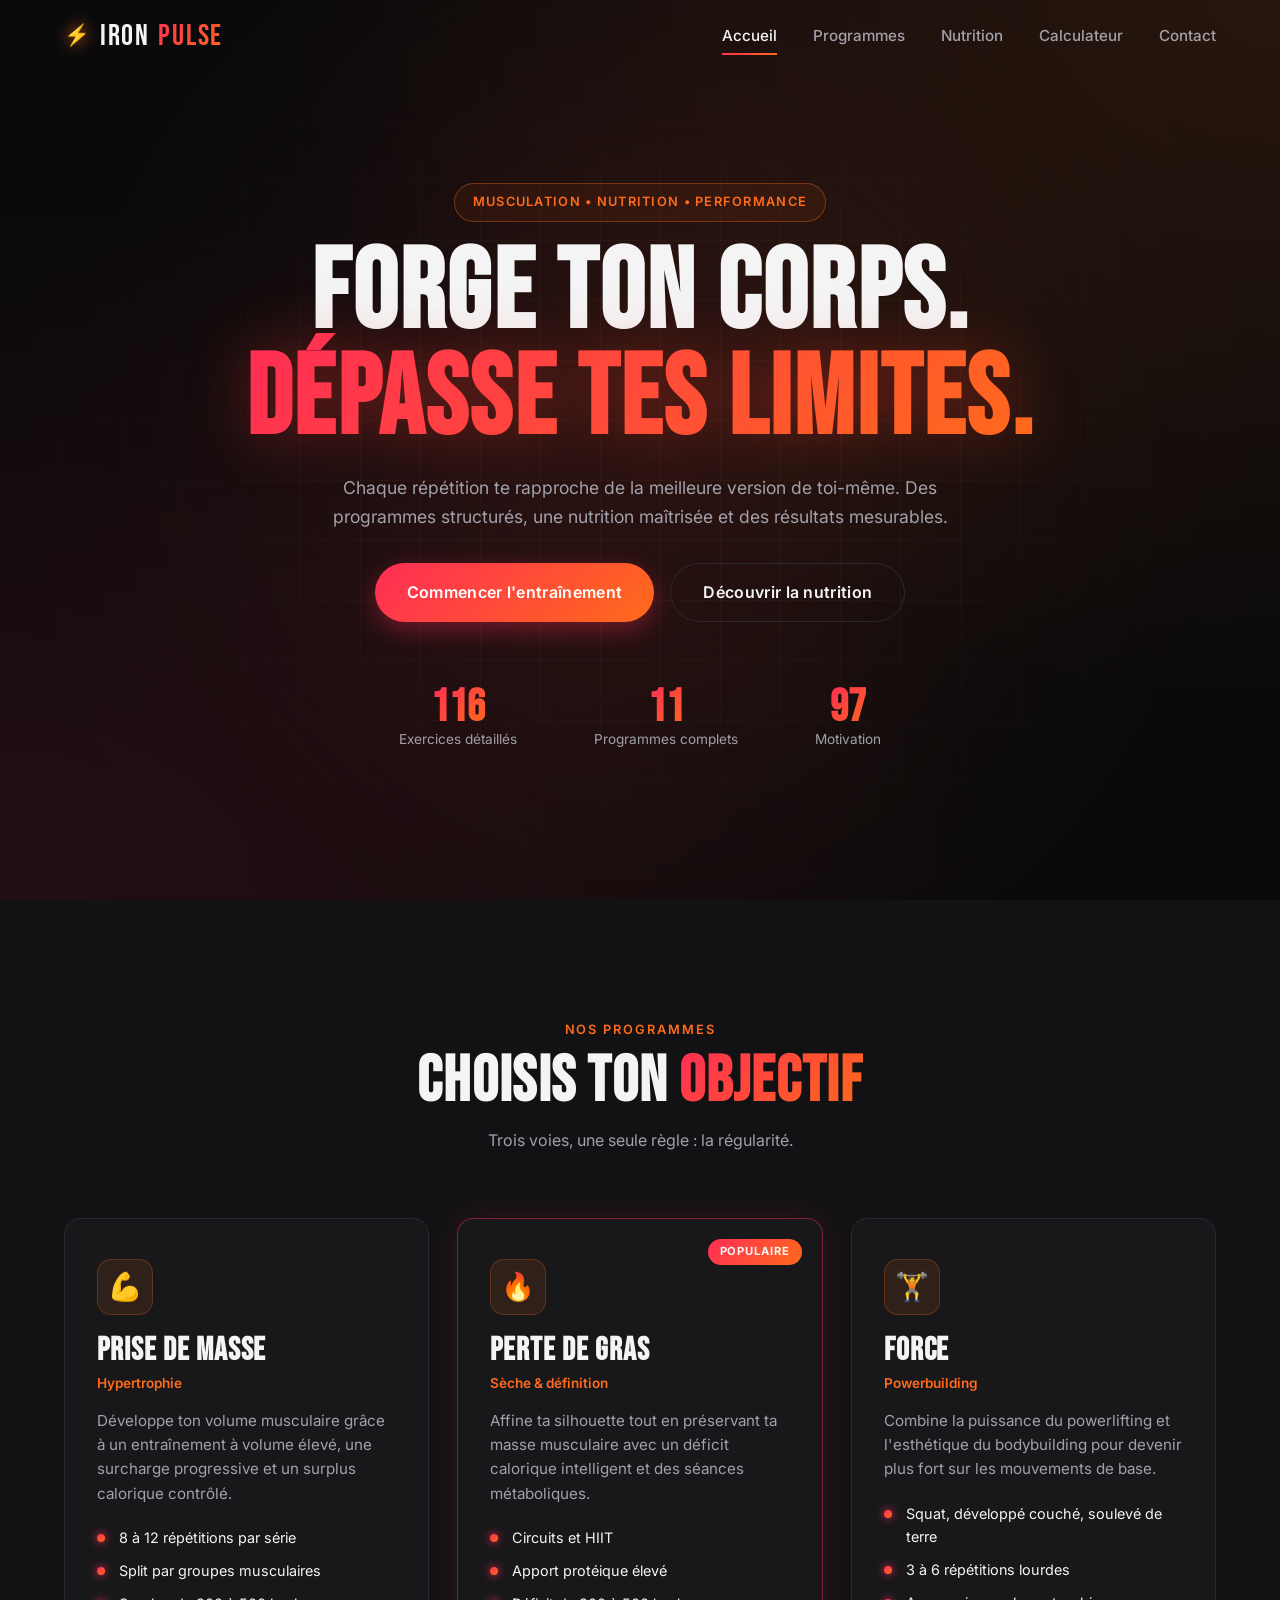
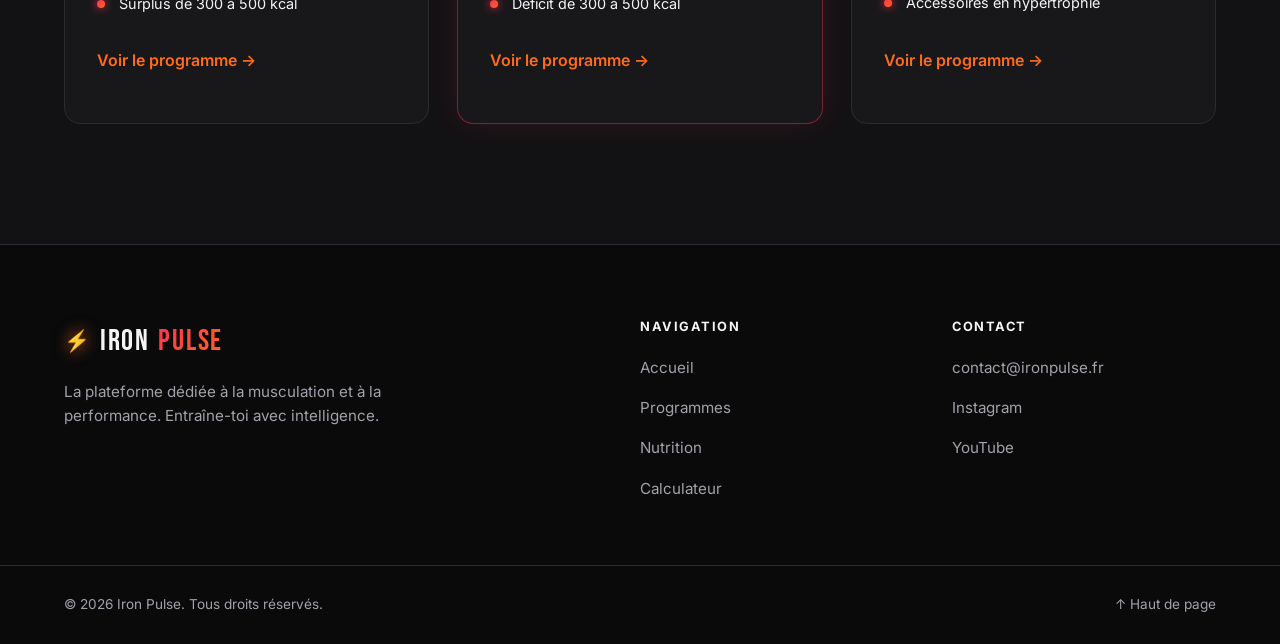
<file: index.html>
<!DOCTYPE html>
<html lang="fr">
<head>
    <meta charset="UTF-8">
    <meta name="viewport" content="width=device-width, initial-scale=1.0, viewport-fit=cover">
    <meta name="theme-color" content="#0a0a0b">
    <meta name="description" content="Iron Pulse — Musculation, nutrition et performance. Programmes d'hypertrophie, de perte de gras et de force.">
    <title>Iron Pulse — Musculation & Performance</title>
    <link rel="preconnect" href="https://fonts.googleapis.com">
    <link rel="preconnect" href="https://fonts.gstatic.com" crossorigin>
    <link href="https://fonts.googleapis.com/css2?family=Bebas+Neue&family=Inter:wght@400;500;600;700&display=swap" rel="stylesheet">
    <link rel="stylesheet" href="style.css">
</head>
<body>

    <!-- ===== EN-TÊTE ===== -->
    <header class="header" id="header">
        <div class="container header__inner">
            <a href="#accueil" class="logo">
                <span class="logo__icon">⚡</span>
                IRON <span class="logo__accent">PULSE</span>
            </a>

            <nav class="nav" id="nav" aria-label="Navigation principale">
                <ul class="nav__list">
                    <li><a href="#accueil" class="nav__link active">Accueil</a></li>
                    <li><a href="#programmes" class="nav__link">Programmes</a></li>
                    <li><a href="#nutrition" class="nav__link">Nutrition</a></li>
                    <li><a href="#calculateur" class="nav__link">Calculateur</a></li>
                    <li><a href="#contact" class="nav__link">Contact</a></li>
                </ul>
            </nav>

            <button class="burger" id="burger" aria-label="Ouvrir le menu" aria-expanded="false" aria-controls="nav">
                <span></span>
                <span></span>
                <span></span>
            </button>
        </div>
    </header>

    <main>
        <!-- ===== SECTION HÉRO ===== -->
        <section class="hero" id="accueil">
            <div class="hero__glow"></div>
            <div class="container hero__content">
                <p class="hero__tag reveal">Musculation • Nutrition • Performance</p>
                <h1 class="hero__title reveal">
                    Forge ton corps.<br>
                    <span class="text-gradient">Dépasse tes limites.</span>
                </h1>
                <p class="hero__subtitle reveal">
                    Chaque répétition te rapproche de la meilleure version de toi-même.
                    Des programmes structurés, une nutrition maîtrisée et des résultats mesurables.
                </p>
                <div class="hero__actions reveal">
                    <a href="#programmes" class="btn btn--primary">Commencer l'entraînement</a>
                    <a href="#nutrition" class="btn btn--ghost">Découvrir la nutrition</a>
                </div>

                <ul class="hero__stats reveal">
                    <li><strong data-count="120">0</strong><span>Exercices détaillés</span></li>
                    <li><strong data-count="12">0</strong><span>Programmes complets</span></li>
                    <li><strong data-count="100" data-suffix="%">0</strong><span>Motivation</span></li>
                </ul>
            </div>
        </section>

        <!-- ===== CATÉGORIES ===== -->
        <section class="section categories" id="programmes">
            <div class="container">
                <header class="section__header reveal">
                    <p class="section__tag">Nos programmes</p>
                    <h2 class="section__title">Choisis ton <span class="text-gradient">objectif</span></h2>
                    <p class="section__subtitle">Trois voies, une seule règle : la régularité.</p>
                </header>

                <div class="cards">
                    <article class="card reveal">
                        <div class="card__icon">💪</div>
                        <h3 class="card__title">Prise de masse</h3>
                        <p class="card__label">Hypertrophie</p>
                        <p class="card__text">
                            Développe ton volume musculaire grâce à un entraînement à volume élevé,
                            une surcharge progressive et un surplus calorique contrôlé.
                        </p>
                        <ul class="card__list">
                            <li>8 à 12 répétitions par série</li>
                            <li>Split par groupes musculaires</li>
                            <li>Surplus de 300 à 500 kcal</li>
                        </ul>
                        <a href="#" class="card__link">Voir le programme →</a>
                    </article>

                    <article class="card card--featured reveal">
                        <span class="card__badge">Populaire</span>
                        <div class="card__icon">🔥</div>
                        <h3 class="card__title">Perte de gras</h3>
                        <p class="card__label">Sèche & définition</p>
                        <p class="card__text">
                            Affine ta silhouette tout en préservant ta masse musculaire avec
                            un déficit calorique intelligent et des séances métaboliques.
                        </p>
                        <ul class="card__list">
                            <li>Circuits et HIIT</li>
                            <li>Apport protéique élevé</li>
                            <li>Déficit de 300 à 500 kcal</li>
                        </ul>
                        <a href="#" class="card__link">Voir le programme →</a>
                    </article>

                    <article class="card reveal">
                        <div class="card__icon">🏋️</div>
                        <h3 class="card__title">Force</h3>
                        <p class="card__label">Powerbuilding</p>
                        <p class="card__text">
                            Combine la puissance du powerlifting et l'esthétique du bodybuilding
                            pour devenir plus fort sur les mouvements de base.
                        </p>
                        <ul class="card__list">
                            <li>Squat, développé couché, soulevé de terre</li>
                            <li>3 à 6 répétitions lourdes</li>
                            <li>Accessoires en hypertrophie</li>
                        </ul>
                        <a href="#" class="card__link">Voir le programme →</a>
                    </article>
                </div>
            </div>
        </section>
    </main>

    <!-- ===== PIED DE PAGE ===== -->
    <footer class="footer" id="contact">
        <div class="container footer__inner">
            <div class="footer__brand">
                <a href="#accueil" class="logo">
                    <span class="logo__icon">⚡</span>
                    IRON <span class="logo__accent">PULSE</span>
                </a>
                <p>La plateforme dédiée à la musculation et à la performance. Entraîne-toi avec intelligence.</p>
            </div>

            <div class="footer__col">
                <h4>Navigation</h4>
                <ul>
                    <li><a href="#accueil">Accueil</a></li>
                    <li><a href="#programmes">Programmes</a></li>
                    <li><a href="#nutrition">Nutrition</a></li>
                    <li><a href="#calculateur">Calculateur</a></li>
                </ul>
            </div>

            <div class="footer__col">
                <h4>Contact</h4>
                <ul>
                    <li><a href="mailto:contact@ironpulse.fr">contact@ironpulse.fr</a></li>
                    <li><a href="#">Instagram</a></li>
                    <li><a href="#">YouTube</a></li>
                </ul>
            </div>
        </div>

        <div class="footer__bottom">
            <div class="container">
                <p>&copy; <span id="year"></span> Iron Pulse. Tous droits réservés.</p>
                <a href="#accueil" class="footer__top" aria-label="Retour en haut">↑ Haut de page</a>
            </div>
        </div>
    </footer>

    <script src="script.js"></script>
</body>
</html>
</file>
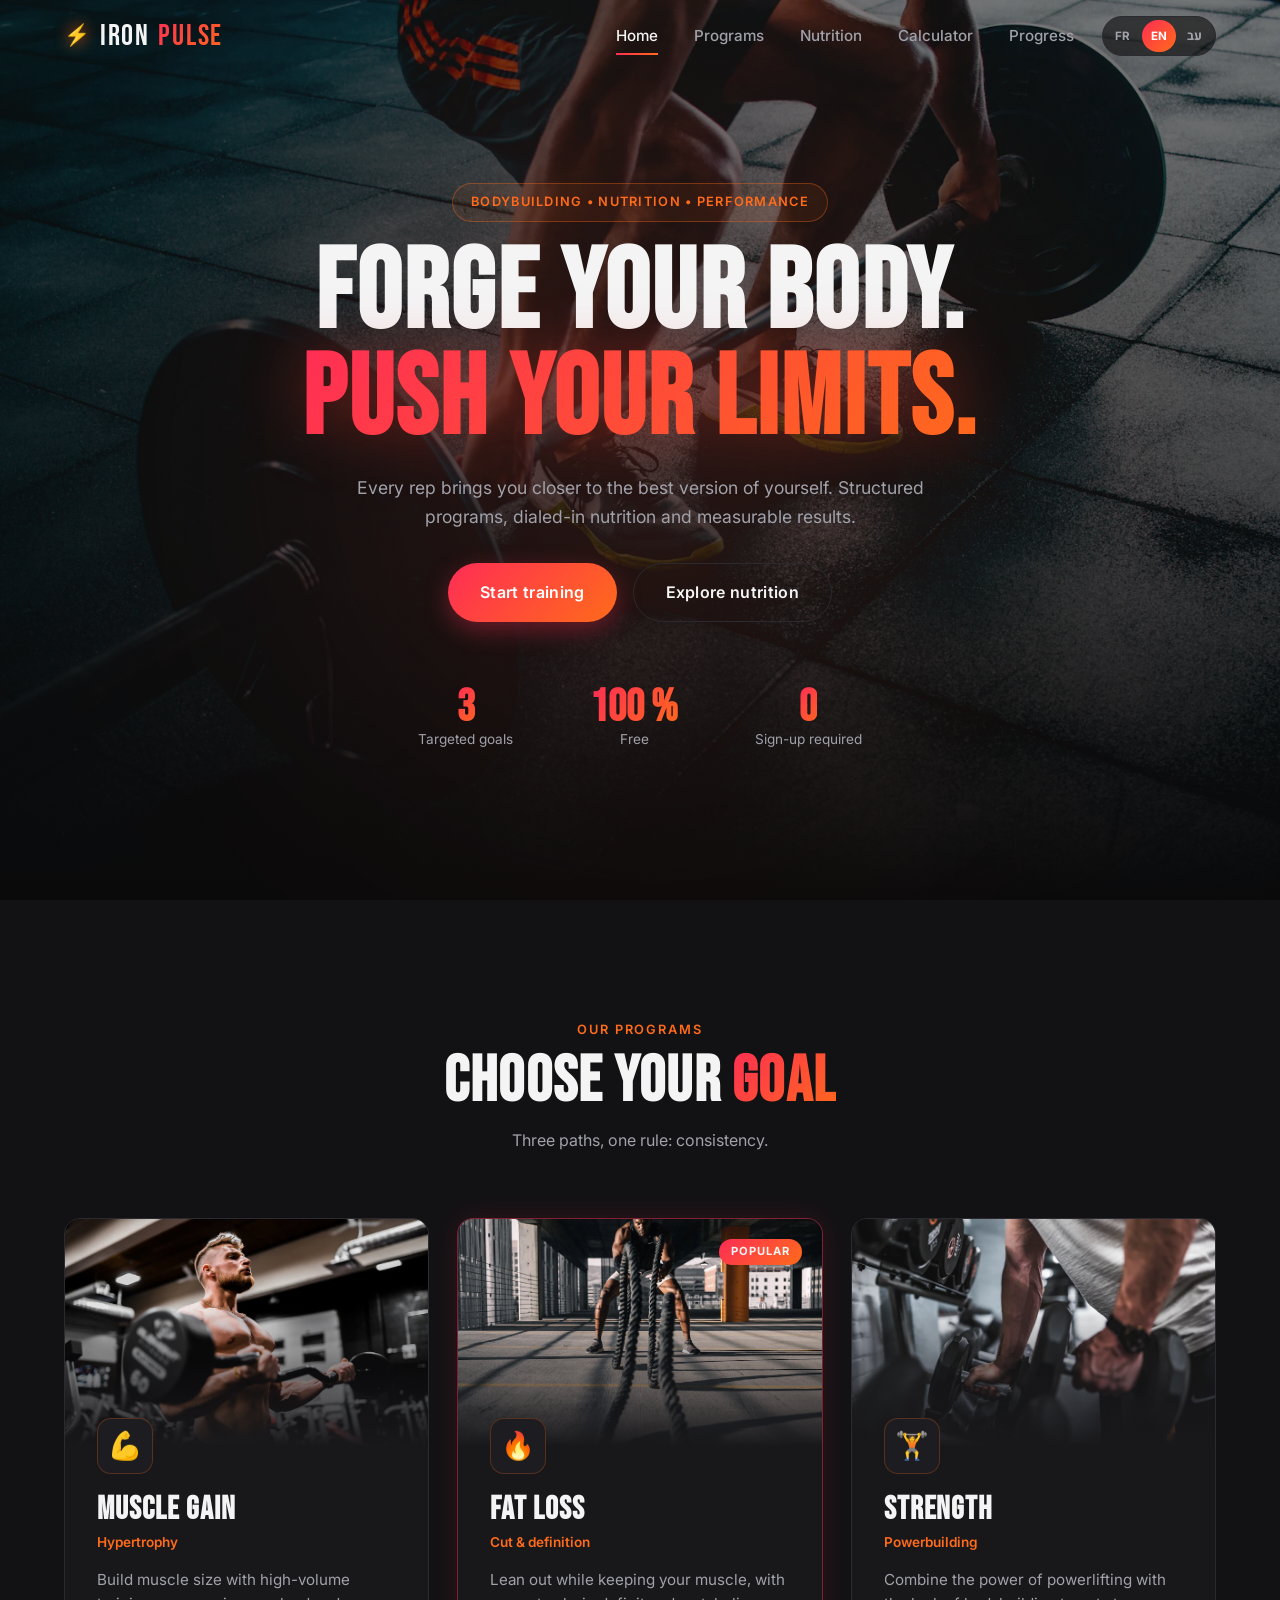
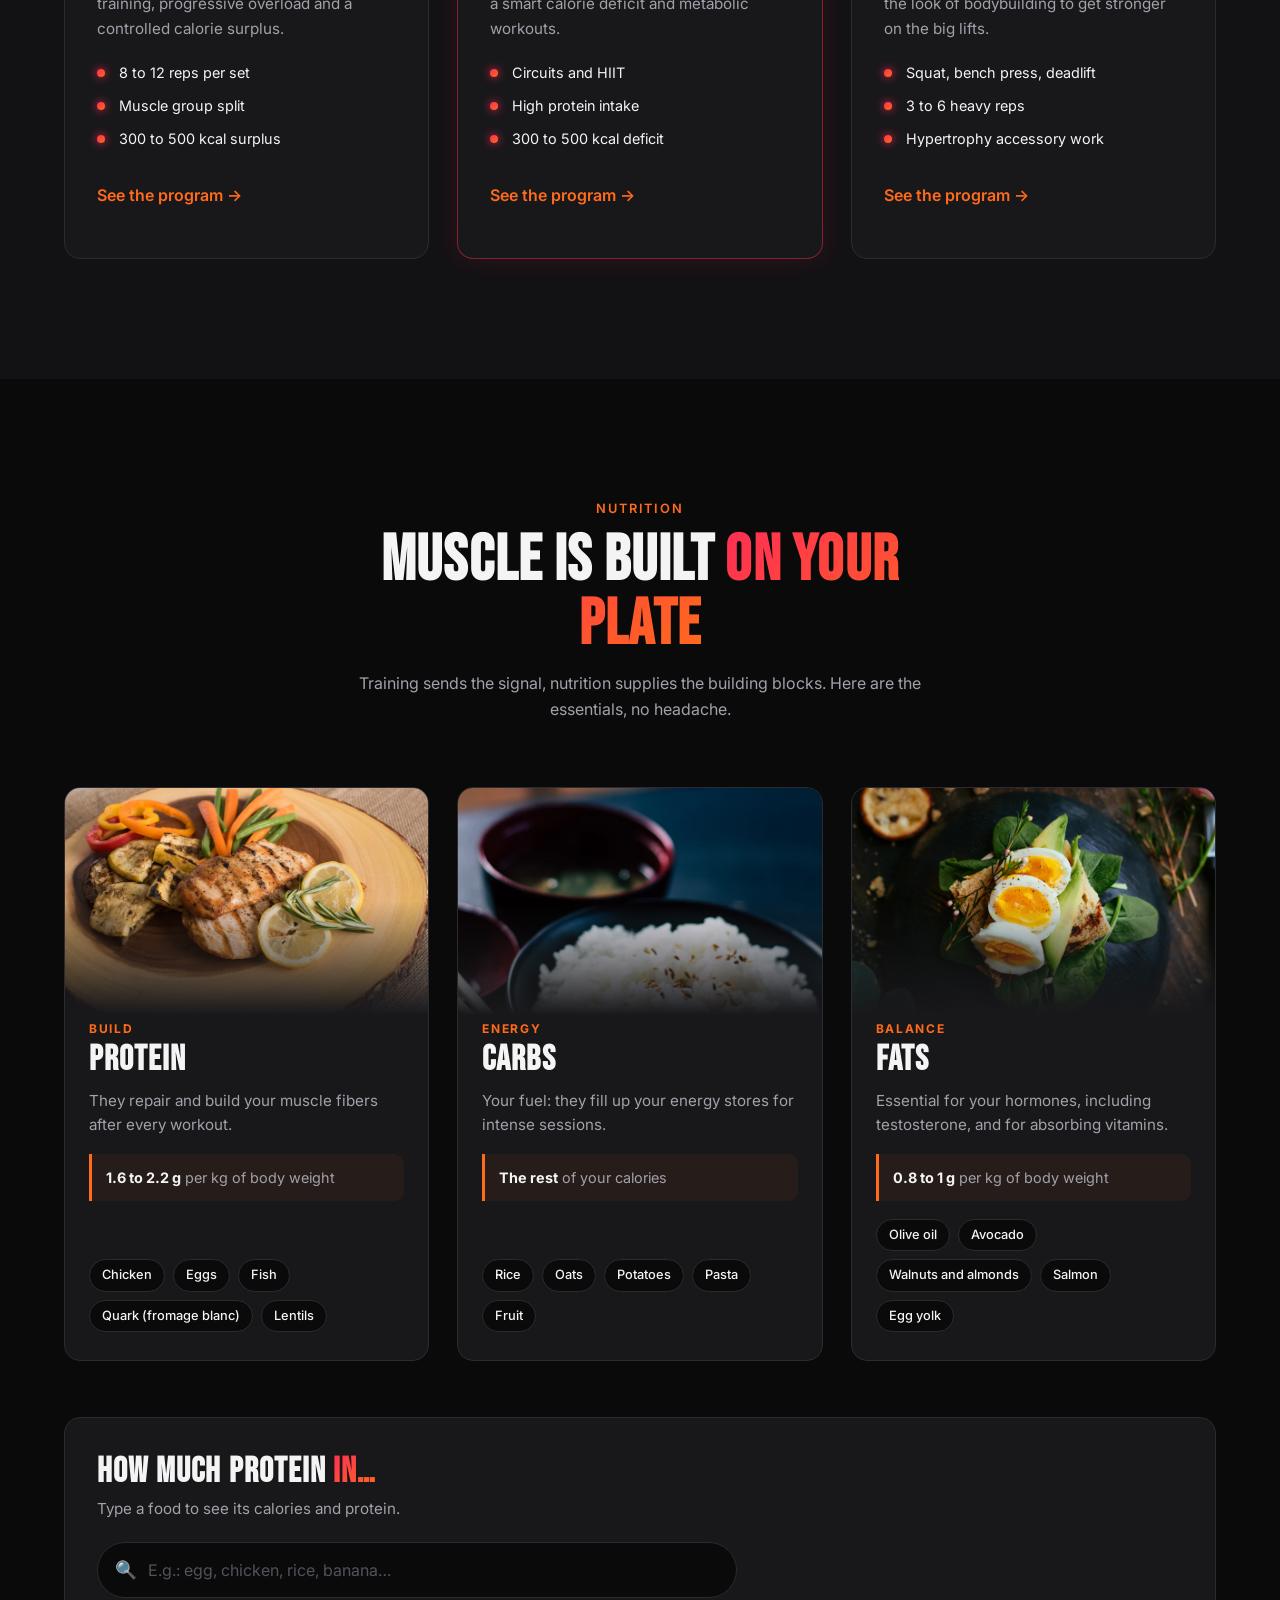
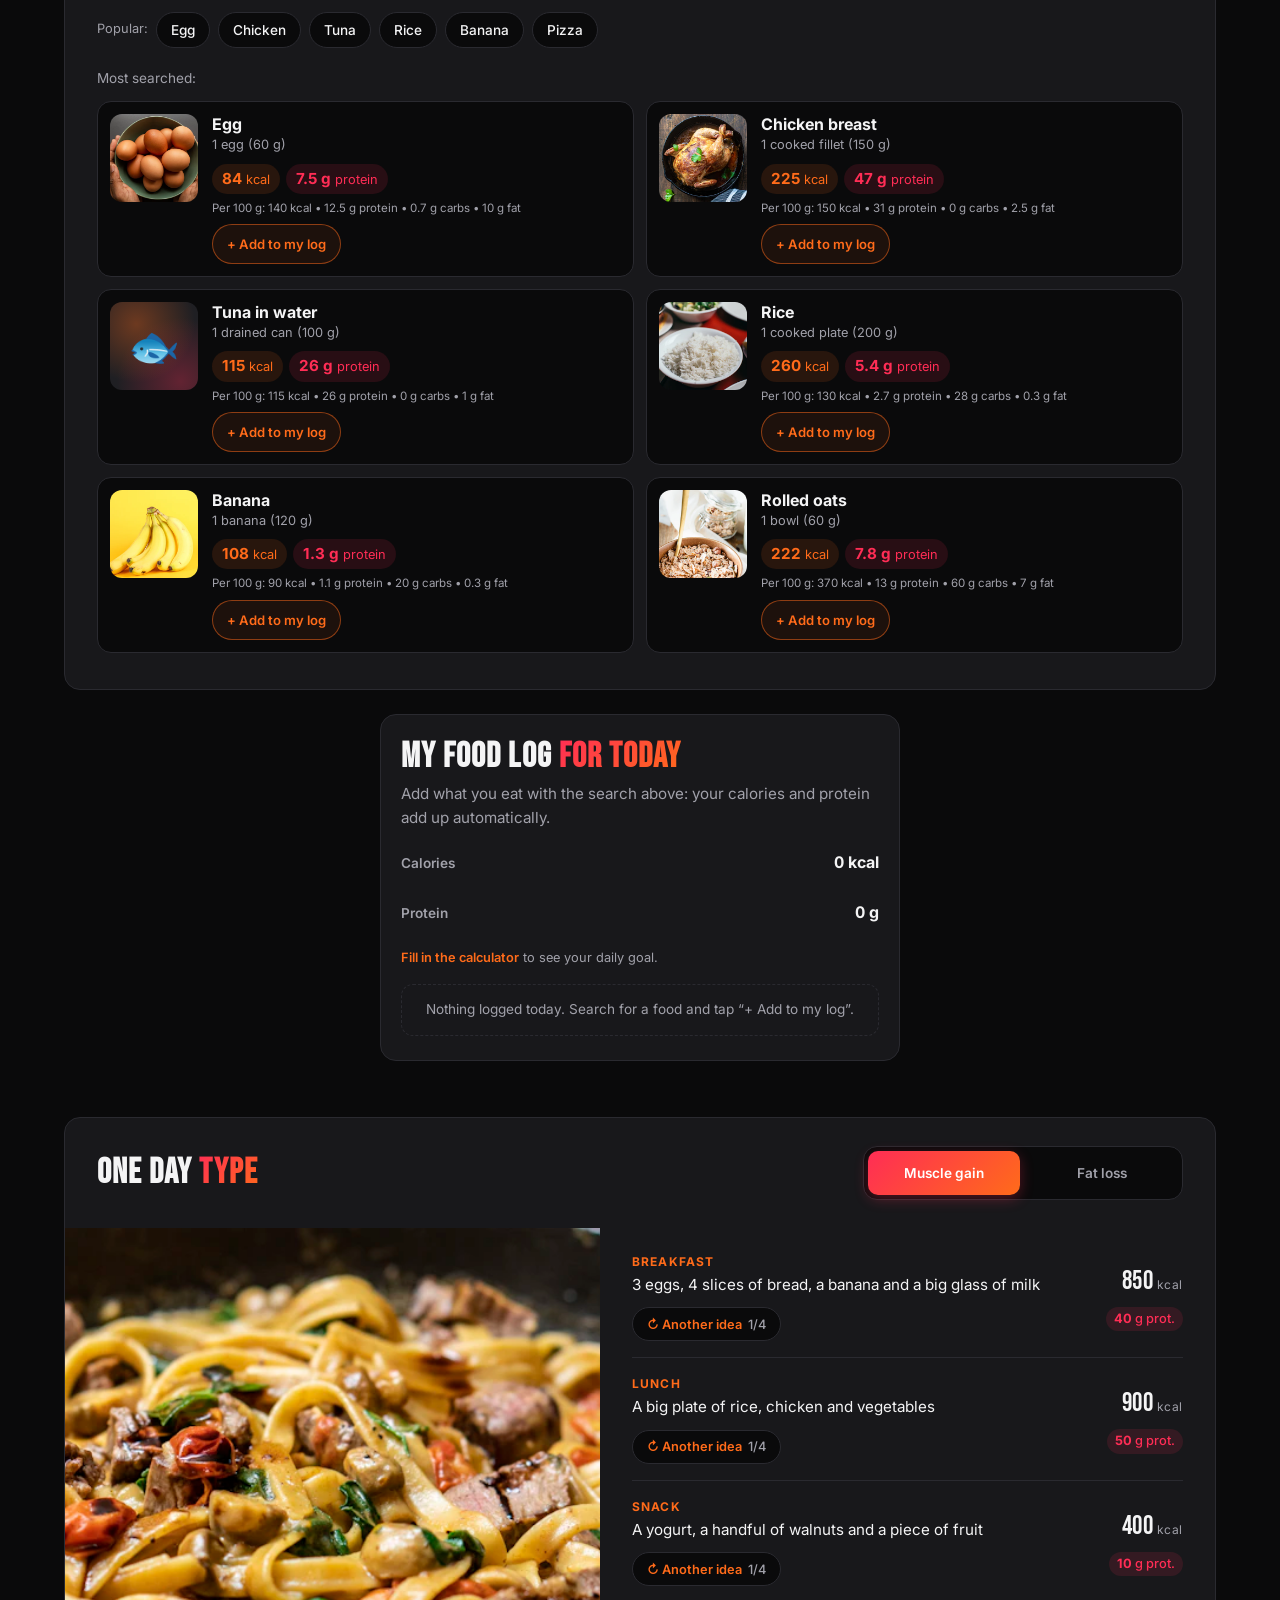
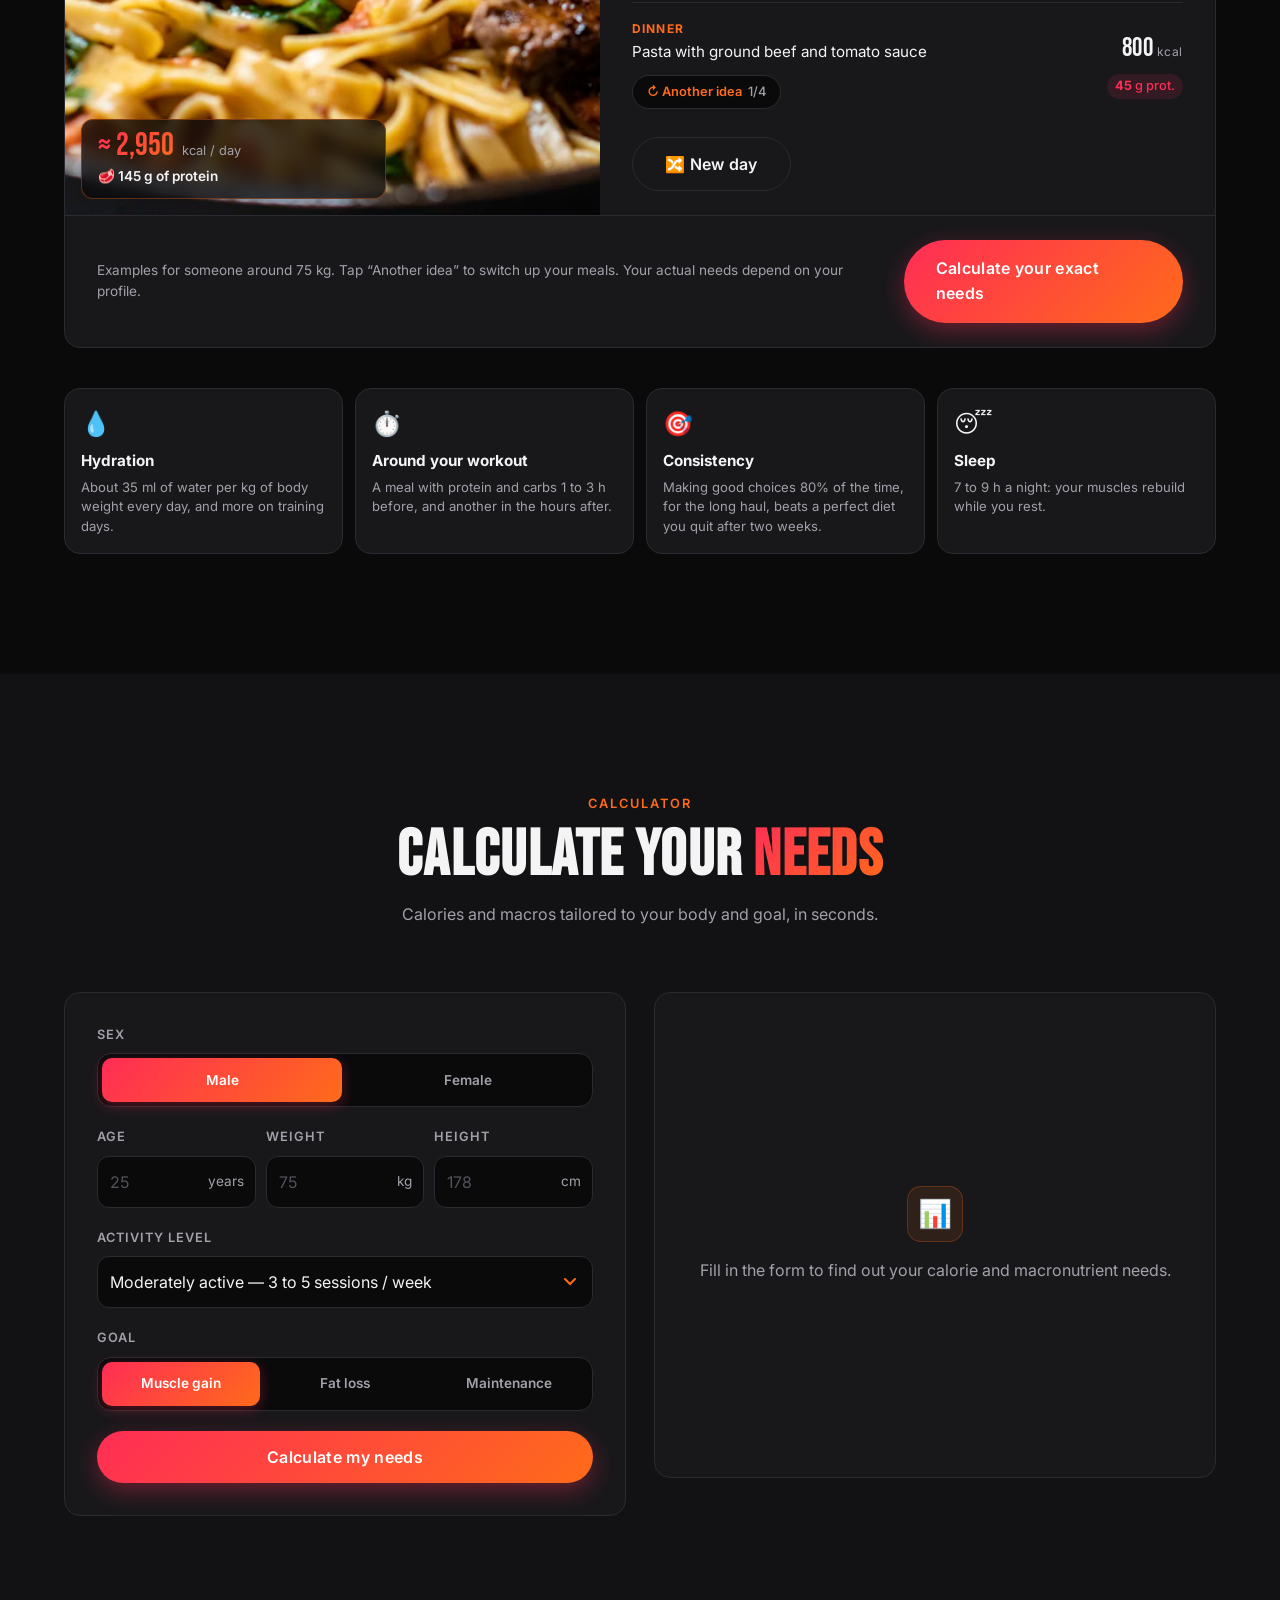
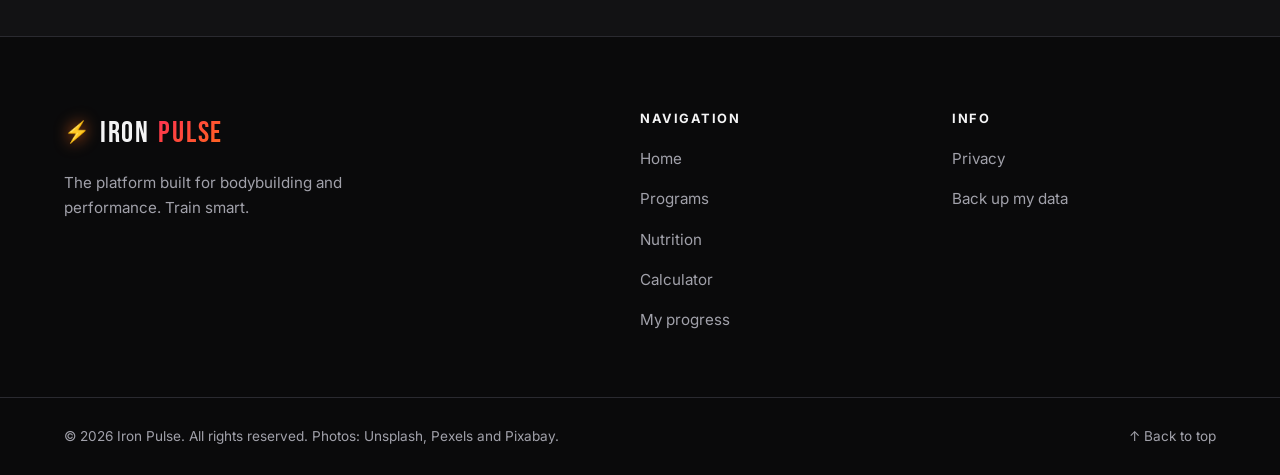
<file: public/index.html>
<!DOCTYPE html>
<html lang="fr">
<head>
    <meta charset="UTF-8">
    <meta name="viewport" content="width=device-width, initial-scale=1.0, viewport-fit=cover">
    <meta name="theme-color" content="#0a0a0b">
    <link rel="manifest" href="manifest.webmanifest">
    <link rel="icon" href="icons/favicon.svg" type="image/svg+xml">
    <link rel="icon" href="icons/favicon-32.png" sizes="32x32" type="image/png">
    <link rel="apple-touch-icon" href="icons/apple-touch-icon.png">
    <meta name="mobile-web-app-capable" content="yes">
    <meta name="apple-mobile-web-app-capable" content="yes">
    <meta name="apple-mobile-web-app-status-bar-style" content="black">
    <meta name="apple-mobile-web-app-title" content="Iron Pulse">
    <meta property="og:type" content="website">
    <meta property="og:site_name" content="Iron Pulse">
    <meta property="og:title" content="Iron Pulse — Musculation & Performance">
    <meta property="og:description" content="Programmes de musculation, nutrition, calculateur de calories, minuteur et carnet d'entraînement. Gratuit, sans inscription.">
    <meta property="og:url" content="https://iron-pulse-site.pages.dev/">
    <meta property="og:image" content="https://iron-pulse-site.pages.dev/images/og-image.jpg">
    <meta property="og:image:width" content="1200">
    <meta property="og:image:height" content="630">
    <meta property="og:locale" content="fr_FR">
    <meta property="og:locale:alternate" content="en_GB">
    <meta property="og:locale:alternate" content="he_IL">
    <meta name="twitter:card" content="summary_large_image">
    <meta name="description" content="Iron Pulse — Musculation, nutrition et performance. Programmes d'hypertrophie, de perte de gras et de force.">
    <title>Iron Pulse — Musculation & Performance</title>
    <link rel="preconnect" href="https://fonts.googleapis.com">
    <link rel="preconnect" href="https://fonts.gstatic.com" crossorigin>
    <link href="https://fonts.googleapis.com/css2?family=Bebas+Neue&family=Heebo:wght@400;500;600;700;800&family=Inter:wght@400;500;600;700&display=swap" rel="stylesheet">
    <link rel="stylesheet" href="style.css">
    <script src="i18n.js"></script>
</head>
<body>

    <!-- ===== EN-TÊTE ===== -->
    <header class="header" id="header">
        <div class="container header__inner">
            <a href="#accueil" class="logo">
                <span class="logo__icon">⚡</span>
                IRON <span class="logo__accent">PULSE</span>
            </a>

            <nav class="nav" id="nav" aria-label="Navigation principale">
                <ul class="nav__list">
                    <li><a href="#accueil" class="nav__link active">Accueil</a></li>
                    <li><a href="#programmes" class="nav__link">Programmes</a></li>
                    <li><a href="#nutrition" class="nav__link">Nutrition</a></li>
                    <li><a href="#calculateur" class="nav__link">Calculateur</a></li>
                    <li><a href="progres.html" class="nav__link">Progrès</a></li>
                </ul>
            </nav>

            <div class="lang-switch" role="group" aria-label="Langue">
                <button type="button" data-lang="fr" lang="fr" aria-label="Français">FR</button>
                <button type="button" data-lang="en" lang="en" aria-label="English">EN</button>
                <button type="button" data-lang="he" lang="he" aria-label="עברית">עב</button>
            </div>

            <button class="burger" id="burger" aria-label="Ouvrir le menu" aria-expanded="false" aria-controls="nav">
                <span></span>
                <span></span>
                <span></span>
            </button>
        </div>
    </header>

    <main>
        <!-- ===== SECTION HÉRO ===== -->
        <section class="hero" id="accueil">
            <div class="hero__bg" aria-hidden="true"></div>
            <div class="hero__glow"></div>
            <div class="container hero__content">
                <p class="hero__tag reveal">Musculation • Nutrition • Performance</p>
                <h1 class="hero__title reveal">
                    Forge ton corps.<br>
                    <span class="text-gradient">Dépasse tes limites.</span>
                </h1>
                <p class="hero__subtitle reveal">
                    Chaque répétition te rapproche de la meilleure version de toi-même.
                    Des programmes structurés, une nutrition maîtrisée et des résultats mesurables.
                </p>
                <div class="hero__actions reveal">
                    <a href="#programmes" class="btn btn--primary">Commencer l'entraînement</a>
                    <a href="#nutrition" class="btn btn--ghost">Découvrir la nutrition</a>
                </div>

                <ul class="hero__stats reveal">
                    <li><strong data-count="3" data-suffix="">0</strong><span>Objectifs ciblés</span></li>
                    <li><strong data-count="100" data-suffix=" %">0</strong><span>Gratuit</span></li>
                    <li><strong>0</strong><span>Inscription requise</span></li>
                </ul>
            </div>
        </section>

        <!-- ===== CATÉGORIES ===== -->
        <section class="section categories" id="programmes">
            <div class="container">
                <header class="section__header reveal">
                    <p class="section__tag">Nos programmes</p>
                    <h2 class="section__title">Choisis ton <span class="text-gradient">objectif</span></h2>
                    <p class="section__subtitle">Trois voies, une seule règle : la régularité.</p>
                </header>

                <div class="cards carousel" data-carousel>
                    <article class="card reveal">
                        <div class="card__media">
                            <img src="images/prise-de-masse.webp" alt="Athlète musclé réalisant un curl à la barre en salle de sport" width="800" height="533" loading="lazy">
                        </div>
                        <div class="card__icon">💪</div>
                        <h3 class="card__title">Prise de masse</h3>
                        <p class="card__label">Hypertrophie</p>
                        <p class="card__text">
                            Développe ton volume musculaire grâce à un entraînement à volume élevé,
                            une surcharge progressive et un surplus calorique contrôlé.
                        </p>
                        <ul class="card__list">
                            <li>8 à 12 répétitions par série</li>
                            <li>Split par groupes musculaires</li>
                            <li>Surplus de 300 à 500 kcal</li>
                        </ul>
                        <a href="programme.html?objectif=masse" class="card__link">Voir le programme →</a>
                    </article>

                    <article class="card card--featured reveal">
                        <div class="card__media">
                            <img src="images/perte-de-gras.webp" alt="Séance intense aux cordes ondulatoires" width="800" height="533" loading="lazy">
                        </div>
                        <span class="card__badge">Populaire</span>
                        <div class="card__icon">🔥</div>
                        <h3 class="card__title">Perte de gras</h3>
                        <p class="card__label">Sèche & définition</p>
                        <p class="card__text">
                            Affine ta silhouette tout en préservant ta masse musculaire avec
                            un déficit calorique intelligent et des séances métaboliques.
                        </p>
                        <ul class="card__list">
                            <li>Circuits et HIIT</li>
                            <li>Apport protéique élevé</li>
                            <li>Déficit de 300 à 500 kcal</li>
                        </ul>
                        <a href="programme.html?objectif=seche" class="card__link">Voir le programme →</a>
                    </article>

                    <article class="card reveal">
                        <div class="card__media">
                            <img src="images/force.webp" alt="Main saisissant un haltère lourd" width="800" height="533" loading="lazy">
                        </div>
                        <div class="card__icon">🏋️</div>
                        <h3 class="card__title">Force</h3>
                        <p class="card__label">Powerbuilding</p>
                        <p class="card__text">
                            Combine la puissance du powerlifting et l'esthétique du bodybuilding
                            pour devenir plus fort sur les mouvements de base.
                        </p>
                        <ul class="card__list">
                            <li>Squat, développé couché, soulevé de terre</li>
                            <li>3 à 6 répétitions lourdes</li>
                            <li>Accessoires en hypertrophie</li>
                        </ul>
                        <a href="programme.html?objectif=force" class="card__link">Voir le programme →</a>
                    </article>
                </div>
            </div>
        </section>

        <!-- ===== NUTRITION ===== -->
        <section class="section" id="nutrition">
            <div class="container">
                <header class="section__header reveal">
                    <p class="section__tag">Nutrition</p>
                    <h2 class="section__title">Le muscle se construit <span class="text-gradient">dans l'assiette</span></h2>
                    <p class="section__subtitle">L'entraînement donne le signal, la nutrition fournit les matériaux. Voici l'essentiel, sans prise de tête.</p>
                </header>

                <div class="foods carousel" data-carousel>
                    <article class="food reveal">
                        <div class="food__media">
                            <img src="images/proteines.webp" alt="Blanc de poulet grillé avec légumes et citron" width="800" height="533" loading="lazy">
                        </div>
                        <div class="food__body">
                            <p class="food__tag">Construire</p>
                            <h3 class="food__title">Protéines</h3>
                            <p class="food__text">Elles réparent et construisent tes fibres musculaires après chaque séance.</p>
                            <p class="food__dose"><strong>1,6 à 2,2 g</strong> par kg de poids de corps</p>
                            <ul class="chips">
                                <li>Poulet</li><li>Œufs</li><li>Poisson</li><li>Fromage blanc</li><li>Lentilles</li>
                            </ul>
                        </div>
                    </article>

                    <article class="food reveal">
                        <div class="food__media">
                            <img src="images/glucides.webp" alt="Bol de riz blanc fumant" width="800" height="533" loading="lazy">
                        </div>
                        <div class="food__body">
                            <p class="food__tag">Énergie</p>
                            <h3 class="food__title">Glucides</h3>
                            <p class="food__text">Ton carburant : ils remplissent tes réserves d'énergie pour des séances intenses.</p>
                            <p class="food__dose"><strong>Le reste</strong> de tes calories</p>
                            <ul class="chips">
                                <li>Riz</li><li>Avoine</li><li>Pommes de terre</li><li>Pâtes</li><li>Fruits</li>
                            </ul>
                        </div>
                    </article>

                    <article class="food reveal">
                        <div class="food__media">
                            <img src="images/lipides.webp" alt="Tartine à l'avocat et aux œufs durs" width="800" height="533" loading="lazy">
                        </div>
                        <div class="food__body">
                            <p class="food__tag">Équilibrer</p>
                            <h3 class="food__title">Lipides</h3>
                            <p class="food__text">Indispensables à tes hormones, dont la testostérone, et à l'absorption des vitamines.</p>
                            <p class="food__dose"><strong>0,8 à 1 g</strong> par kg de poids de corps</p>
                            <ul class="chips">
                                <li>Huile d'olive</li><li>Avocat</li><li>Noix et amandes</li><li>Saumon</li><li>Jaune d'œuf</li>
                            </ul>
                        </div>
                    </article>
                </div>

                <div class="search reveal" id="recherche-aliment">
                    <h3 class="search__title">Combien de protéines <span class="text-gradient">dans…</span></h3>
                    <p class="search__subtitle">Tape un aliment pour voir ses calories et ses protéines.</p>
                    <div class="search__field">
                        <span class="search__icon" aria-hidden="true">🔍</span>
                        <input type="search" id="aliment-recherche" placeholder="Ex. : œuf, poulet, riz, banane…" autocomplete="off" enterkeyhint="search" aria-label="Rechercher un aliment" aria-controls="aliment-resultats">
                    </div>
                    <div class="search__suggest">
                        <span>Populaires :</span>
                        <button type="button" class="chip-btn">Œuf</button>
                        <button type="button" class="chip-btn">Poulet</button>
                        <button type="button" class="chip-btn">Thon</button>
                        <button type="button" class="chip-btn">Riz</button>
                        <button type="button" class="chip-btn">Banane</button>
                        <button type="button" class="chip-btn">Pizza</button>
                    </div>
                    <p class="search__status" id="aliment-statut" aria-live="polite"></p>
                    <ul class="search__results" id="aliment-resultats"></ul>
                </div>

                <div class="journal reveal" id="journal">
                    <h3 class="search__title">Mon journal <span class="text-gradient">du jour</span></h3>
                    <p class="search__subtitle">Ajoute ce que tu manges avec la recherche ci-dessus : tes calories et tes protéines se comptent toutes seules.</p>
                    <div class="journal__jauges">
                        <div class="jauge">
                            <div class="jauge__tete"><span class="jauge__nom">Calories</span><strong class="jauge__valeur" id="jauge-kcal-valeur" dir="ltr">0</strong></div>
                            <div class="jauge__barre" role="progressbar" aria-valuemin="0" aria-valuemax="100"><span class="jauge__remplissage" id="jauge-kcal"></span></div>
                            <span class="jauge__reste" id="jauge-kcal-reste"></span>
                        </div>
                        <div class="jauge">
                            <div class="jauge__tete"><span class="jauge__nom">Protéines</span><strong class="jauge__valeur" id="jauge-prot-valeur" dir="ltr">0</strong></div>
                            <div class="jauge__barre" role="progressbar" aria-valuemin="0" aria-valuemax="100"><span class="jauge__remplissage" id="jauge-prot"></span></div>
                            <span class="jauge__reste" id="jauge-prot-reste"></span>
                        </div>
                    </div>
                    <p class="journal__macros" id="journal-macros"></p>
                    <p class="journal__objectif" id="journal-objectif"></p>
                    <ul class="journal__liste" id="journal-liste"></ul>
                    <p class="journal__vide" id="journal-vide">Rien de noté aujourd'hui. Cherche un aliment et touche « + Ajouter à mon journal ».</p>
                </div>

                <div class="day reveal">
                    <div class="day__head">
                        <h3 class="day__title">Une journée <span class="text-gradient">type</span></h3>
                        <div class="segmented day__switch">
                            <input type="radio" name="journee" id="journee-masse" value="masse" checked>
                            <label for="journee-masse">Prise de masse</label>
                            <input type="radio" name="journee" id="journee-seche" value="seche">
                            <label for="journee-seche">Perte de gras</label>
                        </div>
                    </div>

                    <div class="day__panel" data-journee="masse">
                        <div class="day__media">
                            <img src="images/journee-masse.webp" alt="Poêlée de pâtes au bœuf" width="800" height="533" loading="lazy">
                            <div class="day__total"><strong>≈ 2 950</strong><span>kcal / jour</span><em class="day__prot"></em></div>
                        </div>
                        <div class="day__menu">
                        <ol class="meals">
                            <li class="meal"><span class="meal__time">Petit-déjeuner</span><p class="meal__desc">3 œufs, 4 tranches de pain, une banane et un grand verre de lait</p><div class="meal__nums"><span class="meal__kcal">850</span><span class="meal__prot"></span></div></li>
                            <li class="meal"><span class="meal__time">Déjeuner</span><p class="meal__desc">Une grande assiette de riz, du poulet et des légumes</p><div class="meal__nums"><span class="meal__kcal">900</span><span class="meal__prot"></span></div></li>
                            <li class="meal"><span class="meal__time">Collation</span><p class="meal__desc">Un yaourt, une poignée de noix et un fruit</p><div class="meal__nums"><span class="meal__kcal">400</span><span class="meal__prot"></span></div></li>
                            <li class="meal"><span class="meal__time">Dîner</span><p class="meal__desc">Des pâtes avec de la viande hachée et de la sauce tomate</p><div class="meal__nums"><span class="meal__kcal">800</span><span class="meal__prot"></span></div></li>
                        </ol>
                        <button type="button" class="btn btn--ghost day__shuffle">🔀 Nouvelle journée</button>
                        </div>
                    </div>

                    <div class="day__panel" data-journee="seche" hidden>
                        <div class="day__media">
                            <img src="images/journee-seche.webp" alt="Pavé de saumon grillé et légumes" width="800" height="533" loading="lazy">
                            <div class="day__total"><strong>≈ 2 000</strong><span>kcal / jour</span><em class="day__prot"></em></div>
                        </div>
                        <div class="day__menu">
                        <ol class="meals">
                            <li class="meal"><span class="meal__time">Petit-déjeuner</span><p class="meal__desc">2 œufs, 2 tranches de pain, un fruit et un verre de lait</p><div class="meal__nums"><span class="meal__kcal">500</span><span class="meal__prot"></span></div></li>
                            <li class="meal"><span class="meal__time">Déjeuner</span><p class="meal__desc">Une assiette de riz, du poulet et des légumes</p><div class="meal__nums"><span class="meal__kcal">650</span><span class="meal__prot"></span></div></li>
                            <li class="meal"><span class="meal__time">Collation</span><p class="meal__desc">Un fromage blanc et une pomme</p><div class="meal__nums"><span class="meal__kcal">200</span><span class="meal__prot"></span></div></li>
                            <li class="meal"><span class="meal__time">Dîner</span><p class="meal__desc">Une bonne portion de poisson, des pommes de terre et de la salade</p><div class="meal__nums"><span class="meal__kcal">650</span><span class="meal__prot"></span></div></li>
                        </ol>
                        <button type="button" class="btn btn--ghost day__shuffle">🔀 Nouvelle journée</button>
                        </div>
                    </div>

                    <div class="day__foot">
                        <p class="day__note">Exemples pour une personne d'environ 75 kg. Touche « Autre idée » pour varier tes repas. Tes besoins réels dépendent de ton profil.</p>
                        <a href="#calculateur" class="btn btn--primary">Calcule tes besoins exacts</a>
                    </div>
                </div>

                <ul class="tips">
                    <li class="tip reveal">
                        <span class="tip__icon">💧</span>
                        <h4>Hydratation</h4>
                        <p>Environ 35 ml d'eau par kg de poids chaque jour, et davantage les jours d'entraînement.</p>
                    </li>
                    <li class="tip reveal">
                        <span class="tip__icon">⏱️</span>
                        <h4>Autour de la séance</h4>
                        <p>Un repas avec protéines et glucides 1 à 3 h avant, et un autre dans les heures qui suivent.</p>
                    </li>
                    <li class="tip reveal">
                        <span class="tip__icon">🎯</span>
                        <h4>Régularité</h4>
                        <p>80 % de bons choix tenus sur la durée valent mieux qu'un régime parfait abandonné en deux semaines.</p>
                    </li>
                    <li class="tip reveal">
                        <span class="tip__icon">😴</span>
                        <h4>Sommeil</h4>
                        <p>7 à 9 h par nuit : c'est pendant le repos que le muscle se reconstruit.</p>
                    </li>
                </ul>
            </div>
        </section>

        <!-- ===== CALCULATEUR ===== -->
        <section class="section section--alt" id="calculateur">
            <div class="container">
                <header class="section__header reveal">
                    <p class="section__tag">Calculateur</p>
                    <h2 class="section__title">Calcule tes <span class="text-gradient">besoins</span></h2>
                    <p class="section__subtitle">Calories et macronutriments adaptés à ton corps et à ton objectif, en quelques secondes.</p>
                </header>

                <div class="calc">
                    <form class="calc__form reveal" id="calc-form" novalidate>
                        <fieldset class="field">
                            <legend class="field__label">Sexe</legend>
                            <div class="segmented">
                                <input type="radio" name="sexe" id="sexe-homme" value="homme" checked>
                                <label for="sexe-homme">Homme</label>
                                <input type="radio" name="sexe" id="sexe-femme" value="femme">
                                <label for="sexe-femme">Femme</label>
                            </div>
                        </fieldset>

                        <div class="field-row">
                            <div class="field">
                                <label class="field__label" for="age">Âge</label>
                                <div class="input-unit">
                                    <input type="number" id="age" name="age" inputmode="numeric" min="15" max="80" step="1" placeholder="25" required>
                                    <span>ans</span>
                                </div>
                            </div>
                            <div class="field">
                                <label class="field__label" for="poids">Poids</label>
                                <div class="input-unit">
                                    <input type="number" id="poids" name="poids" inputmode="decimal" min="35" max="250" step="0.1" placeholder="75" required>
                                    <span>kg</span>
                                </div>
                            </div>
                            <div class="field">
                                <label class="field__label" for="taille">Taille</label>
                                <div class="input-unit">
                                    <input type="number" id="taille" name="taille" inputmode="numeric" min="130" max="230" step="1" placeholder="178" required>
                                    <span>cm</span>
                                </div>
                            </div>
                        </div>

                        <div class="field">
                            <label class="field__label" for="activite">Niveau d'activité</label>
                            <select class="select" id="activite" name="activite">
                                <option value="1.2">Sédentaire — peu ou pas de sport</option>
                                <option value="1.375">Légèrement actif — 1 à 3 séances / semaine</option>
                                <option value="1.55" selected>Modérément actif — 3 à 5 séances / semaine</option>
                                <option value="1.725">Très actif — 6 à 7 séances / semaine</option>
                                <option value="1.9">Extrêmement actif — sport intense + travail physique</option>
                            </select>
                        </div>

                        <fieldset class="field">
                            <legend class="field__label">Objectif</legend>
                            <div class="segmented segmented--3">
                                <input type="radio" name="objectif" id="obj-masse" value="masse" checked>
                                <label for="obj-masse">Prise de masse</label>
                                <input type="radio" name="objectif" id="obj-seche" value="seche">
                                <label for="obj-seche">Perte de gras</label>
                                <input type="radio" name="objectif" id="obj-maintien" value="maintien">
                                <label for="obj-maintien">Maintien</label>
                            </div>
                        </fieldset>

                        <p class="calc__error" id="calc-error" role="alert"></p>

                        <button type="submit" class="btn btn--primary calc__submit">Calculer mes besoins</button>
                    </form>

                    <div class="calc__results reveal" id="calc-results" aria-live="polite">
                        <div class="calc__empty" id="calc-empty">
                            <div class="card__icon">📊</div>
                            <p>Remplis le formulaire pour découvrir tes besoins en calories et en macronutriments.</p>
                        </div>

                        <div class="calc__output" id="calc-output" hidden>
                            <div class="calc__stats">
                                <div class="stat">
                                    <span class="stat__label">Métabolisme de base</span>
                                    <strong class="stat__value"><span id="res-bmr">0</span> <small>kcal</small></strong>
                                </div>
                                <div class="stat">
                                    <span class="stat__label">Dépense journalière</span>
                                    <strong class="stat__value"><span id="res-tdee">0</span> <small>kcal</small></strong>
                                </div>
                                <div class="stat stat--target">
                                    <span class="stat__label" id="res-target-label">Objectif</span>
                                    <strong class="stat__value"><span id="res-target">0</span> <small>kcal / jour</small></strong>
                                    <span class="stat__hint" id="res-target-hint"></span>
                                </div>
                            </div>

                            <h3 class="calc__subtitle">Répartition des macronutriments</h3>
                            <ul class="macros">
                                <li class="macro macro--protein">
                                    <div class="macro__head"><span>🥩 Protéines</span><strong><span id="res-prot">0</span> <small>g</small></strong></div>
                                    <div class="macro__bar"><span id="bar-prot"></span></div>
                                    <p class="macro__info" id="info-prot"></p>
                                </li>
                                <li class="macro macro--carbs">
                                    <div class="macro__head"><span>🍚 Glucides</span><strong><span id="res-carbs">0</span> <small>g</small></strong></div>
                                    <div class="macro__bar"><span id="bar-carbs"></span></div>
                                    <p class="macro__info" id="info-carbs"></p>
                                </li>
                                <li class="macro macro--fat">
                                    <div class="macro__head"><span>🥑 Lipides</span><strong><span id="res-fat">0</span> <small>g</small></strong></div>
                                    <div class="macro__bar"><span id="bar-fat"></span></div>
                                    <p class="macro__info" id="info-fat"></p>
                                </li>
                            </ul>

                            <a href="#programmes" class="card__link">Voir le programme adapté à ton objectif →</a>
                            <p class="calc__note">
                                Ces chiffres sont des estimations (formule de Mifflin-St Jeor). Pèse-toi chaque semaine
                                et ajuste de 100 à 200 kcal si ton poids n'évolue pas comme prévu.
                            </p>
                        </div>
                    </div>
                </div>
            </div>
        </section>
    </main>

    <!-- ===== BARRE D'ACCÈS RAPIDE (mobile) ===== -->
    <nav class="tabbar" aria-label="Accès rapide">
        <a href="#accueil" class="tabbar__link" data-cible="accueil">
            <svg viewBox="0 0 24 24" aria-hidden="true"><path d="M3 10.5 12 3l9 7.5"/><path d="M5 9.5V21h14V9.5"/><path d="M10 21v-6h4v6"/></svg>
            <span>Accueil</span>
        </a>
        <a href="#programmes" class="tabbar__link" data-cible="programmes">
            <svg viewBox="0 0 24 24" aria-hidden="true"><path d="M6.5 7v10M3.5 9.5v5M17.5 7v10M20.5 9.5v5M6.5 12h11"/></svg>
            <span>Programmes</span>
        </a>
        <a href="#nutrition" class="tabbar__link" data-cible="nutrition">
            <svg viewBox="0 0 24 24" aria-hidden="true"><path d="M12 7.5c-3-2-8-1-8 4.5 0 5 3 9 5.5 9 1.2 0 1.6-.6 2.5-.6s1.3.6 2.5.6c2.5 0 5.5-4 5.5-9 0-5.5-5-6.5-8-4.5z"/><path d="M12 7.5c0-2 1-4 3-4.5"/></svg>
            <span>Nutrition</span>
        </a>
        <a href="#recherche-aliment" class="tabbar__link" data-cible="recherche-aliment">
            <svg viewBox="0 0 24 24" aria-hidden="true"><circle cx="11" cy="11" r="7"/><path d="m20 20-3.5-3.5"/></svg>
            <span>Aliments</span>
        </a>
        <a href="#calculateur" class="tabbar__link" data-cible="calculateur">
            <svg viewBox="0 0 24 24" aria-hidden="true"><rect x="5" y="3" width="14" height="18" rx="2"/><path d="M8.5 7h7M9 11h.01M12 11h.01M15 11h.01M9 14.5h.01M12 14.5h.01M15 14.5h.01M9 18h.01M12 18h.01M15 18h.01"/></svg>
            <span>Calcul</span>
        </a>
    </nav>

    <!-- ===== PIED DE PAGE ===== -->
    <footer class="footer" id="contact">
        <div class="container footer__inner">
            <div class="footer__brand">
                <a href="#accueil" class="logo">
                    <span class="logo__icon">⚡</span>
                    IRON <span class="logo__accent">PULSE</span>
                </a>
                <p>La plateforme dédiée à la musculation et à la performance. Entraîne-toi avec intelligence.</p>
                <button type="button" class="btn btn--ghost install-btn" id="install-btn" hidden>📱 Installer l'application</button>
                <p class="install-hint" id="install-ios" hidden>Sur iPhone : touche Partager, puis « Sur l'écran d'accueil ».</p>
            </div>

            <div class="footer__col">
                <h4>Navigation</h4>
                <ul>
                    <li><a href="#accueil">Accueil</a></li>
                    <li><a href="#programmes">Programmes</a></li>
                    <li><a href="#nutrition">Nutrition</a></li>
                    <li><a href="#calculateur">Calculateur</a></li>
                    <li><a href="progres.html">Mes progrès</a></li>
                </ul>
            </div>

            <div class="footer__col">
                <h4>Infos</h4>
                <ul>
                    <li><a href="confidentialite.html">Confidentialité</a></li>
                    <li><a href="progres.html#sauvegarde">Sauvegarder mes données</a></li>
                </ul>
            </div>
        </div>

        <div class="footer__bottom">
            <div class="container">
                <p>&copy; <span id="year"></span> Iron Pulse. Tous droits réservés. Photos : <a href="https://unsplash.com" target="_blank" rel="noopener">Unsplash</a>, <a href="https://www.pexels.com" target="_blank" rel="noopener">Pexels</a> et <a href="https://pixabay.com" target="_blank" rel="noopener">Pixabay</a>.</p>
                <a href="#accueil" class="footer__top" aria-label="Retour en haut">↑ Haut de page</a>
            </div>
        </div>
    </footer>

    <script src="i18n/en.js"></script>
    <script src="i18n/he.js"></script>
    <script src="aliments.js"></script>
    <script src="script.js"></script>
</body>
</html>
</file>
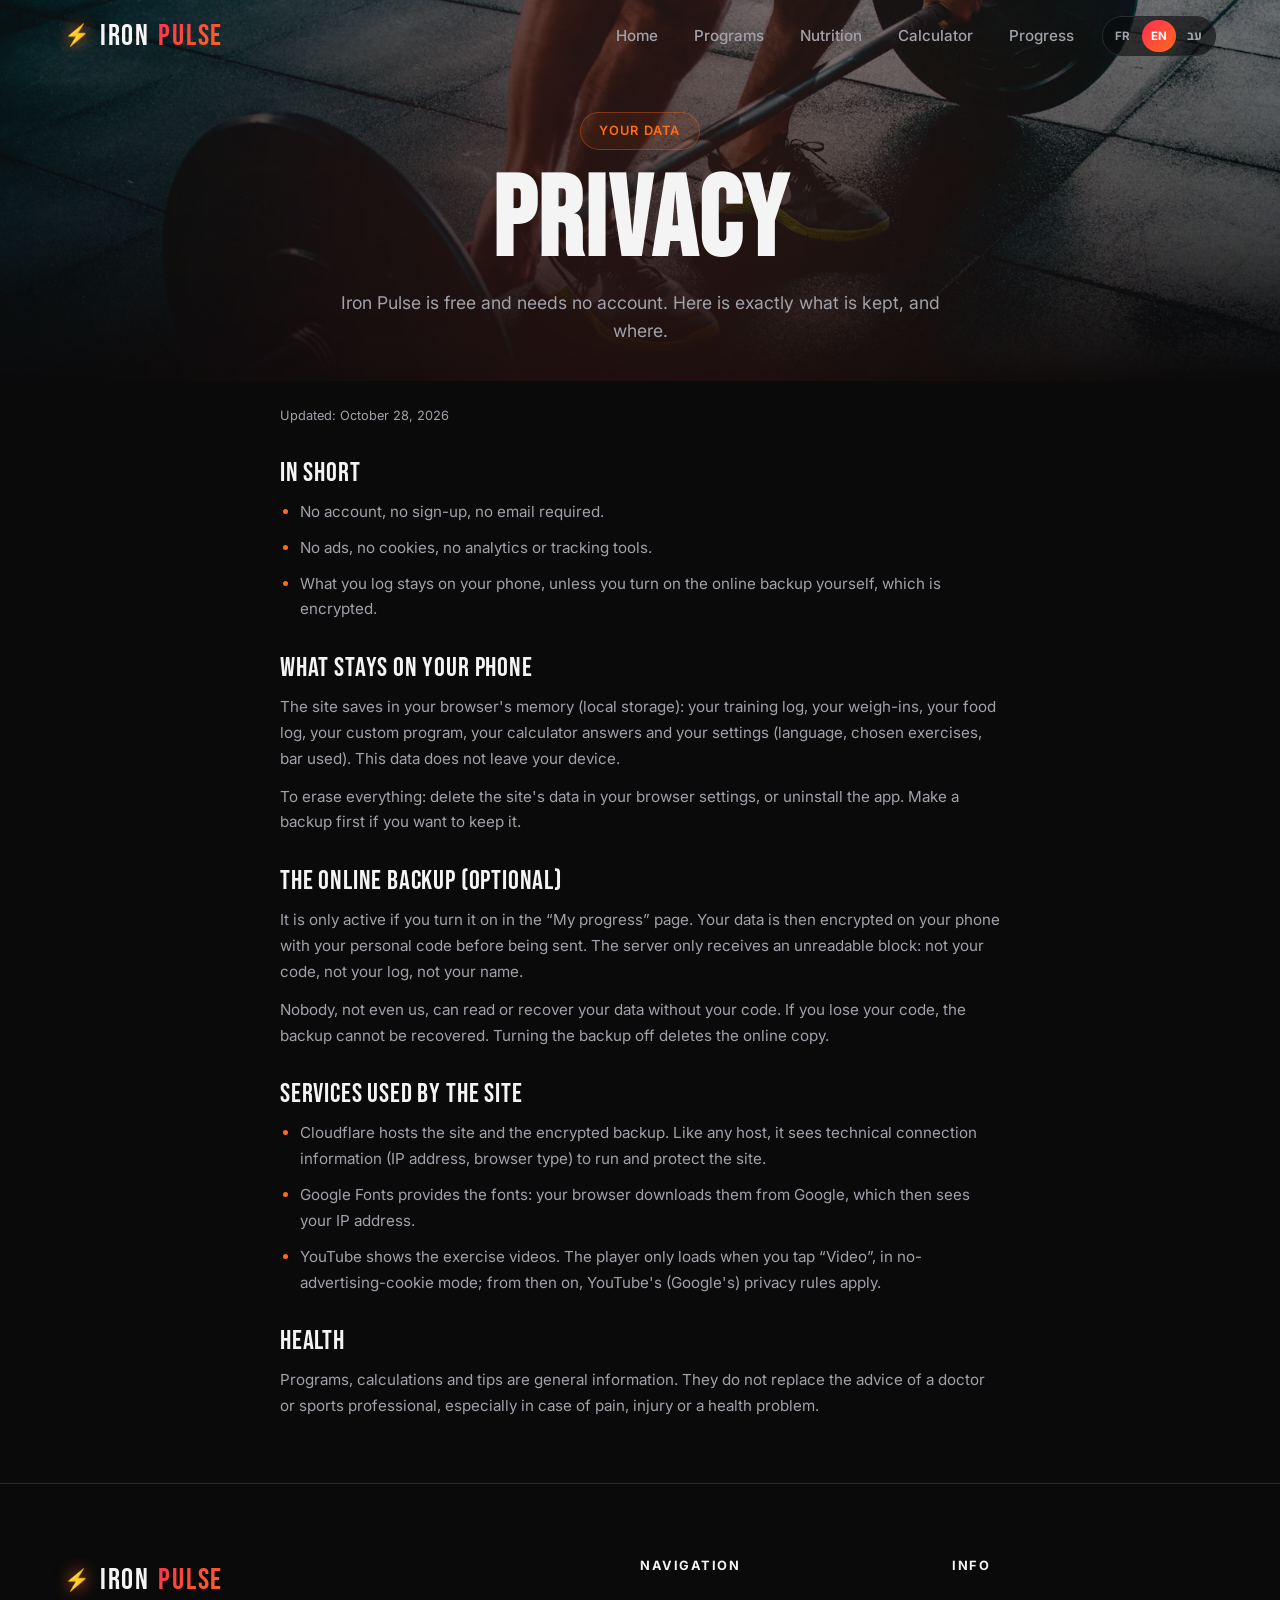
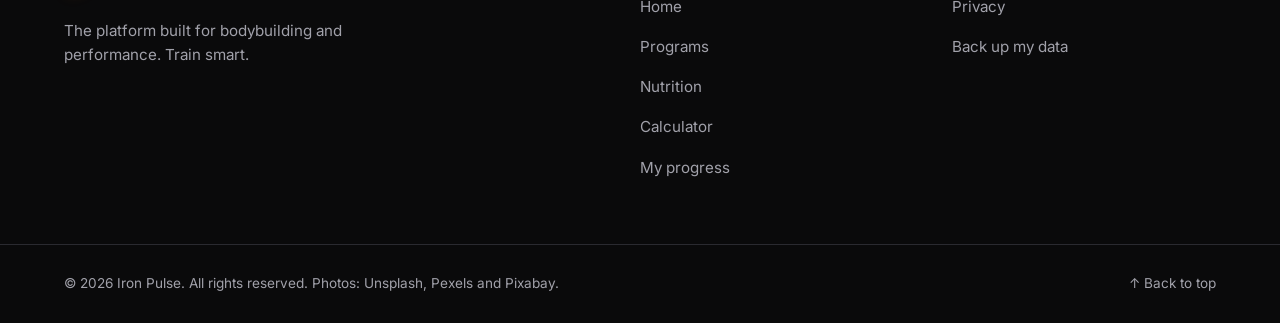
<file: public/confidentialite.html>
<!DOCTYPE html>
<html lang="fr">
<head>
    <meta charset="UTF-8">
    <meta name="viewport" content="width=device-width, initial-scale=1.0, viewport-fit=cover">
    <meta name="theme-color" content="#0a0a0b">
    <link rel="manifest" href="manifest.webmanifest">
    <link rel="icon" href="icons/favicon.svg" type="image/svg+xml">
    <link rel="icon" href="icons/favicon-32.png" sizes="32x32" type="image/png">
    <link rel="apple-touch-icon" href="icons/apple-touch-icon.png">
    <meta name="mobile-web-app-capable" content="yes">
    <meta name="apple-mobile-web-app-capable" content="yes">
    <meta name="apple-mobile-web-app-status-bar-style" content="black">
    <meta name="apple-mobile-web-app-title" content="Iron Pulse">
    <meta property="og:type" content="website">
    <meta property="og:site_name" content="Iron Pulse">
    <meta property="og:title" content="Confidentialité — Iron Pulse">
    <meta property="og:description" content="Programmes de musculation, nutrition, calculateur de calories, minuteur et carnet d'entraînement. Gratuit, sans inscription.">
    <meta property="og:url" content="https://iron-pulse-site.pages.dev/confidentialite">
    <meta property="og:image" content="https://iron-pulse-site.pages.dev/images/og-image.jpg">
    <meta property="og:image:width" content="1200">
    <meta property="og:image:height" content="630">
    <meta property="og:locale" content="fr_FR">
    <meta property="og:locale:alternate" content="en_GB">
    <meta property="og:locale:alternate" content="he_IL">
    <meta name="twitter:card" content="summary_large_image">
    <meta name="description" content="Ce qu'Iron Pulse garde sur ton téléphone, ce qui est envoyé (et ce qui ne l'est jamais) : sans compte, sans publicité, sans traceur.">
    <title>Confidentialité — Iron Pulse</title>
    <link rel="preconnect" href="https://fonts.googleapis.com">
    <link rel="preconnect" href="https://fonts.gstatic.com" crossorigin>
    <link href="https://fonts.googleapis.com/css2?family=Bebas+Neue&family=Heebo:wght@400;500;600;700;800&family=Inter:wght@400;500;600;700&display=swap" rel="stylesheet">
    <link rel="stylesheet" href="style.css">
    <script src="i18n.js"></script>
</head>
<body>

    <!-- ===== EN-TÊTE ===== -->
    <header class="header" id="header">
        <div class="container header__inner">
            <a href="index.html" class="logo">
                <span class="logo__icon">⚡</span>
                IRON <span class="logo__accent">PULSE</span>
            </a>

            <nav class="nav" id="nav" aria-label="Navigation principale">
                <ul class="nav__list">
                    <li><a href="index.html#accueil" class="nav__link">Accueil</a></li>
                    <li><a href="index.html#programmes" class="nav__link">Programmes</a></li>
                    <li><a href="index.html#nutrition" class="nav__link">Nutrition</a></li>
                    <li><a href="index.html#calculateur" class="nav__link">Calculateur</a></li>
                    <li><a href="progres.html" class="nav__link">Progrès</a></li>
                </ul>
            </nav>

            <div class="lang-switch" role="group" aria-label="Langue">
                <button type="button" data-lang="fr" lang="fr" aria-label="Français">FR</button>
                <button type="button" data-lang="en" lang="en" aria-label="English">EN</button>
                <button type="button" data-lang="he" lang="he" aria-label="עברית">עב</button>
            </div>

            <button class="burger" id="burger" aria-label="Ouvrir le menu" aria-expanded="false" aria-controls="nav">
                <span></span>
                <span></span>
                <span></span>
            </button>
        </div>
    </header>

    <main id="confidentialite">
        <!-- ===== HÉRO ===== -->
        <section class="hero hero--court" id="haut">
            <div class="hero__bg" aria-hidden="true"></div>
            <div class="hero__glow"></div>
            <div class="container hero__content">
                <p class="hero__tag">Tes données</p>
                <h1 class="hero__title">Confidentialité</h1>
                <p class="hero__subtitle">Iron Pulse est gratuit et sans compte. Voici exactement ce qui est gardé, et où.</p>
            </div>
        </section>

        <section class="section section--serree">
            <div class="container">
                <article class="legal">
                    <p class="legal__date">Mise à jour : 28 octobre 2026</p>

                    <h2>En bref</h2>
                    <ul>
                        <li>Pas de compte, pas d'inscription, pas d'e-mail demandé.</li>
                        <li>Pas de publicité, pas de cookies, pas d'outil de statistiques ni de traceur.</li>
                        <li>Ce que tu notes reste sur ton téléphone, sauf si tu actives toi-même la sauvegarde en ligne, qui est chiffrée.</li>
                    </ul>

                    <h2>Ce qui reste sur ton téléphone</h2>
                    <p>Le site enregistre dans la mémoire de ton navigateur (stockage local) : ton carnet d'entraînement, tes pesées, ton journal des repas, ton programme personnel, les réponses du calculateur et tes réglages (langue, exercices choisis, barre utilisée). Ces données ne quittent pas ton appareil.</p>
                    <p>Pour tout effacer : supprime les données du site dans les réglages de ton navigateur, ou désinstalle l'application. Pense à faire une sauvegarde avant si tu veux les garder.</p>

                    <h2>La sauvegarde en ligne (facultative)</h2>
                    <p>Elle n'est active que si tu la mets en marche dans la page « Mes progrès ». Tes données sont alors chiffrées sur ton téléphone avec ton code personnel avant d'être envoyées. Le serveur ne reçoit qu'un bloc illisible : ni ton code, ni ton carnet, ni ton nom.</p>
                    <p>Personne, même pas nous, ne peut lire ou récupérer tes données sans ton code. Si tu perds ton code, la sauvegarde ne peut pas être récupérée. En désactivant la sauvegarde, la copie en ligne est supprimée.</p>

                    <h2>Les services utilisés par le site</h2>
                    <ul>
                        <li>Cloudflare héberge le site et la sauvegarde chiffrée. Comme tout hébergeur, il voit les informations techniques de connexion (adresse IP, type de navigateur) pour faire fonctionner et protéger le site.</li>
                        <li>Google Fonts fournit les polices d'écriture : ton navigateur les télécharge chez Google, qui voit alors ton adresse IP.</li>
                        <li>YouTube affiche les vidéos des exercices. Le lecteur n'est chargé que lorsque tu touches « Vidéo », en mode sans cookie publicitaire ; à partir de là, les règles de confidentialité de YouTube (Google) s'appliquent.</li>
                    </ul>

                    <h2>Santé</h2>
                    <p>Les programmes, calculs et conseils sont donnés à titre d'information générale. Ils ne remplacent pas l'avis d'un médecin ou d'un professionnel du sport, surtout en cas de douleur, de blessure ou de problème de santé.</p>
                </article>
            </div>
        </section>
    </main>

    <!-- ===== BARRE D'ACCÈS RAPIDE (mobile) ===== -->
    <nav class="tabbar" aria-label="Accès rapide">
        <a href="index.html#accueil" class="tabbar__link">
            <svg viewBox="0 0 24 24" aria-hidden="true"><path d="M3 10.5 12 3l9 7.5"/><path d="M5 9.5V21h14V9.5"/><path d="M10 21v-6h4v6"/></svg>
            <span>Accueil</span>
        </a>
        <a href="index.html#programmes" class="tabbar__link">
            <svg viewBox="0 0 24 24" aria-hidden="true"><path d="M6.5 7v10M3.5 9.5v5M17.5 7v10M20.5 9.5v5M6.5 12h11"/></svg>
            <span>Programmes</span>
        </a>
        <a href="index.html#nutrition" class="tabbar__link">
            <svg viewBox="0 0 24 24" aria-hidden="true"><path d="M12 7.5c-3-2-8-1-8 4.5 0 5 3 9 5.5 9 1.2 0 1.6-.6 2.5-.6s1.3.6 2.5.6c2.5 0 5.5-4 5.5-9 0-5.5-5-6.5-8-4.5z"/><path d="M12 7.5c0-2 1-4 3-4.5"/></svg>
            <span>Nutrition</span>
        </a>
        <a href="index.html#recherche-aliment" class="tabbar__link">
            <svg viewBox="0 0 24 24" aria-hidden="true"><circle cx="11" cy="11" r="7"/><path d="m20 20-3.5-3.5"/></svg>
            <span>Aliments</span>
        </a>
        <a href="index.html#calculateur" class="tabbar__link">
            <svg viewBox="0 0 24 24" aria-hidden="true"><rect x="5" y="3" width="14" height="18" rx="2"/><path d="M8.5 7h7M9 11h.01M12 11h.01M15 11h.01M9 14.5h.01M12 14.5h.01M15 14.5h.01M9 18h.01M12 18h.01M15 18h.01"/></svg>
            <span>Calcul</span>
        </a>
    </nav>

    <!-- ===== PIED DE PAGE ===== -->
    <footer class="footer">
        <div class="container footer__inner">
            <div class="footer__brand">
                <a href="index.html" class="logo">
                    <span class="logo__icon">⚡</span>
                    IRON <span class="logo__accent">PULSE</span>
                </a>
                <p>La plateforme dédiée à la musculation et à la performance. Entraîne-toi avec intelligence.</p>
                <button type="button" class="btn btn--ghost install-btn" id="install-btn" hidden>📱 Installer l'application</button>
                <p class="install-hint" id="install-ios" hidden>Sur iPhone : touche Partager, puis « Sur l'écran d'accueil ».</p>
            </div>

            <div class="footer__col">
                <h4>Navigation</h4>
                <ul>
                    <li><a href="index.html#accueil">Accueil</a></li>
                    <li><a href="index.html#programmes">Programmes</a></li>
                    <li><a href="index.html#nutrition">Nutrition</a></li>
                    <li><a href="index.html#calculateur">Calculateur</a></li>
                    <li><a href="progres.html">Mes progrès</a></li>
                </ul>
            </div>

            <div class="footer__col">
                <h4>Infos</h4>
                <ul>
                    <li><a href="confidentialite.html">Confidentialité</a></li>
                    <li><a href="progres.html#sauvegarde">Sauvegarder mes données</a></li>
                </ul>
            </div>
        </div>

        <div class="footer__bottom">
            <div class="container">
                <p>&copy; <span id="year"></span> Iron Pulse. Tous droits réservés. Photos : <a href="https://unsplash.com" target="_blank" rel="noopener">Unsplash</a>, <a href="https://www.pexels.com" target="_blank" rel="noopener">Pexels</a> et <a href="https://pixabay.com" target="_blank" rel="noopener">Pixabay</a>.</p>
                <a href="#haut" class="footer__top" aria-label="Retour en haut">↑ Haut de page</a>
            </div>
        </div>
    </footer>

    <script src="i18n/en.js"></script>
    <script src="i18n/he.js"></script>
    <script src="script.js"></script>
</body>
</html>
</file>
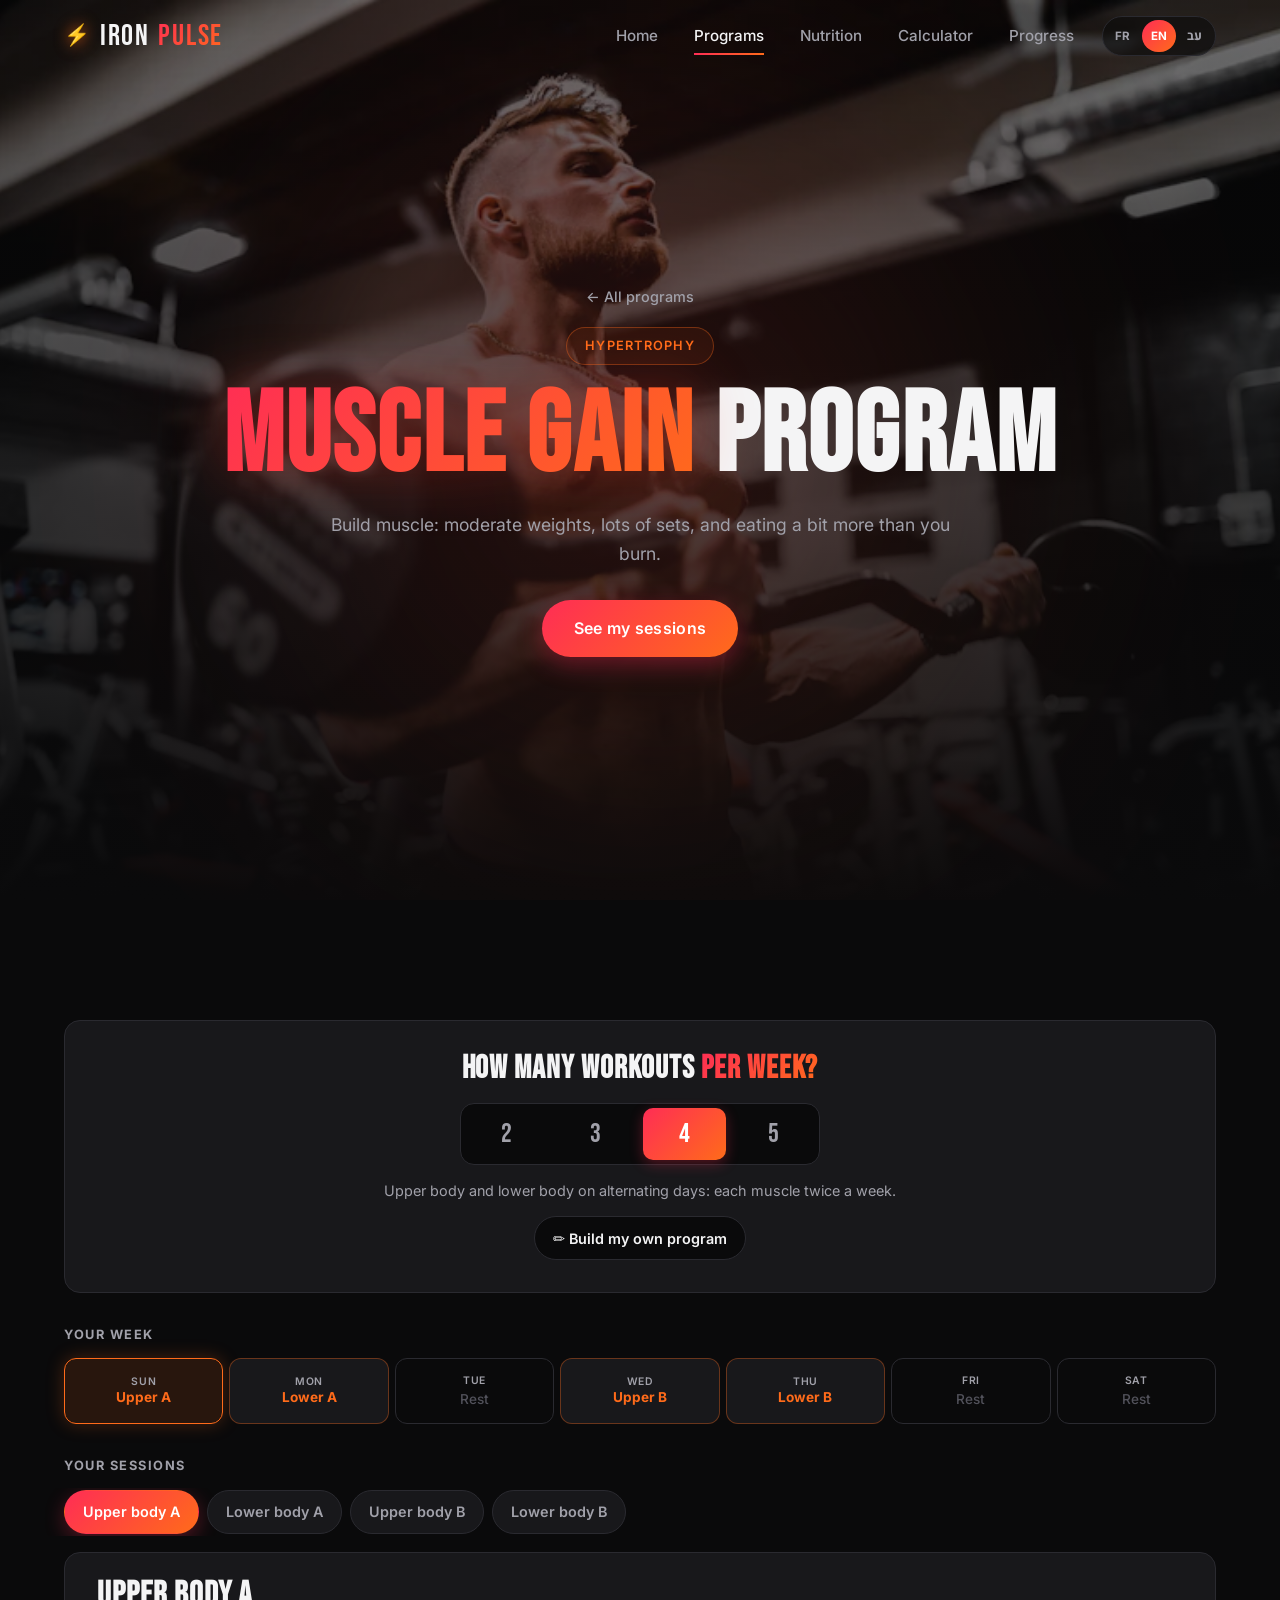
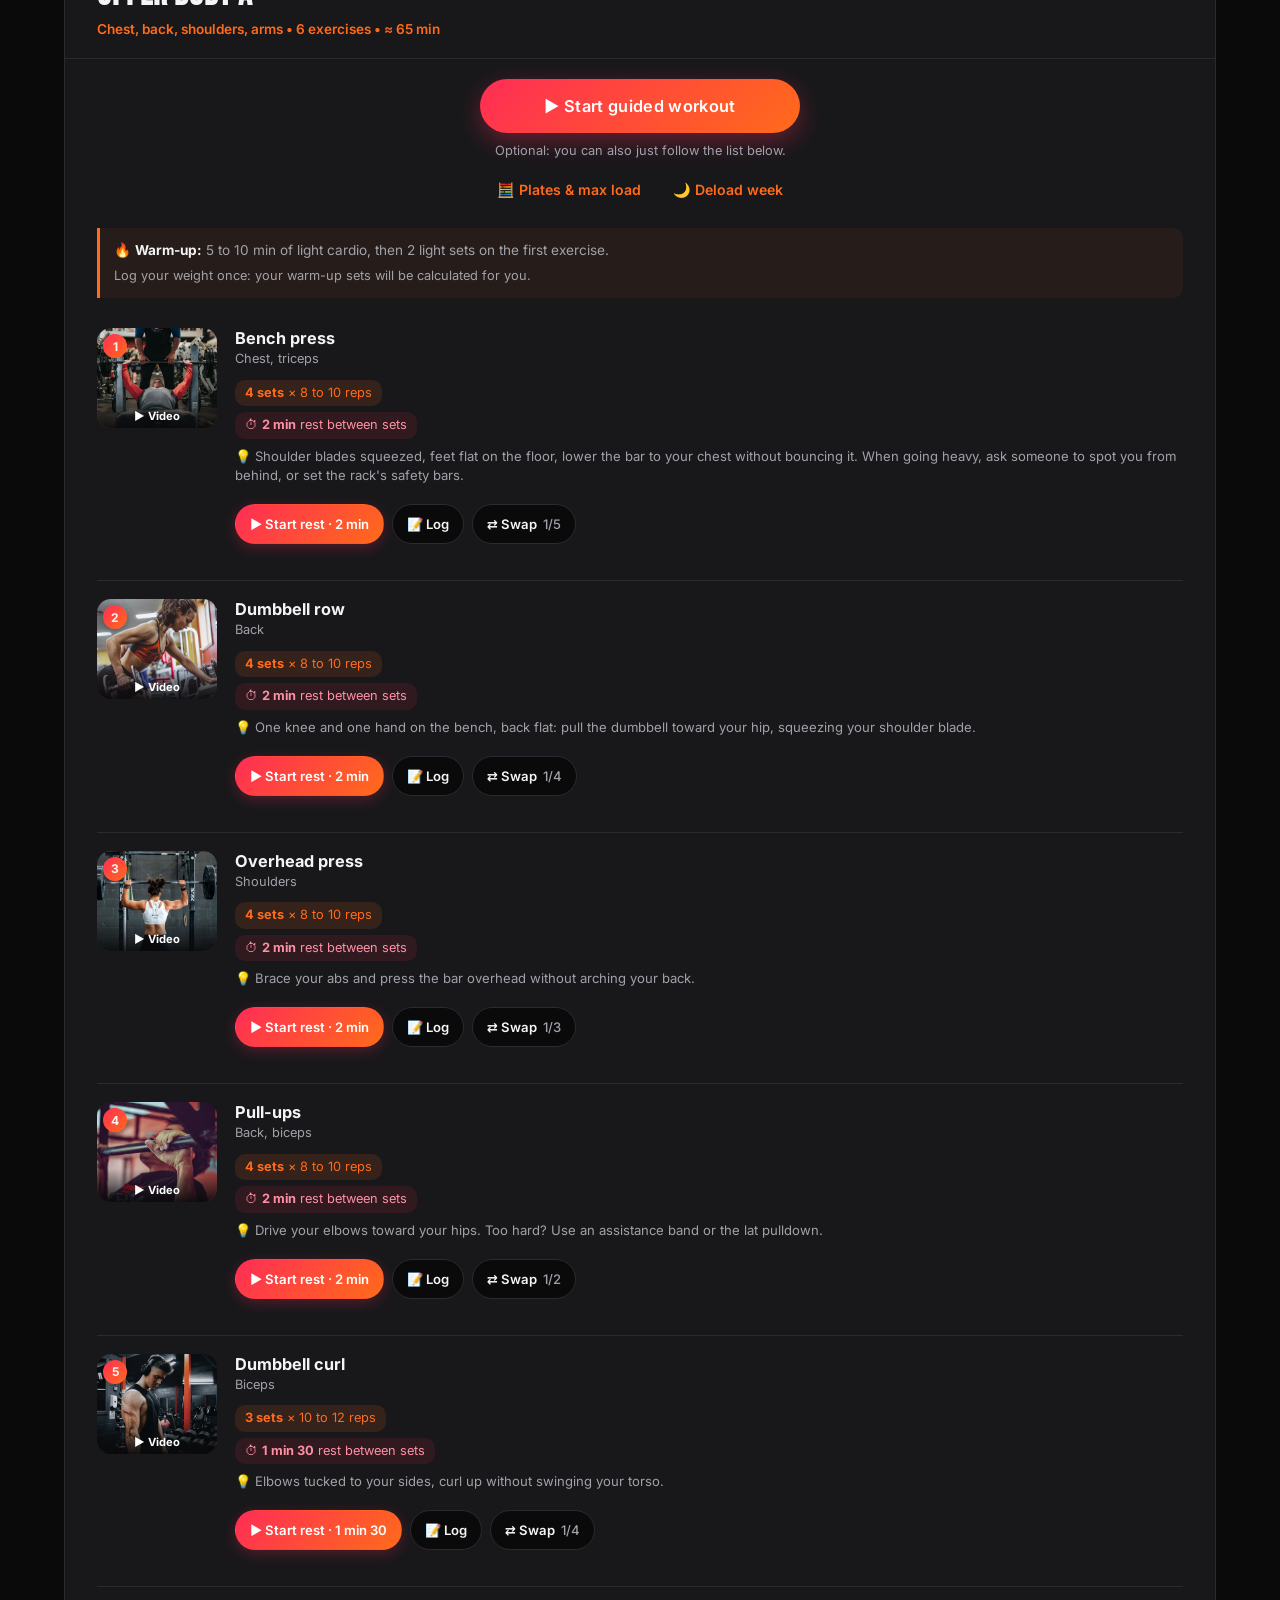
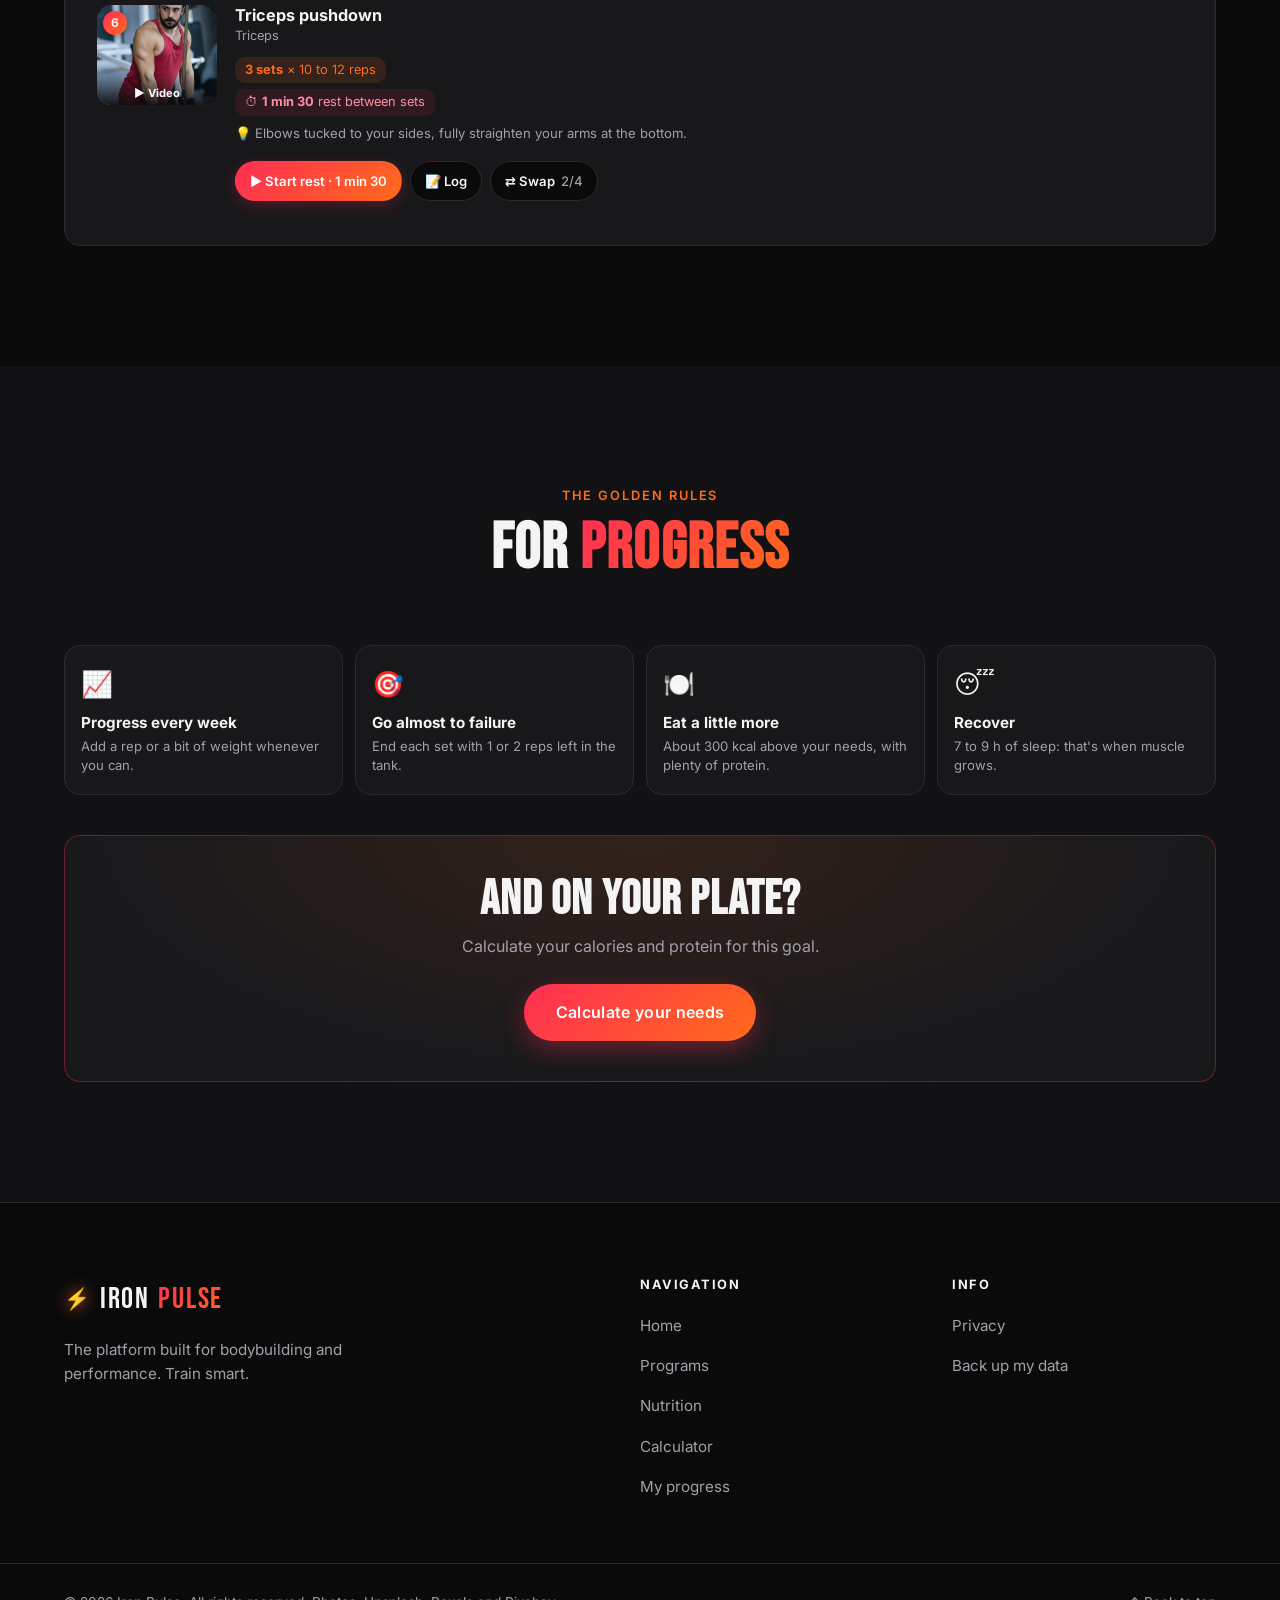
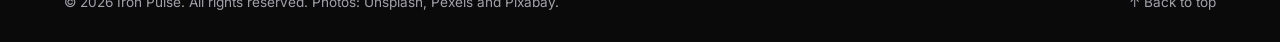
<file: public/programme.html>
<!DOCTYPE html>
<html lang="fr">
<head>
    <meta charset="UTF-8">
    <meta name="viewport" content="width=device-width, initial-scale=1.0, viewport-fit=cover">
    <meta name="theme-color" content="#0a0a0b">
    <link rel="manifest" href="manifest.webmanifest">
    <link rel="icon" href="icons/favicon.svg" type="image/svg+xml">
    <link rel="icon" href="icons/favicon-32.png" sizes="32x32" type="image/png">
    <link rel="apple-touch-icon" href="icons/apple-touch-icon.png">
    <meta name="mobile-web-app-capable" content="yes">
    <meta name="apple-mobile-web-app-capable" content="yes">
    <meta name="apple-mobile-web-app-status-bar-style" content="black">
    <meta name="apple-mobile-web-app-title" content="Iron Pulse">
    <meta property="og:type" content="website">
    <meta property="og:site_name" content="Iron Pulse">
    <meta property="og:title" content="Programmes de musculation — Iron Pulse">
    <meta property="og:description" content="Programmes de musculation, nutrition, calculateur de calories, minuteur et carnet d'entraînement. Gratuit, sans inscription.">
    <meta property="og:url" content="https://iron-pulse-site.pages.dev/programme">
    <meta property="og:image" content="https://iron-pulse-site.pages.dev/images/og-image.jpg">
    <meta property="og:image:width" content="1200">
    <meta property="og:image:height" content="630">
    <meta property="og:locale" content="fr_FR">
    <meta property="og:locale:alternate" content="en_GB">
    <meta property="og:locale:alternate" content="he_IL">
    <meta name="twitter:card" content="summary_large_image">
    <meta name="description" content="Programmes Iron Pulse : prise de masse, perte de gras et force, de 2 à 5 séances par semaine, avec minuteur de repos.">
    <title>Programme — Iron Pulse</title>
    <link rel="preconnect" href="https://fonts.googleapis.com">
    <link rel="preconnect" href="https://fonts.gstatic.com" crossorigin>
    <link href="https://fonts.googleapis.com/css2?family=Bebas+Neue&family=Heebo:wght@400;500;600;700;800&family=Inter:wght@400;500;600;700&display=swap" rel="stylesheet">
    <link rel="stylesheet" href="style.css">
    <script src="i18n.js"></script>
</head>
<body>

    <!-- ===== EN-TÊTE ===== -->
    <header class="header" id="header">
        <div class="container header__inner">
            <a href="index.html" class="logo">
                <span class="logo__icon">⚡</span>
                IRON <span class="logo__accent">PULSE</span>
            </a>

            <nav class="nav" id="nav" aria-label="Navigation principale">
                <ul class="nav__list">
                    <li><a href="index.html#accueil" class="nav__link">Accueil</a></li>
                    <li><a href="index.html#programmes" class="nav__link active">Programmes</a></li>
                    <li><a href="index.html#nutrition" class="nav__link">Nutrition</a></li>
                    <li><a href="index.html#calculateur" class="nav__link">Calculateur</a></li>
                    <li><a href="progres.html" class="nav__link">Progrès</a></li>
                </ul>
            </nav>

            <div class="lang-switch" role="group" aria-label="Langue">
                <button type="button" data-lang="fr" lang="fr" aria-label="Français">FR</button>
                <button type="button" data-lang="en" lang="en" aria-label="English">EN</button>
                <button type="button" data-lang="he" lang="he" aria-label="עברית">עב</button>
            </div>

            <button class="burger" id="burger" aria-label="Ouvrir le menu" aria-expanded="false" aria-controls="nav">
                <span></span>
                <span></span>
                <span></span>
            </button>
        </div>
    </header>

    <main id="programme">
        <!-- ===== HÉRO ===== -->
        <section class="hero hero--page" id="haut">
            <div class="hero__bg" id="prog-bg" aria-hidden="true"></div>
            <div class="hero__glow"></div>
            <div class="container hero__content">
                <a href="index.html#programmes" class="back-link">← Tous les programmes</a>
                <p class="hero__tag" id="prog-tag">Programme</p>
                <h1 class="hero__title" id="prog-titre">Programme</h1>
                <p class="hero__subtitle" id="prog-intro"></p>
                <div class="hero__actions">
                    <a href="#seances" class="btn btn--primary">Voir mes séances</a>
                </div>
            </div>
        </section>

        <!-- ===== SÉANCES ===== -->
        <section class="section" id="seances">
            <div class="container">
                <div class="freq" id="prog-freq">
                    <h2 class="freq__title">Combien de séances <span class="text-gradient">par semaine ?</span></h2>
                    <div class="segmented segmented--4" id="prog-jours">
                        <input type="radio" name="jours" id="jours-2" value="2">
                        <label for="jours-2">2</label>
                        <input type="radio" name="jours" id="jours-3" value="3">
                        <label for="jours-3">3</label>
                        <input type="radio" name="jours" id="jours-4" value="4">
                        <label for="jours-4">4</label>
                        <input type="radio" name="jours" id="jours-5" value="5">
                        <label for="jours-5">5</label>
                    </div>
                    <p class="freq__desc" id="prog-split"></p>
                    <div class="freq__perso" id="perso-boutons"></div>
                </div>

                <!-- Éditeur « Mon programme » (rempli en JS) -->
                <div class="perso" id="perso-editeur" hidden></div>

                <div id="prog-contenu">
                    <h3 class="block-title">Ta semaine</h3>
                    <ol class="week" id="prog-semaine"></ol>

                    <h3 class="block-title">Tes séances</h3>
                    <div class="session-tabs" id="prog-onglets" role="tablist" aria-label="Séances du programme"></div>
                    <div id="prog-seance"></div>
                </div>
            </div>
        </section>

        <!-- ===== RÈGLES ===== -->
        <section class="section section--alt">
            <div class="container">
                <header class="section__header">
                    <p class="section__tag">Les règles d'or</p>
                    <h2 class="section__title">Pour <span class="text-gradient">progresser</span></h2>
                </header>

                <ul class="rules" id="prog-regles"></ul>

                <div class="cta">
                    <h3>Et dans l'assiette ?</h3>
                    <p>Calcule tes calories et tes protéines pour cet objectif.</p>
                    <a href="index.html#calculateur" class="btn btn--primary" id="prog-calc">Calcule tes besoins</a>
                </div>
            </div>
        </section>
    </main>

    <!-- ===== SÉANCE GUIDÉE (facultative, remplie en JS) ===== -->
    <div class="guide" id="guide" hidden role="dialog" aria-modal="true" aria-labelledby="guide-titre"></div>

    <!-- ===== MINUTEUR DE REPOS ===== -->
    <div class="timer" id="timer" hidden>
        <div class="timer__ring" aria-hidden="true">
            <svg viewBox="0 0 48 48"><circle class="timer__track" cx="24" cy="24" r="21"/><circle class="timer__progress" id="timer-progress" cx="24" cy="24" r="21"/></svg>
        </div>
        <div class="timer__info" role="timer" aria-live="off">
            <span class="timer__label" id="timer-label">Repos</span>
            <strong class="timer__temps" id="timer-temps">0:00</strong>
        </div>
        <div class="timer__actions">
            <button type="button" class="timer__btn" data-action="moins" aria-label="Retirer 15 secondes">−15</button>
            <button type="button" class="timer__btn timer__btn--main" data-action="pause" id="timer-pause" aria-label="Mettre en pause">❚❚</button>
            <button type="button" class="timer__btn" data-action="plus" aria-label="Ajouter 15 secondes">+15</button>
            <button type="button" class="timer__btn timer__btn--close" data-action="stop" aria-label="Arrêter le minuteur">✕</button>
        </div>
    </div>

    <!-- ===== BARRE D'ACCÈS RAPIDE (mobile) ===== -->
    <nav class="tabbar" aria-label="Accès rapide">
        <a href="index.html#accueil" class="tabbar__link">
            <svg viewBox="0 0 24 24" aria-hidden="true"><path d="M3 10.5 12 3l9 7.5"/><path d="M5 9.5V21h14V9.5"/><path d="M10 21v-6h4v6"/></svg>
            <span>Accueil</span>
        </a>
        <a href="index.html#programmes" class="tabbar__link active">
            <svg viewBox="0 0 24 24" aria-hidden="true"><path d="M6.5 7v10M3.5 9.5v5M17.5 7v10M20.5 9.5v5M6.5 12h11"/></svg>
            <span>Programmes</span>
        </a>
        <a href="index.html#nutrition" class="tabbar__link">
            <svg viewBox="0 0 24 24" aria-hidden="true"><path d="M12 7.5c-3-2-8-1-8 4.5 0 5 3 9 5.5 9 1.2 0 1.6-.6 2.5-.6s1.3.6 2.5.6c2.5 0 5.5-4 5.5-9 0-5.5-5-6.5-8-4.5z"/><path d="M12 7.5c0-2 1-4 3-4.5"/></svg>
            <span>Nutrition</span>
        </a>
        <a href="index.html#recherche-aliment" class="tabbar__link">
            <svg viewBox="0 0 24 24" aria-hidden="true"><circle cx="11" cy="11" r="7"/><path d="m20 20-3.5-3.5"/></svg>
            <span>Aliments</span>
        </a>
        <a href="index.html#calculateur" class="tabbar__link">
            <svg viewBox="0 0 24 24" aria-hidden="true"><rect x="5" y="3" width="14" height="18" rx="2"/><path d="M8.5 7h7M9 11h.01M12 11h.01M15 11h.01M9 14.5h.01M12 14.5h.01M15 14.5h.01M9 18h.01M12 18h.01M15 18h.01"/></svg>
            <span>Calcul</span>
        </a>
    </nav>

    <!-- ===== PIED DE PAGE ===== -->
    <footer class="footer">
        <div class="container footer__inner">
            <div class="footer__brand">
                <a href="index.html" class="logo">
                    <span class="logo__icon">⚡</span>
                    IRON <span class="logo__accent">PULSE</span>
                </a>
                <p>La plateforme dédiée à la musculation et à la performance. Entraîne-toi avec intelligence.</p>
                <button type="button" class="btn btn--ghost install-btn" id="install-btn" hidden>📱 Installer l'application</button>
                <p class="install-hint" id="install-ios" hidden>Sur iPhone : touche Partager, puis « Sur l'écran d'accueil ».</p>
            </div>

            <div class="footer__col">
                <h4>Navigation</h4>
                <ul>
                    <li><a href="index.html#accueil">Accueil</a></li>
                    <li><a href="index.html#programmes">Programmes</a></li>
                    <li><a href="index.html#nutrition">Nutrition</a></li>
                    <li><a href="index.html#calculateur">Calculateur</a></li>
                    <li><a href="progres.html">Mes progrès</a></li>
                </ul>
            </div>

            <div class="footer__col">
                <h4>Infos</h4>
                <ul>
                    <li><a href="confidentialite.html">Confidentialité</a></li>
                    <li><a href="progres.html#sauvegarde">Sauvegarder mes données</a></li>
                </ul>
            </div>
        </div>

        <div class="footer__bottom">
            <div class="container">
                <p>&copy; <span id="year"></span> Iron Pulse. Tous droits réservés. Photos : <a href="https://unsplash.com" target="_blank" rel="noopener">Unsplash</a>, <a href="https://www.pexels.com" target="_blank" rel="noopener">Pexels</a> et <a href="https://pixabay.com" target="_blank" rel="noopener">Pixabay</a>.</p>
                <a href="#haut" class="footer__top" aria-label="Retour en haut">↑ Haut de page</a>
            </div>
        </div>
    </footer>

    <script src="i18n/en.js"></script>
    <script src="i18n/he.js"></script>
    <script src="programmes.js"></script>
    <script src="videos.js"></script>
    <script src="script.js"></script>
</body>
</html>
</file>
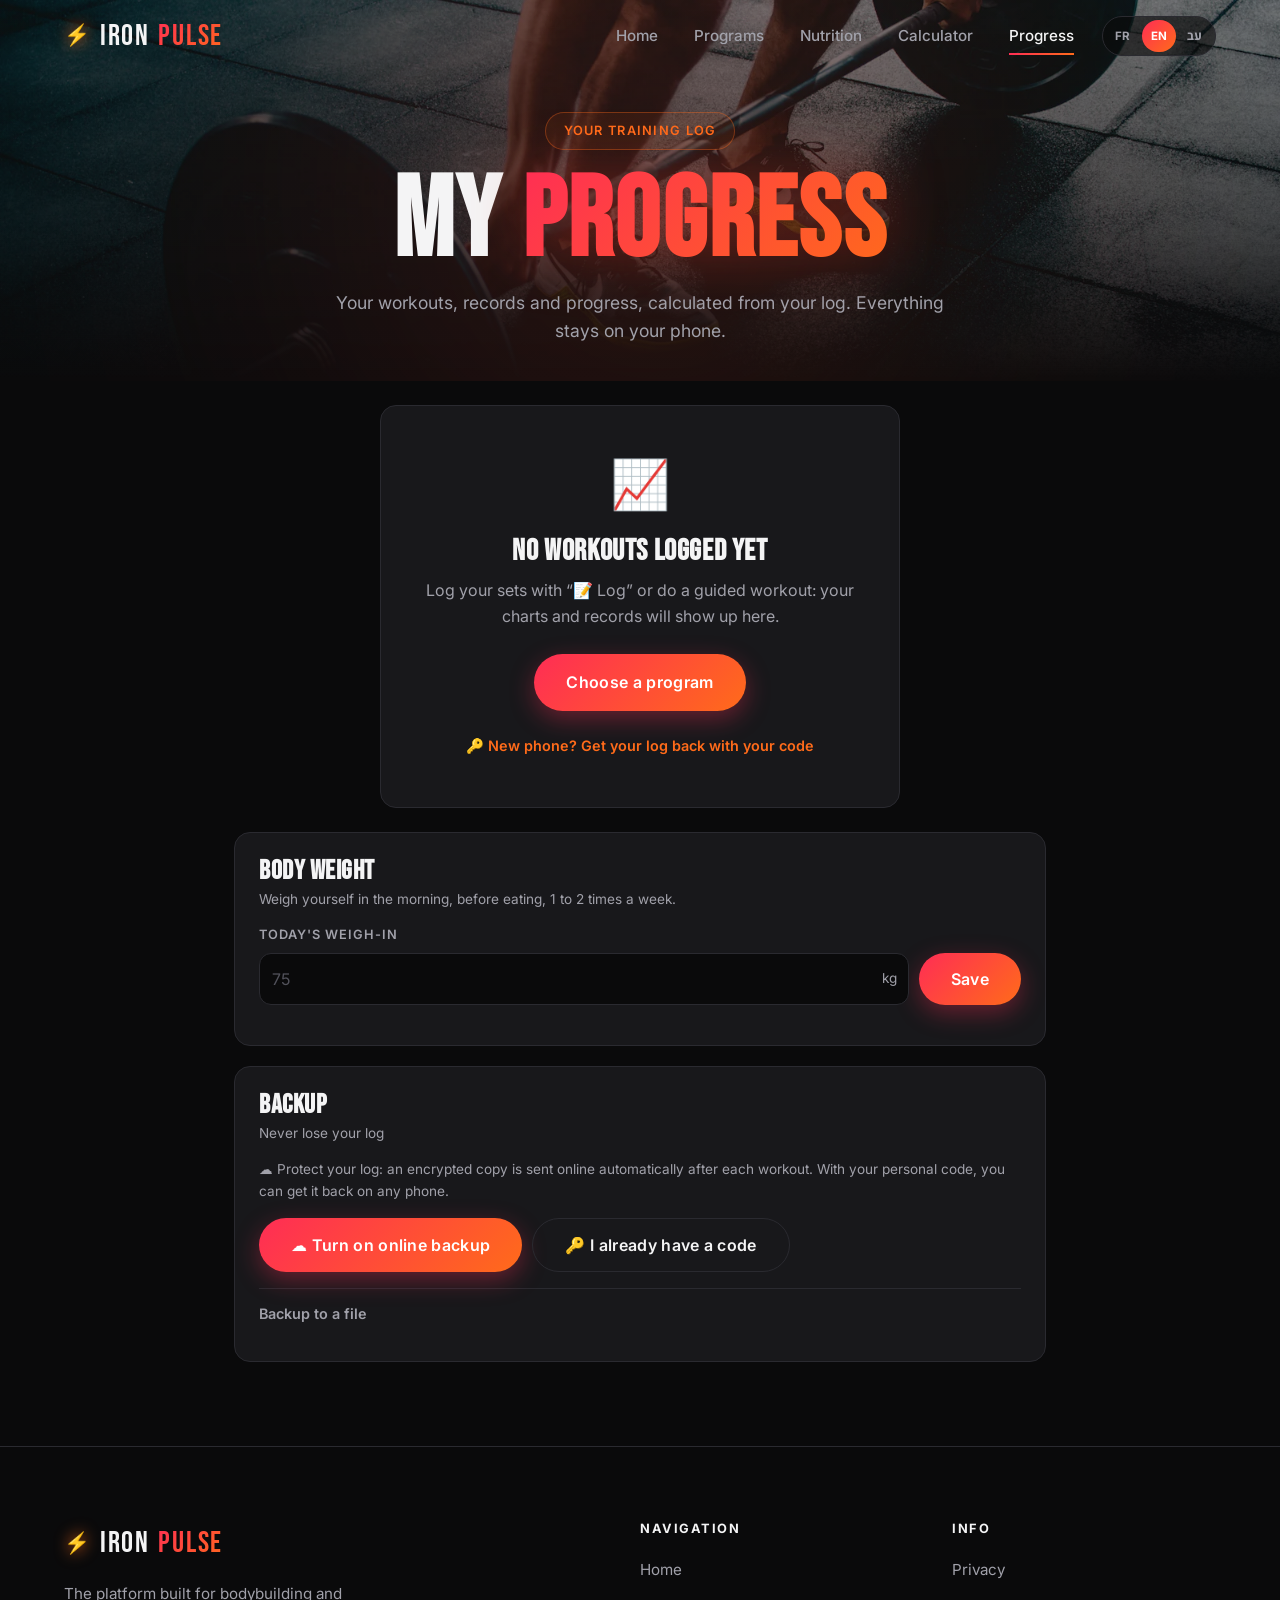
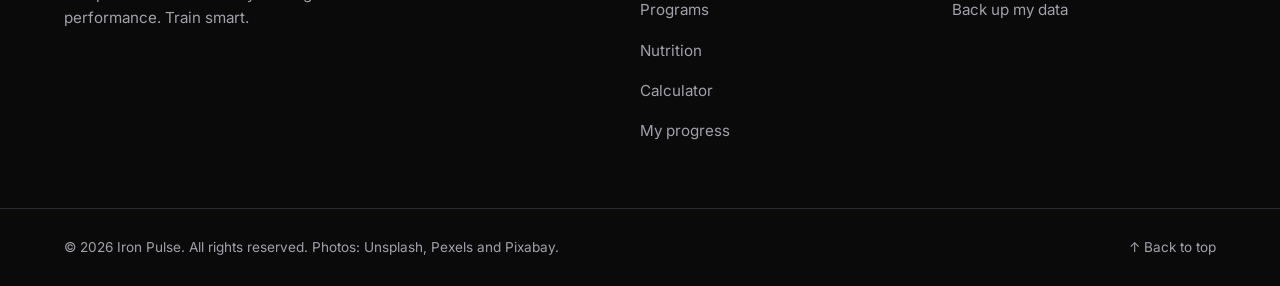
<file: public/progres.html>
<!DOCTYPE html>
<html lang="fr">
<head>
    <meta charset="UTF-8">
    <meta name="viewport" content="width=device-width, initial-scale=1.0, viewport-fit=cover">
    <meta name="theme-color" content="#0a0a0b">
    <link rel="manifest" href="manifest.webmanifest">
    <link rel="icon" href="icons/favicon.svg" type="image/svg+xml">
    <link rel="icon" href="icons/favicon-32.png" sizes="32x32" type="image/png">
    <link rel="apple-touch-icon" href="icons/apple-touch-icon.png">
    <meta name="mobile-web-app-capable" content="yes">
    <meta name="apple-mobile-web-app-capable" content="yes">
    <meta name="apple-mobile-web-app-status-bar-style" content="black">
    <meta name="apple-mobile-web-app-title" content="Iron Pulse">
    <meta property="og:type" content="website">
    <meta property="og:site_name" content="Iron Pulse">
    <meta property="og:title" content="Mes progrès — Iron Pulse">
    <meta property="og:description" content="Programmes de musculation, nutrition, calculateur de calories, minuteur et carnet d'entraînement. Gratuit, sans inscription.">
    <meta property="og:url" content="https://iron-pulse-site.pages.dev/progres">
    <meta property="og:image" content="https://iron-pulse-site.pages.dev/images/og-image.jpg">
    <meta property="og:image:width" content="1200">
    <meta property="og:image:height" content="630">
    <meta property="og:locale" content="fr_FR">
    <meta property="og:locale:alternate" content="en_GB">
    <meta property="og:locale:alternate" content="he_IL">
    <meta name="twitter:card" content="summary_large_image">
    <meta name="description" content="Suis tes séances, tes records et ta progression exercice par exercice, à partir de ton carnet Iron Pulse.">
    <title>Mes progrès — Iron Pulse</title>
    <link rel="preconnect" href="https://fonts.googleapis.com">
    <link rel="preconnect" href="https://fonts.gstatic.com" crossorigin>
    <link href="https://fonts.googleapis.com/css2?family=Bebas+Neue&family=Heebo:wght@400;500;600;700;800&family=Inter:wght@400;500;600;700&display=swap" rel="stylesheet">
    <link rel="stylesheet" href="style.css">
    <script src="i18n.js"></script>
</head>
<body>

    <!-- ===== EN-TÊTE ===== -->
    <header class="header" id="header">
        <div class="container header__inner">
            <a href="index.html" class="logo">
                <span class="logo__icon">⚡</span>
                IRON <span class="logo__accent">PULSE</span>
            </a>

            <nav class="nav" id="nav" aria-label="Navigation principale">
                <ul class="nav__list">
                    <li><a href="index.html#accueil" class="nav__link">Accueil</a></li>
                    <li><a href="index.html#programmes" class="nav__link">Programmes</a></li>
                    <li><a href="index.html#nutrition" class="nav__link">Nutrition</a></li>
                    <li><a href="index.html#calculateur" class="nav__link">Calculateur</a></li>
                    <li><a href="progres.html" class="nav__link active">Progrès</a></li>
                </ul>
            </nav>

            <div class="lang-switch" role="group" aria-label="Langue">
                <button type="button" data-lang="fr" lang="fr" aria-label="Français">FR</button>
                <button type="button" data-lang="en" lang="en" aria-label="English">EN</button>
                <button type="button" data-lang="he" lang="he" aria-label="עברית">עב</button>
            </div>

            <button class="burger" id="burger" aria-label="Ouvrir le menu" aria-expanded="false" aria-controls="nav">
                <span></span>
                <span></span>
                <span></span>
            </button>
        </div>
    </header>

    <main id="progres">
        <!-- ===== HÉRO ===== -->
        <section class="hero hero--court" id="haut">
            <div class="hero__bg" aria-hidden="true"></div>
            <div class="hero__glow"></div>
            <div class="container hero__content">
                <p class="hero__tag">Ton carnet d'entraînement</p>
                <h1 class="hero__title">Mes <span class="text-gradient">progrès</span></h1>
                <p class="hero__subtitle">Tes séances, tes records et ta progression, calculés à partir de ton carnet. Tout reste sur ton téléphone.</p>
            </div>
        </section>

        <section class="section section--serree">
            <div class="container">
                <!-- Aucun entraînement enregistré -->
                <div class="vide" id="progres-vide" hidden>
                    <div class="vide__icone" aria-hidden="true">📈</div>
                    <h2 class="vide__titre">Aucune séance enregistrée pour l'instant</h2>
                    <p>Note tes séries avec « 📝 Noter » ou fais une séance guidée : tes courbes et tes records apparaîtront ici.</p>
                    <a href="index.html#programmes" class="btn btn--primary">Choisir un programme</a>
                    <a href="#sauvegarde" class="vide__lien">🔑 Nouveau téléphone ? Retrouve ton carnet avec ton code</a>
                </div>

                <div id="progres-contenu" hidden>
                    <ul class="tuiles" id="tuiles-globales" aria-label="Résumé"></ul>

                    <article class="bloc">
                        <header class="bloc__tete">
                            <h2 class="bloc__titre">Ton activité</h2>
                            <p class="bloc__sous">12 dernières semaines</p>
                        </header>
                        <div class="activite" id="activite"></div>
                        <p class="activite__legende" aria-hidden="true">
                            <span class="activite__case"></span> Repos
                            <span class="activite__case activite__case--faite"></span> Séance faite
                        </p>
                    </article>

                    <article class="bloc">
                        <header class="bloc__tete">
                            <h2 class="bloc__titre">Progression par exercice</h2>
                            <p class="bloc__sous" id="courbe-sous">Meilleur poids de chaque séance</p>
                        </header>
                        <label class="field__label" for="choix-exercice">Exercice</label>
                        <select class="select" id="choix-exercice"></select>
                        <ul class="tuiles tuiles--3" id="tuiles-exercice" aria-label="Chiffres de l'exercice"></ul>
                        <button type="button" class="chip-btn progres__outils" id="outils-exercice" hidden>🧮 Estimer ma charge max</button>
                        <div class="courbe" id="courbe" tabindex="0"></div>
                        <p class="courbe__note" id="courbe-note" hidden>Encore une séance de cet exercice pour voir ta courbe.</p>
                        <details class="detail">
                            <summary>Voir le détail des séances</summary>
                            <div class="detail__defile">
                                <table class="detail__table">
                                    <thead>
                                        <tr><th scope="col">Date</th><th scope="col">Séries</th><th scope="col">Meilleur</th></tr>
                                    </thead>
                                    <tbody id="detail-lignes"></tbody>
                                </table>
                            </div>
                        </details>
                    </article>

                    <article class="bloc">
                        <header class="bloc__tete">
                            <h2 class="bloc__titre">Dernières séances</h2>
                        </header>
                        <ul class="historique" id="historique"></ul>
                    </article>
                </div>

                <!-- Poids du corps : visible même sans séance notée -->
                <article class="bloc" id="poids">
                    <header class="bloc__tete">
                        <h2 class="bloc__titre">Poids du corps</h2>
                        <p class="bloc__sous">Pèse-toi le matin, à jeun, 1 à 2 fois par semaine.</p>
                    </header>
                    <form class="pesee" id="pesee-form" novalidate>
                        <label class="field__label" for="pesee-kg">Ma pesée du jour</label>
                        <div class="pesee__ligne">
                            <div class="input-unit">
                                <input type="number" id="pesee-kg" inputmode="decimal" min="30" max="300" step="0.1" placeholder="75">
                                <span>kg</span>
                            </div>
                            <button type="submit" class="btn btn--primary">Enregistrer</button>
                        </div>
                        <p class="donnees__message" id="pesee-message" role="status" aria-live="polite"></p>
                    </form>
                    <div id="poids-contenu" hidden>
                        <ul class="tuiles tuiles--3" id="tuiles-poids" aria-label="Chiffres du poids"></ul>
                        <div class="courbe" id="courbe-poids" tabindex="0"></div>
                        <p class="courbe__note" id="poids-note" hidden>Encore une pesée pour voir ta courbe.</p>
                        <details class="detail">
                            <summary>Voir toutes les pesées</summary>
                            <div class="detail__defile">
                                <table class="detail__table">
                                    <thead>
                                        <tr><th scope="col">Date</th><th scope="col">Poids</th><th scope="col"><span class="visuellement-cache">Supprimer</span></th></tr>
                                    </thead>
                                    <tbody id="poids-lignes"></tbody>
                                </table>
                            </div>
                        </details>
                    </div>
                </article>

                <!-- Sauvegarde : en ligne (chiffrée, automatique) ou par fichier -->
                <article class="bloc bloc--donnees" id="sauvegarde">
                    <header class="bloc__tete">
                        <h2 class="bloc__titre">Sauvegarde</h2>
                        <p class="bloc__sous">Ne perds jamais ton carnet</p>
                    </header>
                    <div class="cloud" id="cloud"></div>
                    <p class="donnees__message" id="donnees-message" role="status" aria-live="polite"></p>
                    <details class="detail">
                        <summary>Sauvegarde par fichier</summary>
                        <p class="bloc__texte">Ton carnet est enregistré sur cet appareil. Tu peux aussi en garder une copie dans un fichier.</p>
                        <div class="donnees__actions">
                            <button type="button" class="btn btn--ghost" id="exporter">⬇ Sauvegarder mes données</button>
                            <label class="btn btn--ghost donnees__importer">
                                ⬆ Restaurer une sauvegarde
                                <input type="file" id="importer" accept="application/json,.json">
                            </label>
                        </div>
                    </details>
                </article>
            </div>
        </section>
    </main>

    <!-- ===== BARRE D'ACCÈS RAPIDE (mobile) ===== -->
    <nav class="tabbar" aria-label="Accès rapide">
        <a href="index.html#accueil" class="tabbar__link">
            <svg viewBox="0 0 24 24" aria-hidden="true"><path d="M3 10.5 12 3l9 7.5"/><path d="M5 9.5V21h14V9.5"/><path d="M10 21v-6h4v6"/></svg>
            <span>Accueil</span>
        </a>
        <a href="index.html#programmes" class="tabbar__link">
            <svg viewBox="0 0 24 24" aria-hidden="true"><path d="M6.5 7v10M3.5 9.5v5M17.5 7v10M20.5 9.5v5M6.5 12h11"/></svg>
            <span>Programmes</span>
        </a>
        <a href="index.html#nutrition" class="tabbar__link">
            <svg viewBox="0 0 24 24" aria-hidden="true"><path d="M12 7.5c-3-2-8-1-8 4.5 0 5 3 9 5.5 9 1.2 0 1.6-.6 2.5-.6s1.3.6 2.5.6c2.5 0 5.5-4 5.5-9 0-5.5-5-6.5-8-4.5z"/><path d="M12 7.5c0-2 1-4 3-4.5"/></svg>
            <span>Nutrition</span>
        </a>
        <a href="index.html#recherche-aliment" class="tabbar__link">
            <svg viewBox="0 0 24 24" aria-hidden="true"><circle cx="11" cy="11" r="7"/><path d="m20 20-3.5-3.5"/></svg>
            <span>Aliments</span>
        </a>
        <a href="index.html#calculateur" class="tabbar__link">
            <svg viewBox="0 0 24 24" aria-hidden="true"><rect x="5" y="3" width="14" height="18" rx="2"/><path d="M8.5 7h7M9 11h.01M12 11h.01M15 11h.01M9 14.5h.01M12 14.5h.01M15 14.5h.01M9 18h.01M12 18h.01M15 18h.01"/></svg>
            <span>Calcul</span>
        </a>
    </nav>

    <!-- ===== PIED DE PAGE ===== -->
    <footer class="footer">
        <div class="container footer__inner">
            <div class="footer__brand">
                <a href="index.html" class="logo">
                    <span class="logo__icon">⚡</span>
                    IRON <span class="logo__accent">PULSE</span>
                </a>
                <p>La plateforme dédiée à la musculation et à la performance. Entraîne-toi avec intelligence.</p>
                <button type="button" class="btn btn--ghost install-btn" id="install-btn" hidden>📱 Installer l'application</button>
                <p class="install-hint" id="install-ios" hidden>Sur iPhone : touche Partager, puis « Sur l'écran d'accueil ».</p>
            </div>

            <div class="footer__col">
                <h4>Navigation</h4>
                <ul>
                    <li><a href="index.html#accueil">Accueil</a></li>
                    <li><a href="index.html#programmes">Programmes</a></li>
                    <li><a href="index.html#nutrition">Nutrition</a></li>
                    <li><a href="index.html#calculateur">Calculateur</a></li>
                    <li><a href="progres.html">Mes progrès</a></li>
                </ul>
            </div>

            <div class="footer__col">
                <h4>Infos</h4>
                <ul>
                    <li><a href="confidentialite.html">Confidentialité</a></li>
                    <li><a href="progres.html#sauvegarde">Sauvegarder mes données</a></li>
                </ul>
            </div>
        </div>

        <div class="footer__bottom">
            <div class="container">
                <p>&copy; <span id="year"></span> Iron Pulse. Tous droits réservés. Photos : <a href="https://unsplash.com" target="_blank" rel="noopener">Unsplash</a>, <a href="https://www.pexels.com" target="_blank" rel="noopener">Pexels</a> et <a href="https://pixabay.com" target="_blank" rel="noopener">Pixabay</a>.</p>
                <a href="#haut" class="footer__top" aria-label="Retour en haut">↑ Haut de page</a>
            </div>
        </div>
    </footer>

    <script src="i18n/en.js"></script>
    <script src="i18n/he.js"></script>
    <script src="programmes.js"></script>
    <script src="script.js"></script>
</body>
</html>
</file>
<file: style.css>
/* ==========================================================
   IRON PULSE — Feuille de style principale
   Thème sombre premium, accents rouge / orange néon
   Approche « mobile d'abord » : les styles de base ciblent le
   téléphone, les media queries (min-width) enrichissent pour
   tablette puis ordinateur.
   ========================================================== */

/* ---------- Variables ---------- */
:root {
    --bg: #0a0a0b;
    --bg-alt: #121214;
    --surface: #18181b;
    --surface-hover: #1f1f23;
    --border: #2a2a30;

    --text: #f4f4f5;
    --text-muted: #a1a1aa;

    --neon-red: #ff2d55;
    --neon-orange: #ff6b1a;
    --gradient: linear-gradient(135deg, var(--neon-red), var(--neon-orange));
    --glow: 0 0 20px rgba(255, 60, 40, 0.45), 0 0 40px rgba(255, 60, 40, 0.2);

    --font-title: 'Bebas Neue', Impact, sans-serif;
    --font-body: 'Inter', system-ui, -apple-system, sans-serif;

    --radius: 16px;
    --header-h: 64px;
    --gutter: 16px;
    --transition: 0.3s cubic-bezier(0.4, 0, 0.2, 1);
}

/* ---------- Réinitialisation ---------- */
*,
*::before,
*::after {
    margin: 0;
    padding: 0;
    box-sizing: border-box;
}

html {
    scroll-behavior: smooth;
    scroll-padding-top: var(--header-h);
    -webkit-text-size-adjust: 100%;
    text-size-adjust: 100%;
}

body {
    font-family: var(--font-body);
    background: var(--bg);
    color: var(--text);
    line-height: 1.6;
    -webkit-font-smoothing: antialiased;
    -webkit-tap-highlight-color: transparent;
    overflow-x: hidden;
}

body.menu-open {
    overflow: hidden;
}

a {
    color: inherit;
    text-decoration: none;
}

ul {
    list-style: none;
}

.container {
    width: 100%;
    max-width: 1200px;
    margin: 0 auto;
    padding: 0 max(var(--gutter), env(safe-area-inset-left)) 0 max(var(--gutter), env(safe-area-inset-right));
}

.text-gradient {
    background: var(--gradient);
    -webkit-background-clip: text;
    background-clip: text;
    color: transparent;
}

/* ---------- Boutons ---------- */
.btn {
    display: inline-flex;
    align-items: center;
    justify-content: center;
    width: 100%;
    min-height: 52px;
    padding: 14px 28px;
    border-radius: 999px;
    font-weight: 600;
    font-size: 1rem;
    letter-spacing: 0.02em;
    transition: transform var(--transition), box-shadow var(--transition), background var(--transition), border-color var(--transition), color var(--transition);
}

.btn:active {
    transform: scale(0.97);
}

.btn--primary {
    background: var(--gradient);
    color: #fff;
    box-shadow: 0 8px 24px rgba(255, 45, 85, 0.35);
}

.btn--ghost {
    border: 1px solid var(--border);
    color: var(--text);
}

/* ---------- En-tête ---------- */
.header {
    position: fixed;
    inset: 0 0 auto 0;
    height: var(--header-h);
    z-index: 100;
}

/* Le fond flouté est porté par un pseudo-élément : un backdrop-filter sur
   .header lui-même confinerait le menu mobile (position: fixed) à sa hauteur. */
.header::before {
    content: '';
    position: absolute;
    inset: 0;
    z-index: -1;
    background: rgba(10, 10, 11, 0.85);
    backdrop-filter: blur(12px);
    -webkit-backdrop-filter: blur(12px);
    box-shadow: 0 1px 0 var(--border);
    opacity: 0;
    transition: opacity var(--transition);
}

.header.scrolled::before {
    opacity: 1;
}

.header__inner {
    height: 100%;
    display: flex;
    align-items: center;
    justify-content: space-between;
}

.logo {
    position: relative;
    z-index: 110;
    font-family: var(--font-title);
    font-size: 1.7rem;
    letter-spacing: 0.06em;
    display: flex;
    align-items: center;
    gap: 8px;
}

.logo__icon {
    font-size: 1.3rem;
    filter: drop-shadow(0 0 8px var(--neon-orange));
}

.logo__accent {
    background: var(--gradient);
    -webkit-background-clip: text;
    background-clip: text;
    color: transparent;
}

/* Menu mobile plein écran (par défaut) */
.nav {
    position: fixed;
    inset: 0;
    display: flex;
    align-items: center;
    justify-content: center;
    background: rgba(10, 10, 11, 0.97);
    backdrop-filter: blur(16px);
    -webkit-backdrop-filter: blur(16px);
    clip-path: circle(0% at calc(100% - 38px) 32px);
    transition: clip-path 0.6s cubic-bezier(0.65, 0, 0.35, 1);
    pointer-events: none;
}

.nav.open {
    clip-path: circle(150% at calc(100% - 38px) 32px);
    pointer-events: auto;
}

.nav__list {
    display: flex;
    flex-direction: column;
    align-items: center;
    gap: 20px;
}

.nav__link {
    position: relative;
    display: inline-block;
    padding: 6px 12px;
    font-family: var(--font-title);
    font-size: 2.4rem;
    letter-spacing: 0.05em;
    color: var(--text-muted);
    opacity: 0;
    transform: translateY(20px);
    transition: opacity 0.4s ease, transform 0.4s ease, color var(--transition);
}

.nav.open .nav__link {
    opacity: 1;
    transform: translateY(0);
}

/* Apparition en cascade des liens */
.nav.open li:nth-child(1) .nav__link { transition-delay: 0.15s; }
.nav.open li:nth-child(2) .nav__link { transition-delay: 0.2s; }
.nav.open li:nth-child(3) .nav__link { transition-delay: 0.25s; }
.nav.open li:nth-child(4) .nav__link { transition-delay: 0.3s; }
.nav.open li:nth-child(5) .nav__link { transition-delay: 0.35s; }

.nav__link.active {
    color: var(--text);
}

.nav__link::after {
    content: '';
    position: absolute;
    left: 12px;
    right: 12px;
    bottom: 2px;
    height: 2px;
    background: var(--gradient);
    transform: scaleX(0);
    transform-origin: right;
    transition: transform var(--transition);
}

.nav__link.active::after {
    transform: scaleX(1);
    transform-origin: left;
}

/* ---------- Menu burger ---------- */
.burger {
    display: flex;
    flex-direction: column;
    justify-content: center;
    gap: 6px;
    width: 48px;
    height: 48px;
    margin-right: -10px;
    background: none;
    border: none;
    cursor: pointer;
    z-index: 110;
}

.burger span {
    display: block;
    width: 26px;
    height: 2px;
    margin: 0 auto;
    background: var(--text);
    border-radius: 2px;
    transition: transform var(--transition), opacity var(--transition), background var(--transition);
}

.burger.active span {
    background: var(--neon-orange);
}

.burger.active span:nth-child(1) {
    transform: translateY(8px) rotate(45deg);
}

.burger.active span:nth-child(2) {
    opacity: 0;
    transform: scaleX(0);
}

.burger.active span:nth-child(3) {
    transform: translateY(-8px) rotate(-45deg);
}

/* ---------- Section héro ---------- */
.hero {
    position: relative;
    min-height: 100vh;
    min-height: 100svh;
    display: flex;
    align-items: center;
    padding: calc(var(--header-h) + 32px) 0 56px;
    overflow: hidden;
    background:
        radial-gradient(ellipse at top right, rgba(255, 107, 26, 0.12), transparent 55%),
        radial-gradient(ellipse at bottom left, rgba(255, 45, 85, 0.1), transparent 55%),
        var(--bg);
}

/* Grille subtile en arrière-plan */
.hero::before {
    content: '';
    position: absolute;
    inset: 0;
    background-image:
        linear-gradient(rgba(255, 255, 255, 0.03) 1px, transparent 1px),
        linear-gradient(90deg, rgba(255, 255, 255, 0.03) 1px, transparent 1px);
    background-size: 44px 44px;
    mask-image: radial-gradient(ellipse at center, #000 30%, transparent 75%);
    -webkit-mask-image: radial-gradient(ellipse at center, #000 30%, transparent 75%);
}

.hero__glow {
    position: absolute;
    top: 50%;
    left: 50%;
    width: 340px;
    height: 340px;
    background: var(--gradient);
    border-radius: 50%;
    filter: blur(100px);
    opacity: 0.15;
    transform: translate(-50%, -50%);
    animation: pulse 6s ease-in-out infinite;
}

@keyframes pulse {
    0%, 100% { transform: translate(-50%, -50%) scale(1); opacity: 0.12; }
    50%      { transform: translate(-50%, -50%) scale(1.15); opacity: 0.2; }
}

.hero__content {
    position: relative;
    text-align: center;
}

.hero__tag {
    display: inline-block;
    padding: 6px 14px;
    margin-bottom: 20px;
    border: 1px solid rgba(255, 107, 26, 0.35);
    border-radius: 999px;
    background: rgba(255, 107, 26, 0.08);
    color: var(--neon-orange);
    font-size: 0.7rem;
    font-weight: 600;
    letter-spacing: 0.1em;
    text-transform: uppercase;
}

.hero__title {
    font-family: var(--font-title);
    font-size: clamp(3rem, 14vw, 7rem);
    line-height: 0.95;
    letter-spacing: 0.02em;
    margin-bottom: 20px;
}

.hero__title .text-gradient {
    filter: drop-shadow(0 0 30px rgba(255, 60, 40, 0.35));
}

.hero__subtitle {
    max-width: 620px;
    margin: 0 auto 32px;
    color: var(--text-muted);
    font-size: 1rem;
}

.hero__actions {
    display: flex;
    flex-direction: column;
    gap: 12px;
    margin-bottom: 48px;
}

.hero__stats {
    display: grid;
    grid-template-columns: repeat(3, 1fr);
    gap: 12px;
}

.hero__stats li {
    display: flex;
    flex-direction: column;
    align-items: center;
}

.hero__stats strong {
    font-family: var(--font-title);
    font-size: 2.2rem;
    line-height: 1;
    background: var(--gradient);
    -webkit-background-clip: text;
    background-clip: text;
    color: transparent;
}

.hero__stats span {
    font-size: 0.75rem;
    line-height: 1.3;
    color: var(--text-muted);
}

/* ---------- Sections génériques ---------- */
.section {
    padding: 72px 0;
}

.section__header {
    text-align: center;
    max-width: 640px;
    margin: 0 auto 40px;
}

.section__tag {
    color: var(--neon-orange);
    font-weight: 600;
    font-size: 0.8rem;
    letter-spacing: 0.15em;
    text-transform: uppercase;
    margin-bottom: 10px;
}

.section__title {
    font-family: var(--font-title);
    font-size: clamp(2.4rem, 10vw, 4rem);
    line-height: 1;
    letter-spacing: 0.02em;
    margin-bottom: 14px;
}

.section__subtitle {
    color: var(--text-muted);
}

/* ---------- Catégories ---------- */
.categories {
    background: var(--bg-alt);
}

.cards {
    display: grid;
    grid-template-columns: 1fr;
    gap: 20px;
    max-width: 520px;
    margin: 0 auto;
}

.card {
    position: relative;
    display: flex;
    flex-direction: column;
    padding: 32px 24px;
    background: var(--surface);
    border: 1px solid var(--border);
    border-radius: var(--radius);
    overflow: hidden;
    transition: transform var(--transition), border-color var(--transition), box-shadow var(--transition), background var(--transition);
}

/* Bordure lumineuse au survol */
.card::before {
    content: '';
    position: absolute;
    inset: 0 0 auto 0;
    height: 3px;
    background: var(--gradient);
    transform: scaleX(0);
    transform-origin: left;
    transition: transform 0.5s ease;
}

.card--featured {
    border-color: rgba(255, 45, 85, 0.45);
    box-shadow: 0 0 30px rgba(255, 45, 85, 0.12);
}

.card__badge {
    position: absolute;
    top: 20px;
    right: 20px;
    padding: 4px 12px;
    border-radius: 999px;
    background: var(--gradient);
    font-size: 0.7rem;
    font-weight: 700;
    letter-spacing: 0.08em;
    text-transform: uppercase;
}

.card__icon {
    width: 56px;
    height: 56px;
    display: grid;
    place-items: center;
    margin-bottom: 20px;
    font-size: 1.7rem;
    border-radius: 14px;
    background: rgba(255, 107, 26, 0.1);
    border: 1px solid rgba(255, 107, 26, 0.25);
}

.card__title {
    font-family: var(--font-title);
    font-size: 2rem;
    letter-spacing: 0.03em;
    line-height: 1;
}

.card__label {
    color: var(--neon-orange);
    font-size: 0.85rem;
    font-weight: 600;
    margin: 6px 0 14px;
}

.card__text {
    color: var(--text-muted);
    font-size: 0.95rem;
    margin-bottom: 20px;
}

.card__list {
    display: grid;
    gap: 10px;
    margin-bottom: 24px;
}

.card__list li {
    position: relative;
    padding-left: 22px;
    font-size: 0.9rem;
}

.card__list li::before {
    content: '';
    position: absolute;
    left: 0;
    top: 0.55em;
    width: 8px;
    height: 8px;
    border-radius: 50%;
    background: var(--gradient);
    box-shadow: 0 0 8px var(--neon-red);
}

.card__link {
    display: inline-flex;
    align-items: center;
    min-height: 44px;
    margin-top: auto;
    font-weight: 600;
    color: var(--neon-orange);
    transition: letter-spacing var(--transition), color var(--transition);
}

/* ---------- Pied de page ---------- */
.footer {
    background: var(--bg);
    border-top: 1px solid var(--border);
    padding-top: 56px;
}

.footer__inner {
    display: grid;
    grid-template-columns: 1fr;
    gap: 36px;
    padding-bottom: 40px;
}

.footer__brand p {
    margin-top: 14px;
    max-width: 340px;
    color: var(--text-muted);
    font-size: 0.95rem;
}

.footer__col h4 {
    font-size: 0.8rem;
    letter-spacing: 0.12em;
    text-transform: uppercase;
    margin-bottom: 10px;
}

.footer__col a {
    display: inline-block;
    padding: 8px 0;
    color: var(--text-muted);
    font-size: 0.95rem;
    transition: color var(--transition);
}

.footer__bottom {
    border-top: 1px solid var(--border);
    padding: 20px 0 max(20px, env(safe-area-inset-bottom));
    font-size: 0.85rem;
    color: var(--text-muted);
}

.footer__bottom .container {
    display: flex;
    flex-direction: column-reverse;
    align-items: flex-start;
    gap: 8px;
}

.footer__top {
    padding: 8px 0;
}

/* ---------- Animations d'apparition ---------- */
.reveal {
    opacity: 0;
    transform: translateY(30px);
    transition: opacity 0.8s ease, transform 0.8s ease;
}

.reveal.visible {
    opacity: 1;
    transform: translateY(0);
}

/* ==========================================================
   EFFETS DE SURVOL — uniquement sur les appareils avec souris
   (évite les états « collés » après un tap sur mobile)
   ========================================================== */
@media (hover: hover) {
    .btn--primary:hover {
        transform: translateY(-3px);
        box-shadow: var(--glow);
    }

    .btn--ghost:hover {
        border-color: var(--neon-orange);
        color: var(--neon-orange);
    }

    .nav__link:hover {
        color: var(--text);
    }

    .nav__link:hover::after {
        transform: scaleX(1);
        transform-origin: left;
    }

    .card:hover {
        transform: translateY(-8px);
        background: var(--surface-hover);
        border-color: rgba(255, 107, 26, 0.4);
        box-shadow: 0 20px 40px rgba(0, 0, 0, 0.5), 0 0 30px rgba(255, 60, 40, 0.15);
    }

    .card:hover::before {
        transform: scaleX(1);
    }

    .card__link:hover {
        color: var(--neon-red);
        letter-spacing: 0.04em;
    }

    .footer__col a:hover,
    .footer__top:hover {
        color: var(--neon-orange);
    }
}

/* ==========================================================
   TABLETTE ET PLUS (≥ 600px)
   ========================================================== */
@media (min-width: 600px) {
    :root {
        --gutter: 24px;
    }

    .btn {
        width: auto;
        padding: 16px 32px;
    }

    .hero__tag {
        font-size: 0.8rem;
        padding: 8px 18px;
    }

    .hero__subtitle {
        font-size: 1.1rem;
    }

    .hero__actions {
        flex-direction: row;
        flex-wrap: wrap;
        justify-content: center;
        gap: 16px;
        margin-bottom: 64px;
    }

    .hero__stats {
        display: flex;
        justify-content: center;
        gap: clamp(32px, 6vw, 80px);
    }

    .hero__stats strong {
        font-size: 2.8rem;
    }

    .hero__stats span {
        font-size: 0.85rem;
    }

    .card {
        padding: 40px 32px;
    }

    .footer__inner {
        grid-template-columns: 1fr 1fr;
        gap: 48px;
    }

    .footer__brand {
        grid-column: 1 / -1;
    }

    .footer__bottom .container {
        flex-direction: row;
        justify-content: space-between;
        align-items: center;
    }
}

/* ==========================================================
   ORDINATEUR (≥ 769px) — menu horizontal
   ========================================================== */
@media (min-width: 769px) {
    :root {
        --header-h: 72px;
    }

    .logo {
        font-size: 1.9rem;
    }

    .burger {
        display: none;
    }

    .nav {
        position: static;
        display: block;
        background: none;
        backdrop-filter: none;
        -webkit-backdrop-filter: none;
        clip-path: none;
        transition: none;
        pointer-events: auto;
    }

    .nav__list {
        flex-direction: row;
        gap: 36px;
    }

    .nav__link {
        padding: 0;
        font-family: var(--font-body);
        font-size: 0.95rem;
        font-weight: 500;
        letter-spacing: normal;
        opacity: 1;
        transform: none;
        transition: color var(--transition);
    }

    .nav__link::after {
        left: 0;
        right: 0;
        bottom: -6px;
    }

    .hero {
        min-height: 100vh;
        padding: calc(var(--header-h) + 40px) 0 80px;
    }

    .hero::before {
        background-size: 60px 60px;
    }

    .hero__glow {
        width: 600px;
        height: 600px;
        filter: blur(160px);
    }

    .section {
        padding: 120px 0;
    }

    .section__header {
        margin-bottom: 64px;
    }
}

/* ==========================================================
   GRAND ÉCRAN (≥ 961px)
   ========================================================== */
@media (min-width: 961px) {
    .cards {
        grid-template-columns: repeat(3, 1fr);
        gap: 28px;
        max-width: none;
    }

    .footer {
        padding-top: 72px;
    }

    .footer__inner {
        grid-template-columns: 2fr 1fr 1fr;
        padding-bottom: 56px;
    }

    .footer__brand {
        grid-column: auto;
    }
}

/* ---------- Accessibilité : mouvements réduits ---------- */
@media (prefers-reduced-motion: reduce) {
    *,
    *::before,
    *::after {
        animation: none !important;
        transition: none !important;
    }
    .reveal {
        opacity: 1;
        transform: none;
    }
    html {
        scroll-behavior: auto;
    }
}
</file>
<file: public/style.css>
/* ==========================================================
   IRON PULSE — Feuille de style principale
   Thème sombre premium, accents rouge / orange néon
   Approche « mobile d'abord » : les styles de base ciblent le
   téléphone, les media queries (min-width) enrichissent pour
   tablette puis ordinateur.
   ========================================================== */

/* ---------- Variables ---------- */
:root {
    --bg: #0a0a0b;
    --bg-alt: #121214;
    --surface: #18181b;
    --surface-hover: #1f1f23;
    --border: #2a2a30;

    --text: #f4f4f5;
    --text-muted: #a1a1aa;

    --neon-red: #ff2d55;
    --neon-orange: #ff6b1a;
    --gradient: linear-gradient(135deg, var(--neon-red), var(--neon-orange));
    --glow: 0 0 20px rgba(255, 60, 40, 0.45), 0 0 40px rgba(255, 60, 40, 0.2);

    --font-title: 'Bebas Neue', Impact, sans-serif;
    --font-body: 'Inter', system-ui, -apple-system, sans-serif;

    --radius: 16px;
    --header-h: 64px;
    --gutter: 16px;
    --transition: 0.3s cubic-bezier(0.4, 0, 0.2, 1);
}

/* ---------- Réinitialisation ---------- */
*,
*::before,
*::after {
    margin: 0;
    padding: 0;
    box-sizing: border-box;
}

html {
    scroll-behavior: smooth;
    scroll-padding-top: var(--header-h);
    -webkit-text-size-adjust: 100%;
    text-size-adjust: 100%;
}

body {
    font-family: var(--font-body);
    background: var(--bg);
    color: var(--text);
    line-height: 1.6;
    -webkit-font-smoothing: antialiased;
    -webkit-tap-highlight-color: transparent;
    overflow-x: hidden;
}

body.menu-open {
    overflow: hidden;
}

a {
    color: inherit;
    text-decoration: none;
}

ul {
    list-style: none;
}

[hidden] {
    display: none !important;
}

.container {
    width: 100%;
    max-width: 1200px;
    margin: 0 auto;
    padding: 0 max(var(--gutter), env(safe-area-inset-left)) 0 max(var(--gutter), env(safe-area-inset-right));
}

.text-gradient {
    background: var(--gradient);
    -webkit-background-clip: text;
    background-clip: text;
    color: transparent;
}

/* ---------- Boutons ---------- */
.btn {
    display: inline-flex;
    align-items: center;
    justify-content: center;
    width: 100%;
    min-height: 52px;
    padding: 14px 28px;
    border: none;
    border-radius: 999px;
    background: transparent;
    font-family: var(--font-body);
    font-weight: 600;
    font-size: 1rem;
    letter-spacing: 0.02em;
    cursor: pointer;
    transition: transform var(--transition), box-shadow var(--transition), background var(--transition), border-color var(--transition), color var(--transition);
}

.btn:active {
    transform: scale(0.97);
}

.btn--primary {
    background: var(--gradient);
    color: #fff;
    box-shadow: 0 8px 24px rgba(255, 45, 85, 0.35);
}

.btn--ghost {
    border: 1px solid var(--border);
    color: var(--text);
}

/* ---------- En-tête ---------- */
.header {
    position: fixed;
    inset: 0 0 auto 0;
    height: var(--header-h);
    z-index: 100;
}

/* Le fond flouté est porté par un pseudo-élément : un backdrop-filter sur
   .header lui-même confinerait le menu mobile (position: fixed) à sa hauteur. */
.header::before {
    content: '';
    position: absolute;
    inset: 0;
    z-index: -1;
    background: rgba(10, 10, 11, 0.85);
    backdrop-filter: blur(12px);
    -webkit-backdrop-filter: blur(12px);
    box-shadow: 0 1px 0 var(--border);
    opacity: 0;
    transition: opacity var(--transition);
}

.header.scrolled::before {
    opacity: 1;
}

.header__inner {
    height: 100%;
    display: flex;
    align-items: center;
    justify-content: space-between;
}

.logo {
    position: relative;
    z-index: 110;
    font-family: var(--font-title);
    font-size: 1.7rem;
    letter-spacing: 0.06em;
    display: flex;
    align-items: center;
    gap: 8px;
}

.logo__icon {
    font-size: 1.3rem;
    filter: drop-shadow(0 0 8px var(--neon-orange));
}

.logo__accent {
    background: var(--gradient);
    -webkit-background-clip: text;
    background-clip: text;
    color: transparent;
}

/* Menu mobile plein écran (par défaut) */
.nav {
    position: fixed;
    inset: 0;
    display: flex;
    align-items: center;
    justify-content: center;
    background: rgba(10, 10, 11, 0.97);
    backdrop-filter: blur(16px);
    -webkit-backdrop-filter: blur(16px);
    clip-path: circle(0% at calc(100% - 38px) 32px);
    transition: clip-path 0.6s cubic-bezier(0.65, 0, 0.35, 1);
    pointer-events: none;
}

.nav.open {
    clip-path: circle(150% at calc(100% - 38px) 32px);
    pointer-events: auto;
}

.nav__list {
    display: flex;
    flex-direction: column;
    align-items: center;
    gap: 20px;
}

.nav__link {
    position: relative;
    display: inline-block;
    padding: 6px 12px;
    font-family: var(--font-title);
    font-size: 2.4rem;
    letter-spacing: 0.05em;
    color: var(--text-muted);
    opacity: 0;
    transform: translateY(20px);
    transition: opacity 0.4s ease, transform 0.4s ease, color var(--transition);
}

.nav.open .nav__link {
    opacity: 1;
    transform: translateY(0);
}

/* Apparition en cascade des liens */
.nav.open li:nth-child(1) .nav__link { transition-delay: 0.15s; }
.nav.open li:nth-child(2) .nav__link { transition-delay: 0.2s; }
.nav.open li:nth-child(3) .nav__link { transition-delay: 0.25s; }
.nav.open li:nth-child(4) .nav__link { transition-delay: 0.3s; }
.nav.open li:nth-child(5) .nav__link { transition-delay: 0.35s; }

.nav__link.active {
    color: var(--text);
}

.nav__link::after {
    content: '';
    position: absolute;
    left: 12px;
    right: 12px;
    bottom: 2px;
    height: 2px;
    background: var(--gradient);
    transform: scaleX(0);
    transform-origin: right;
    transition: transform var(--transition);
}

.nav__link.active::after {
    transform: scaleX(1);
    transform-origin: left;
}

/* ---------- Menu burger ---------- */
.burger {
    display: flex;
    flex-direction: column;
    justify-content: center;
    gap: 6px;
    width: 48px;
    height: 48px;
    margin-right: -10px;
    background: none;
    border: none;
    cursor: pointer;
    z-index: 110;
}

.burger span {
    display: block;
    width: 26px;
    height: 2px;
    margin: 0 auto;
    background: var(--text);
    border-radius: 2px;
    transition: transform var(--transition), opacity var(--transition), background var(--transition);
}

.burger.active span {
    background: var(--neon-orange);
}

.burger.active span:nth-child(1) {
    transform: translateY(8px) rotate(45deg);
}

.burger.active span:nth-child(2) {
    opacity: 0;
    transform: scaleX(0);
}

.burger.active span:nth-child(3) {
    transform: translateY(-8px) rotate(-45deg);
}

/* ---------- Section héro ---------- */
.hero {
    position: relative;
    min-height: 100vh;
    min-height: 100svh;
    display: flex;
    align-items: center;
    padding: calc(var(--header-h) + 32px) 0 56px;
    overflow: hidden;
    background:
        radial-gradient(ellipse at top right, rgba(255, 107, 26, 0.12), transparent 55%),
        radial-gradient(ellipse at bottom left, rgba(255, 45, 85, 0.1), transparent 55%),
        var(--bg);
}

/* Grille subtile en arrière-plan */
.hero::before {
    content: '';
    position: absolute;
    inset: 0;
    background-image:
        linear-gradient(rgba(255, 255, 255, 0.03) 1px, transparent 1px),
        linear-gradient(90deg, rgba(255, 255, 255, 0.03) 1px, transparent 1px);
    background-size: 44px 44px;
    mask-image: radial-gradient(ellipse at center, #000 30%, transparent 75%);
    -webkit-mask-image: radial-gradient(ellipse at center, #000 30%, transparent 75%);
}

/* Photo de fond, assombrie pour garder le texte lisible */
.hero__bg {
    position: absolute;
    inset: 0;
    background:
        linear-gradient(180deg, rgba(10, 10, 11, 0.6) 0%, rgba(10, 10, 11, 0.78) 55%, var(--bg) 100%),
        url('images/hero.webp') center 35% / cover no-repeat;
}

.hero__glow {
    position: absolute;
    top: 50%;
    left: 50%;
    width: 340px;
    height: 340px;
    background: var(--gradient);
    border-radius: 50%;
    filter: blur(100px);
    opacity: 0.15;
    transform: translate(-50%, -50%);
    animation: pulse 6s ease-in-out infinite;
}

@keyframes pulse {
    0%, 100% { transform: translate(-50%, -50%) scale(1); opacity: 0.12; }
    50%      { transform: translate(-50%, -50%) scale(1.15); opacity: 0.2; }
}

.hero__content {
    position: relative;
    text-align: center;
}

.hero__tag {
    display: inline-block;
    padding: 6px 14px;
    margin-bottom: 20px;
    border: 1px solid rgba(255, 107, 26, 0.35);
    border-radius: 999px;
    background: rgba(255, 107, 26, 0.08);
    color: var(--neon-orange);
    font-size: 0.7rem;
    font-weight: 600;
    letter-spacing: 0.1em;
    text-transform: uppercase;
}

.hero__title {
    font-family: var(--font-title);
    font-size: clamp(3rem, 14vw, 7rem);
    line-height: 0.95;
    letter-spacing: 0.02em;
    margin-bottom: 20px;
}

.hero__title .text-gradient {
    filter: drop-shadow(0 0 30px rgba(255, 60, 40, 0.35));
}

.hero__subtitle {
    max-width: 620px;
    margin: 0 auto 32px;
    color: var(--text-muted);
    font-size: 1rem;
}

.hero__actions {
    display: flex;
    flex-direction: column;
    gap: 12px;
    margin-bottom: 48px;
}

.hero__stats {
    display: grid;
    grid-template-columns: repeat(3, 1fr);
    gap: 12px;
}

.hero__stats li {
    display: flex;
    flex-direction: column;
    align-items: center;
}

.hero__stats strong {
    font-family: var(--font-title);
    font-size: 2.2rem;
    line-height: 1;
    background: var(--gradient);
    -webkit-background-clip: text;
    background-clip: text;
    color: transparent;
}

.hero__stats span {
    font-size: 0.75rem;
    line-height: 1.3;
    color: var(--text-muted);
}

/* ---------- Sections génériques ---------- */
.section {
    padding: 72px 0;
}

.section__header {
    text-align: center;
    max-width: 640px;
    margin: 0 auto 40px;
}

.section__tag {
    color: var(--neon-orange);
    font-weight: 600;
    font-size: 0.8rem;
    letter-spacing: 0.15em;
    text-transform: uppercase;
    margin-bottom: 10px;
}

.section__title {
    font-family: var(--font-title);
    font-size: clamp(2.4rem, 10vw, 4rem);
    line-height: 1;
    letter-spacing: 0.02em;
    margin-bottom: 14px;
}

.section__subtitle {
    color: var(--text-muted);
}

/* ---------- Catégories ---------- */
.categories {
    background: var(--bg-alt);
}

.cards {
    display: grid;
    grid-template-columns: 1fr;
    gap: 20px;
    max-width: 520px;
    margin: 0 auto;
}

.card {
    --pad-y: 32px;
    --pad-x: 24px;
    position: relative;
    display: flex;
    flex-direction: column;
    padding: var(--pad-y) var(--pad-x);
    background: var(--surface);
    border: 1px solid var(--border);
    border-radius: var(--radius);
    overflow: hidden;
    transition: transform var(--transition), border-color var(--transition), box-shadow var(--transition), background var(--transition);
}

/* Bordure lumineuse au survol */
.card::before {
    content: '';
    position: absolute;
    inset: 0 0 auto 0;
    height: 3px;
    z-index: 2;
    background: var(--gradient);
    transform: scaleX(0);
    transform-origin: left;
    transition: transform 0.5s ease;
}

/* Photo pleine largeur en haut de carte, fondue dans le fond */
.card__media {
    position: relative;
    margin: calc(var(--pad-y) * -1) calc(var(--pad-x) * -1) 0;
    aspect-ratio: 16 / 10;
    overflow: hidden;
}

.card__media::after {
    content: '';
    position: absolute;
    inset: 0;
    background: linear-gradient(180deg, rgba(24, 24, 27, 0) 40%, var(--surface) 100%);
}

.card__media img {
    width: 100%;
    height: 100%;
    object-fit: cover;
    transition: transform 0.6s ease;
}

.card__media ~ .card__icon {
    position: relative;
    z-index: 1;
    margin-top: -28px;
    background: #1d1d21;
}

.card--featured {
    border-color: rgba(255, 45, 85, 0.45);
    box-shadow: 0 0 30px rgba(255, 45, 85, 0.12);
}

.card__badge {
    position: absolute;
    top: 20px;
    right: 20px;
    padding: 4px 12px;
    border-radius: 999px;
    background: var(--gradient);
    font-size: 0.7rem;
    font-weight: 700;
    letter-spacing: 0.08em;
    text-transform: uppercase;
}

.card__icon {
    width: 56px;
    height: 56px;
    display: grid;
    place-items: center;
    margin-bottom: 20px;
    font-size: 1.7rem;
    border-radius: 14px;
    background: rgba(255, 107, 26, 0.1);
    border: 1px solid rgba(255, 107, 26, 0.25);
}

.card__title {
    font-family: var(--font-title);
    font-size: 2rem;
    letter-spacing: 0.03em;
    line-height: 1;
}

.card__label {
    color: var(--neon-orange);
    font-size: 0.85rem;
    font-weight: 600;
    margin: 6px 0 14px;
}

.card__text {
    color: var(--text-muted);
    font-size: 0.95rem;
    margin-bottom: 20px;
}

.card__list {
    display: grid;
    gap: 10px;
    margin-bottom: 24px;
}

.card__list li {
    position: relative;
    padding-left: 22px;
    font-size: 0.9rem;
}

.card__list li::before {
    content: '';
    position: absolute;
    left: 0;
    top: 0.55em;
    width: 8px;
    height: 8px;
    border-radius: 50%;
    background: var(--gradient);
    box-shadow: 0 0 8px var(--neon-red);
}

.card__link {
    display: inline-flex;
    align-items: center;
    min-height: 44px;
    margin-top: auto;
    font-weight: 600;
    color: var(--neon-orange);
    transition: letter-spacing var(--transition), color var(--transition);
}

/* ---------- Pied de page ---------- */
.footer {
    background: var(--bg);
    border-top: 1px solid var(--border);
    padding-top: 56px;
}

.footer__inner {
    display: grid;
    grid-template-columns: 1fr 1fr;
    gap: 32px 24px;
    padding-bottom: 40px;
}

.footer__brand {
    grid-column: 1 / -1;
}

.footer__brand p {
    margin-top: 14px;
    max-width: 340px;
    color: var(--text-muted);
    font-size: 0.95rem;
}

.footer__col h4 {
    font-size: 0.8rem;
    letter-spacing: 0.12em;
    text-transform: uppercase;
    margin-bottom: 10px;
}

.footer__col a {
    display: inline-block;
    padding: 8px 0;
    color: var(--text-muted);
    font-size: 0.95rem;
    transition: color var(--transition);
}

.footer__bottom {
    border-top: 1px solid var(--border);
    padding: 20px 0 max(20px, env(safe-area-inset-bottom));
    font-size: 0.85rem;
    color: var(--text-muted);
}

.footer__bottom .container {
    display: flex;
    flex-direction: column-reverse;
    align-items: flex-start;
    gap: 8px;
}

.footer__top {
    padding: 8px 0;
}

/* ---------- Barre d'accès rapide (mobile) ---------- */
body {
    padding-bottom: calc(64px + env(safe-area-inset-bottom));
}

.tabbar {
    position: fixed;
    left: 0;
    right: 0;
    bottom: 0;
    z-index: 90;
    display: grid;
    grid-template-columns: repeat(5, 1fr);
    padding: 6px 4px calc(6px + env(safe-area-inset-bottom));
    background: rgba(10, 10, 11, 0.92);
    backdrop-filter: blur(14px);
    -webkit-backdrop-filter: blur(14px);
    border-top: 1px solid var(--border);
}

.tabbar__link {
    display: flex;
    flex-direction: column;
    align-items: center;
    justify-content: center;
    gap: 3px;
    min-height: 52px;
    padding: 4px 2px;
    color: var(--text-muted);
    font-size: 0.66rem;
    font-weight: 600;
    transition: color var(--transition);
}

.tabbar__link svg {
    width: 22px;
    height: 22px;
    fill: none;
    stroke: currentColor;
    stroke-width: 2;
    stroke-linecap: round;
    stroke-linejoin: round;
    transition: filter var(--transition), transform var(--transition);
}

.tabbar__link.active {
    color: var(--neon-orange);
}

.tabbar__link.active svg {
    transform: translateY(-1px);
    filter: drop-shadow(0 0 6px rgba(255, 107, 26, 0.7));
}

/* ---------- Animations d'apparition ---------- */
.reveal {
    opacity: 0;
    transform: translateY(30px);
    transition: opacity 0.8s ease, transform 0.8s ease;
}

.reveal.visible {
    opacity: 1;
    transform: translateY(0);
}

.section--alt {
    background: var(--bg-alt);
}

/* ==========================================================
   NUTRITION
   ========================================================== */
.foods {
    display: grid;
    grid-template-columns: 1fr;
    gap: 20px;
    max-width: 520px;
    margin: 0 auto;
}

.food {
    display: flex;
    flex-direction: column;
    background: var(--surface);
    border: 1px solid var(--border);
    border-radius: var(--radius);
    overflow: hidden;
    transition: transform var(--transition), border-color var(--transition), box-shadow var(--transition);
}

.food__media {
    position: relative;
    aspect-ratio: 16 / 10;
    overflow: hidden;
}

.food__media::after {
    content: '';
    position: absolute;
    inset: 0;
    background: linear-gradient(180deg, rgba(24, 24, 27, 0) 50%, var(--surface) 100%);
}

.food__media img {
    width: 100%;
    height: 100%;
    object-fit: cover;
    transition: transform 0.6s ease;
}

.food__body {
    display: flex;
    flex-direction: column;
    flex: 1;
    padding: 4px 24px 28px;
}

.food__tag {
    color: var(--neon-orange);
    font-size: 0.75rem;
    font-weight: 700;
    letter-spacing: 0.14em;
    text-transform: uppercase;
}

.food__title {
    font-family: var(--font-title);
    font-size: 2.2rem;
    letter-spacing: 0.03em;
    line-height: 1;
    margin: 4px 0 12px;
}

.food__text {
    color: var(--text-muted);
    font-size: 0.95rem;
    margin-bottom: 16px;
}

.food__dose {
    margin-bottom: 18px;
    padding: 12px 14px;
    border-left: 3px solid var(--neon-orange);
    border-radius: 0 10px 10px 0;
    background: rgba(255, 107, 26, 0.06);
    font-size: 0.9rem;
    color: var(--text-muted);
}

.food__dose strong {
    color: var(--text);
}

.chips {
    display: flex;
    flex-wrap: wrap;
    gap: 8px;
    margin-top: auto;
}

.chips li {
    padding: 5px 12px;
    border: 1px solid var(--border);
    border-radius: 999px;
    background: var(--bg);
    font-size: 0.8rem;
    font-weight: 500;
}

/* ---------- Recherche d'aliments ---------- */
.search {
    max-width: 520px;
    margin: 56px auto 0;
    padding: 24px 20px;
    background: var(--surface);
    border: 1px solid var(--border);
    border-radius: var(--radius);
}

.search__title {
    font-family: var(--font-title);
    font-size: 2.2rem;
    letter-spacing: 0.03em;
    line-height: 1;
}

.search__subtitle {
    margin: 8px 0 20px;
    color: var(--text-muted);
    font-size: 0.95rem;
}

.search__field {
    position: relative;
}

.search__icon {
    position: absolute;
    left: 18px;
    top: 50%;
    transform: translateY(-50%);
    font-size: 1.1rem;
    pointer-events: none;
}

/* 16px minimum : évite le zoom automatique d'iOS au focus */
.search__field input {
    width: 100%;
    height: 56px;
    padding: 0 20px 0 50px;
    background: var(--bg);
    border: 1px solid var(--border);
    border-radius: 999px;
    color: var(--text);
    font-family: var(--font-body);
    font-size: 16px;
    -webkit-appearance: none;
    appearance: none;
    transition: border-color var(--transition), box-shadow var(--transition);
}

.search__field input::placeholder {
    color: #52525b;
}

.search__field input:focus {
    outline: none;
    border-color: var(--neon-orange);
    box-shadow: 0 0 0 4px rgba(255, 107, 26, 0.18), 0 0 30px rgba(255, 45, 85, 0.15);
}

.search__suggest {
    display: flex;
    flex-wrap: wrap;
    align-items: center;
    gap: 8px;
    margin-top: 14px;
}

.search__suggest span {
    font-size: 0.8rem;
    color: var(--text-muted);
}

.chip-btn {
    min-height: 36px;
    padding: 6px 14px;
    border: 1px solid var(--border);
    border-radius: 999px;
    background: var(--bg);
    color: var(--text);
    font-family: var(--font-body);
    font-size: 0.85rem;
    font-weight: 500;
    cursor: pointer;
    transition: border-color var(--transition), color var(--transition), transform var(--transition);
}

.chip-btn:active {
    transform: scale(0.95);
}

.search__status {
    margin-top: 20px;
    font-size: 0.85rem;
    color: var(--text-muted);
}

.search__status:empty {
    display: none;
}

.search__results {
    display: grid;
    gap: 12px;
    margin-top: 12px;
}

/* Sans recherche, le téléphone n'affiche que 3 aliments populaires */
.search__results:not(.has-query) > .aliment:nth-child(n+4) {
    display: none;
}

.aliment {
    display: grid;
    grid-template-columns: 88px 1fr;
    gap: 14px;
    padding: 12px;
    background: var(--bg);
    border: 1px solid var(--border);
    border-radius: 14px;
    animation: calcFadeIn 0.35s ease;
}

.aliment__media {
    width: 88px;
    height: 88px;
    border-radius: 12px;
    overflow: hidden;
}

.aliment__media img {
    width: 100%;
    height: 100%;
    object-fit: cover;
}

.aliment__emoji {
    display: grid;
    place-items: center;
    width: 100%;
    height: 100%;
    font-size: 2.6rem;
    background:
        radial-gradient(circle at 30% 25%, rgba(255, 107, 26, 0.35), transparent 65%),
        radial-gradient(circle at 80% 90%, rgba(255, 45, 85, 0.3), transparent 60%),
        var(--surface-hover);
}

.aliment__info {
    min-width: 0;
}

.aliment__nom {
    font-size: 1rem;
    font-weight: 700;
    line-height: 1.3;
}

.aliment__portion {
    font-size: 0.8rem;
    color: var(--text-muted);
}

.aliment__chiffres {
    display: flex;
    flex-wrap: wrap;
    gap: 6px;
    margin: 8px 0 6px;
}

.aliment__kcal,
.aliment__prot {
    padding: 3px 10px;
    border-radius: 999px;
    font-size: 0.8rem;
    white-space: nowrap;
}

.aliment__kcal {
    background: rgba(255, 107, 26, 0.12);
    color: var(--neon-orange);
}

.aliment__prot {
    background: rgba(255, 45, 85, 0.12);
    color: var(--neon-red);
}

.aliment__chiffres strong {
    font-size: 0.95rem;
}

.aliment__cent {
    font-size: 0.72rem;
    line-height: 1.4;
    color: var(--text-muted);
}

/* ---------- Carrousels à faire glisser (mobile et tablette) ---------- */
.carousel {
    position: relative;
    display: flex;
    gap: 16px;
    max-width: none;
    margin: 0 calc(var(--gutter) * -1);
    padding: 4px var(--gutter) 8px;
    overflow-x: auto;
    scroll-snap-type: x mandatory;
    scroll-padding: 0 var(--gutter);
    scrollbar-width: none;
    -webkit-overflow-scrolling: touch;
}

.carousel::-webkit-scrollbar {
    display: none;
}

.carousel > * {
    flex: 0 0 min(84%, 400px);
    scroll-snap-align: center;
}

/* Les cartes hors écran à droite doivent rester visibles pendant le glissement */
.carousel > .reveal {
    opacity: 1;
    transform: none;
}

.carousel-dots {
    display: flex;
    justify-content: center;
    gap: 8px;
    margin-top: 16px;
}

.carousel-dots button {
    width: 8px;
    height: 8px;
    padding: 0;
    border: none;
    border-radius: 999px;
    background: var(--border);
    cursor: pointer;
    transition: width var(--transition), background var(--transition);
}

.carousel-dots button.active {
    width: 24px;
    background: var(--gradient);
}

@media (min-width: 961px) {
    .carousel {
        display: grid;
        margin: 0;
        padding: 0;
        overflow: visible;
        scroll-snap-type: none;
    }

    .carousel > .reveal:not(.visible) {
        opacity: 0;
        transform: translateY(30px);
    }

    .carousel-dots {
        display: none;
    }
}

/* ---------- Journée type ---------- */
.day {
    max-width: 520px;
    margin: 56px auto 0;
    background: var(--surface);
    border: 1px solid var(--border);
    border-radius: var(--radius);
    overflow: hidden;
}

.day__head {
    display: flex;
    flex-direction: column;
    gap: 16px;
    padding: 24px 20px;
}

.day__title {
    font-family: var(--font-title);
    font-size: 2.2rem;
    letter-spacing: 0.03em;
    line-height: 1;
}

.day__panel {
    display: grid;
    grid-template-columns: 1fr;
    animation: calcFadeIn 0.4s ease;
}

.day__media {
    position: relative;
    aspect-ratio: 16 / 10;
    overflow: hidden;
}

.day__media img {
    position: absolute;
    inset: 0;
    width: 100%;
    height: 100%;
    object-fit: cover;
}

.day__total {
    position: absolute;
    left: 16px;
    bottom: 16px;
    display: flex;
    align-items: baseline;
    gap: 8px;
    padding: 10px 16px;
    border: 1px solid rgba(255, 107, 26, 0.35);
    border-radius: 12px;
    background: rgba(10, 10, 11, 0.75);
    backdrop-filter: blur(8px);
    -webkit-backdrop-filter: blur(8px);
}

.day__total strong {
    font-family: var(--font-title);
    font-size: 2rem;
    font-weight: 400;
    line-height: 1;
    background: var(--gradient);
    -webkit-background-clip: text;
    background-clip: text;
    color: transparent;
}

.day__total span {
    font-size: 0.8rem;
    color: var(--text-muted);
}

.day__total {
    flex-wrap: wrap;
    row-gap: 4px;
}

.day__prot {
    flex-basis: 100%;
    font-style: normal;
    font-size: 0.85rem;
    font-weight: 600;
}

.meals {
    list-style: none;
    padding: 4px 20px;
}

.meal {
    display: grid;
    grid-template-columns: 1fr auto;
    gap: 2px 16px;
    padding: 16px 0;
    border-bottom: 1px solid var(--border);
}

.meal:last-child {
    border-bottom: none;
}

.meal__time {
    color: var(--neon-orange);
    font-size: 0.75rem;
    font-weight: 700;
    letter-spacing: 0.1em;
    text-transform: uppercase;
}

.meal__desc {
    grid-column: 1;
    font-size: 0.95rem;
}

.meal__desc.swapped {
    animation: mealSwap 0.35s ease;
}

@keyframes mealSwap {
    from { opacity: 0; transform: translateX(10px); }
    to   { opacity: 1; transform: translateX(0); }
}

.meal__swap {
    grid-column: 1;
    justify-self: start;
    display: inline-flex;
    align-items: center;
    gap: 6px;
    min-height: 34px;
    margin-top: 8px;
    padding: 4px 14px;
    border: 1px solid var(--border);
    border-radius: 999px;
    background: var(--bg);
    color: var(--neon-orange);
    font-family: var(--font-body);
    font-size: 0.8rem;
    font-weight: 600;
    cursor: pointer;
    transition: border-color var(--transition), transform var(--transition);
}

.meal__swap:active {
    transform: scale(0.95);
}

.meal__swap span {
    color: var(--text-muted);
    font-weight: 500;
}

.meal__nums {
    grid-column: 2;
    grid-row: 1 / span 3;
    align-self: center;
    display: flex;
    flex-direction: column;
    align-items: flex-end;
    gap: 4px;
}

.meal__prot {
    padding: 2px 8px;
    border-radius: 999px;
    background: rgba(255, 45, 85, 0.12);
    color: var(--neon-red);
    font-size: 0.8rem;
    font-weight: 700;
    white-space: nowrap;
}

.meal__prot::after {
    content: ' g prot.';
    font-weight: 500;
}

.meal__kcal {
    font-family: var(--font-title);
    font-size: 1.6rem;
    letter-spacing: 0.02em;
}

.meal__kcal::after {
    content: ' kcal';
    font-family: var(--font-body);
    font-size: 0.75rem;
    color: var(--text-muted);
}

.day__menu {
    display: flex;
    flex-direction: column;
}

.day__shuffle {
    width: auto;
    margin: 4px 20px 20px;
}

.day__foot {
    display: flex;
    flex-direction: column;
    gap: 16px;
    padding: 20px;
    border-top: 1px solid var(--border);
}

.day__note {
    font-size: 0.85rem;
    color: var(--text-muted);
}

/* ---------- Conseils ---------- */
.tips {
    display: grid;
    grid-template-columns: repeat(2, 1fr);
    gap: 12px;
    max-width: 520px;
    margin: 40px auto 0;
}

.tip {
    padding: 16px;
    background: var(--surface);
    border: 1px solid var(--border);
    border-radius: var(--radius);
}

.tip__icon {
    display: block;
    font-size: 1.5rem;
    margin-bottom: 6px;
}

.tip h4 {
    font-size: 0.95rem;
    margin-bottom: 4px;
}

.tip p {
    color: var(--text-muted);
    font-size: 0.82rem;
    line-height: 1.5;
}

@media (hover: hover) {
    .food:hover {
        transform: translateY(-6px);
        border-color: rgba(255, 107, 26, 0.4);
        box-shadow: 0 20px 40px rgba(0, 0, 0, 0.5), 0 0 30px rgba(255, 60, 40, 0.12);
    }

    .meal__swap:hover,
    .chip-btn:hover {
        border-color: var(--neon-orange);
    }

    .chip-btn:hover {
        color: var(--neon-orange);
    }

    .food:hover .food__media img,
    .card:hover .card__media img {
        transform: scale(1.06);
    }
}

@media (min-width: 600px) {
    .day__head {
        flex-direction: row;
        align-items: center;
        justify-content: space-between;
        padding: 28px 32px;
    }

    .day__switch {
        width: 320px;
    }

    .meals {
        padding: 8px 32px;
    }

    .day__shuffle {
        align-self: flex-start;
        margin: 4px 32px 24px;
    }

    .day__foot {
        flex-direction: row;
        align-items: center;
        justify-content: space-between;
        padding: 24px 32px;
    }

    .tips {
        grid-template-columns: repeat(2, 1fr);
        max-width: none;
    }
}

@media (min-width: 769px) {
    .day,
    .search {
        max-width: none;
    }

    .search {
        padding: 36px 32px;
    }

    .search__field {
        max-width: 640px;
    }

    .search__results {
        grid-template-columns: repeat(2, 1fr);
    }

    .search__results:not(.has-query) > .aliment:nth-child(n+4) {
        display: grid;
    }

    .day__panel {
        grid-template-columns: 1fr 1.15fr;
    }

    .day__media {
        aspect-ratio: auto;
        min-height: 100%;
    }
}

@media (min-width: 961px) {
    .foods {
        grid-template-columns: repeat(3, 1fr);
        gap: 28px;
        max-width: none;
    }

    .tips {
        grid-template-columns: repeat(4, 1fr);
    }
}

/* ==========================================================
   PAGE PROGRAMME
   ========================================================== */
.hero--page {
    min-height: 62vh;
    min-height: 62svh;
}

.hero--page .hero__actions {
    margin-bottom: 0;
}

.back-link {
    display: flex;
    align-items: center;
    justify-content: center;
    width: fit-content;
    min-height: 44px;
    margin: 0 auto 8px;
    color: var(--text-muted);
    font-size: 0.9rem;
    font-weight: 500;
    transition: color var(--transition);
}

.block-title {
    margin: 32px 0 12px;
    font-size: 0.8rem;
    font-weight: 700;
    letter-spacing: 0.12em;
    text-transform: uppercase;
    color: var(--text-muted);
}

/* ---------- Nombre de séances ---------- */
.freq {
    padding: 24px 20px;
    background: var(--surface);
    border: 1px solid var(--border);
    border-radius: var(--radius);
    text-align: center;
}

.freq__title {
    font-family: var(--font-title);
    font-size: 2rem;
    letter-spacing: 0.03em;
    line-height: 1;
    margin-bottom: 18px;
}

.segmented.segmented--4 {
    grid-template-columns: repeat(4, 1fr);
    max-width: 360px;
    margin: 0 auto;
}

.segmented.segmented--4 label {
    min-height: 52px;
    font-family: var(--font-title);
    font-size: 1.7rem;
    font-weight: 400;
}

.freq__desc {
    margin-top: 14px;
    color: var(--text-muted);
    font-size: 0.9rem;
}

/* ---------- Semaine ---------- */
.week {
    display: grid;
    grid-template-columns: repeat(7, 1fr);
    gap: 6px;
    list-style: none;
}

.week__day,
.week__day button {
    display: flex;
    flex-direction: column;
    align-items: center;
    justify-content: center;
    gap: 2px;
    min-height: 64px;
    border-radius: 12px;
    text-align: center;
}

.week__day {
    background: var(--surface);
    border: 1px solid rgba(255, 107, 26, 0.35);
    transition: border-color var(--transition), box-shadow var(--transition), background var(--transition);
}

.week__day button {
    width: 100%;
    height: 100%;
    padding: 6px 2px;
    background: none;
    border: none;
    color: inherit;
    font-family: var(--font-body);
    cursor: pointer;
}

.week__day span {
    font-size: 0.65rem;
    font-weight: 600;
    letter-spacing: 0.06em;
    text-transform: uppercase;
    color: var(--text-muted);
}

.week__day strong {
    font-size: 0.72rem;
    line-height: 1.15;
    color: var(--neon-orange);
}

.week__day.active {
    background: rgba(255, 107, 26, 0.12);
    border-color: var(--neon-orange);
    box-shadow: 0 0 18px rgba(255, 107, 26, 0.25);
}

.week__day--rest {
    border-color: var(--border);
    background: transparent;
}

.week__day--rest strong {
    color: #52525b;
    font-weight: 500;
}

/* ---------- Onglets des séances ---------- */
.session-tabs {
    display: flex;
    gap: 8px;
    margin: 0 calc(var(--gutter) * -1) 16px;
    padding: 2px var(--gutter);
    overflow-x: auto;
    scrollbar-width: none;
    scroll-margin-top: calc(var(--header-h) + 16px);
}

.session-tabs::-webkit-scrollbar {
    display: none;
}

.session-tab {
    flex: 0 0 auto;
    min-height: 44px;
    padding: 10px 18px;
    border: 1px solid var(--border);
    border-radius: 999px;
    background: var(--surface);
    color: var(--text-muted);
    font-family: var(--font-body);
    font-size: 0.9rem;
    font-weight: 600;
    white-space: nowrap;
    cursor: pointer;
    transition: color var(--transition), border-color var(--transition), background var(--transition);
}

.session-tab.active {
    background: var(--gradient);
    border-color: transparent;
    color: #fff;
    box-shadow: 0 6px 20px rgba(255, 45, 85, 0.3);
}

/* ---------- Séance ---------- */
.seance {
    background: var(--surface);
    border: 1px solid var(--border);
    border-radius: var(--radius);
    overflow: hidden;
    animation: calcFadeIn 0.35s ease;
}

.seance__head {
    padding: 22px 20px 16px;
    border-bottom: 1px solid var(--border);
}

.seance__title {
    font-family: var(--font-title);
    font-size: 2.1rem;
    letter-spacing: 0.03em;
    line-height: 1;
}

.seance__meta {
    margin-top: 6px;
    color: var(--neon-orange);
    font-size: 0.85rem;
    font-weight: 600;
}

.seance__note {
    margin: 16px 20px 4px;
    padding: 12px 14px;
    border-left: 3px solid var(--neon-orange);
    border-radius: 0 10px 10px 0;
    background: rgba(255, 107, 26, 0.06);
    color: var(--text-muted);
    font-size: 0.85rem;
}

.seance__note strong {
    color: var(--text);
}

.seance__note--cardio {
    margin: 4px 20px 20px;
    border-left-color: var(--neon-red);
    background: rgba(255, 45, 85, 0.06);
}

.seance__reset {
    display: block;
    margin: 0 auto 20px;
    min-height: 40px;
    padding: 8px 16px;
    border: none;
    background: none;
    color: var(--text-muted);
    font-family: var(--font-body);
    font-size: 0.85rem;
    text-decoration: underline;
    cursor: pointer;
}

/* ---------- Exercices ---------- */
.exos {
    list-style: none;
    padding: 8px 20px;
}

.exo {
    display: grid;
    grid-template-columns: 84px 1fr;
    gap: 14px;
    padding: 18px 0;
    border-bottom: 1px solid var(--border);
}

.exo:last-child {
    border-bottom: none;
}

.exo.swapped {
    animation: mealSwap 0.35s ease;
}

.exo__media {
    position: relative;
    width: 84px;
    height: 84px;
    border-radius: 14px;
    overflow: hidden;
    background: var(--surface-hover);
}

.exo__media img {
    width: 100%;
    height: 100%;
    object-fit: cover;
}

.exo__emoji {
    display: grid;
    place-items: center;
    width: 100%;
    height: 100%;
    font-size: 2.3rem;
    background:
        radial-gradient(circle at 30% 25%, rgba(255, 107, 26, 0.35), transparent 65%),
        radial-gradient(circle at 80% 90%, rgba(255, 45, 85, 0.3), transparent 60%),
        var(--surface-hover);
}

.exo__num {
    position: absolute;
    top: 6px;
    left: 6px;
    display: grid;
    place-items: center;
    width: 24px;
    height: 24px;
    border-radius: 50%;
    background: var(--gradient);
    font-size: 0.75rem;
    font-weight: 700;
    box-shadow: 0 2px 8px rgba(0, 0, 0, 0.4);
}

.exo__info {
    min-width: 0;
}

.exo__nom {
    font-size: 1.02rem;
    font-weight: 700;
    line-height: 1.3;
}

.exo__muscles {
    font-size: 0.8rem;
    color: var(--text-muted);
}

.exo__chiffres {
    display: flex;
    flex-direction: column;
    align-items: flex-start;
    gap: 6px;
    margin: 10px 0 8px;
}

.exo__series,
.exo__repos {
    padding: 4px 10px;
    border-radius: 10px;
    font-size: 0.8rem;
    line-height: 1.45;
}

.exo__series {
    background: rgba(255, 107, 26, 0.12);
    color: var(--neon-orange);
}

.exo__repos {
    background: rgba(255, 45, 85, 0.1);
    color: #ff8fa3;
}

.exo__series strong,
.exo__repos strong {
    color: inherit;
}

.exo__conseil {
    font-size: 0.82rem;
    line-height: 1.5;
    color: var(--text-muted);
}

/* Minuteur sur toute la largeur, puis « Noter » et « Changer » côte à côte */
.exo__actions {
    grid-column: 1 / -1;
    display: grid;
    grid-template-columns: 1fr 1fr;
    gap: 8px;
}

.exo__btn--timer {
    grid-column: 1 / -1;
}

.exo__btn--note:last-child {
    grid-column: 1 / -1;
}

.exo__btn {
    display: inline-flex;
    align-items: center;
    justify-content: center;
    gap: 6px;
    min-height: 40px;
    padding: 8px 14px;
    border: 1px solid var(--border);
    border-radius: 999px;
    background: var(--bg);
    color: var(--text);
    font-family: var(--font-body);
    font-size: 0.82rem;
    font-weight: 600;
    cursor: pointer;
    transition: border-color var(--transition), transform var(--transition), background var(--transition);
}

.exo__btn:active {
    transform: scale(0.96);
}

.exo__btn span {
    color: var(--text-muted);
    font-weight: 500;
}

.exo__btn--timer {
    border-color: transparent;
    background: var(--gradient);
    color: #fff;
    box-shadow: 0 4px 14px rgba(255, 45, 85, 0.25);
}

.exo__btn--note[aria-expanded="true"] {
    border-color: var(--neon-orange);
    color: var(--neon-orange);
}

/* ---------- Carnet d'entraînement ---------- */
.carnet {
    grid-column: 1 / -1;
}

.carnet:empty {
    display: none;
}

.carnet__dernier {
    font-size: 0.85rem;
    color: var(--text-muted);
}

.carnet__dernier strong {
    color: var(--text);
}

.carnet__gain {
    margin-left: 4px;
    color: #4ade80;
    font-weight: 700;
}

.carnet__conseil {
    margin-top: 8px;
    padding: 10px 12px;
    border-radius: 10px;
    font-size: 0.85rem;
    line-height: 1.45;
}

.carnet__conseil--monter {
    background: rgba(74, 222, 128, 0.1);
    color: #86efac;
}

.carnet__conseil--garder {
    background: rgba(255, 107, 26, 0.1);
    color: #fdba74;
}

.carnet__conseil--baisser {
    background: rgba(255, 45, 85, 0.1);
    color: #fda4af;
}

.carnet__form {
    display: grid;
    gap: 8px;
    margin-top: 12px;
    padding: 14px;
    background: var(--bg);
    border: 1px solid rgba(255, 107, 26, 0.35);
    border-radius: 14px;
    animation: calcFadeIn 0.3s ease;
}

.carnet__ligne {
    display: grid;
    grid-template-columns: 64px 1fr 1fr;
    align-items: center;
    gap: 8px;
    font-size: 0.8rem;
    color: var(--text-muted);
}

.carnet__ligne span {
    font-weight: 600;
}

.carnet__ligne label {
    display: flex;
    align-items: center;
    gap: 6px;
}

/* 16px minimum : évite le zoom automatique d'iOS au focus */
.carnet__ligne input {
    width: 100%;
    min-width: 0;
    height: 44px;
    padding: 0 10px;
    background: var(--surface);
    border: 1px solid var(--border);
    border-radius: 10px;
    color: var(--text);
    font-family: var(--font-body);
    font-size: 16px;
    font-weight: 600;
    text-align: center;
    -moz-appearance: textfield;
    appearance: textfield;
}

.carnet__ligne input::-webkit-outer-spin-button,
.carnet__ligne input::-webkit-inner-spin-button {
    -webkit-appearance: none;
    margin: 0;
}

.carnet__ligne input:focus {
    outline: none;
    border-color: var(--neon-orange);
    box-shadow: 0 0 0 3px rgba(255, 107, 26, 0.2);
}

.carnet__ligne input:disabled {
    opacity: 0.35;
}

.carnet__save {
    margin-top: 6px;
    min-height: 48px;
}

/* ---------- Règles d'or ---------- */
.rules {
    display: grid;
    grid-template-columns: repeat(2, 1fr);
    gap: 12px;
    margin-bottom: 40px;
}

.rule {
    padding: 18px 16px;
    background: var(--surface);
    border: 1px solid var(--border);
    border-radius: var(--radius);
}

.rule__icon {
    display: block;
    font-size: 1.6rem;
    margin-bottom: 8px;
}

.rule h4 {
    font-size: 0.95rem;
    line-height: 1.3;
    margin-bottom: 4px;
}

.rule p {
    font-size: 0.82rem;
    line-height: 1.5;
    color: var(--text-muted);
}

.cta {
    text-align: center;
    padding: 40px 20px;
    border-radius: var(--radius);
    border: 1px solid rgba(255, 45, 85, 0.35);
    background:
        radial-gradient(ellipse at top, rgba(255, 107, 26, 0.12), transparent 70%),
        var(--surface);
}

.cta h3 {
    font-family: var(--font-title);
    font-size: clamp(2rem, 8vw, 3rem);
    letter-spacing: 0.02em;
    line-height: 1;
    margin-bottom: 10px;
}

.cta p {
    color: var(--text-muted);
    margin-bottom: 24px;
}

/* ---------- Minuteur de repos ---------- */
.timer {
    position: fixed;
    left: 12px;
    right: 12px;
    bottom: calc(72px + env(safe-area-inset-bottom));
    z-index: 95;
    display: grid;
    grid-template-columns: 56px 1fr;
    align-items: center;
    gap: 6px 12px;
    padding: 12px 14px;
    background: rgba(24, 24, 27, 0.96);
    backdrop-filter: blur(16px);
    -webkit-backdrop-filter: blur(16px);
    border: 1px solid rgba(255, 107, 26, 0.45);
    border-radius: 20px;
    box-shadow: 0 16px 40px rgba(0, 0, 0, 0.6), 0 0 30px rgba(255, 45, 85, 0.18);
    animation: timerIn 0.35s cubic-bezier(0.2, 0.9, 0.3, 1.2);
}

@keyframes timerIn {
    from { opacity: 0; transform: translateY(30px) scale(0.96); }
    to   { opacity: 1; transform: translateY(0) scale(1); }
}

.timer__ring {
    grid-row: 1 / span 2;
    width: 56px;
    height: 56px;
}

.timer__ring svg {
    width: 100%;
    height: 100%;
    transform: rotate(-90deg);
}

.timer__track,
.timer__progress {
    fill: none;
    stroke-width: 4;
}

.timer__track {
    stroke: var(--border);
}

.timer__progress {
    stroke: var(--neon-orange);
    stroke-linecap: round;
    transition: stroke-dashoffset 0.25s linear;
    filter: drop-shadow(0 0 4px rgba(255, 107, 26, 0.6));
}

.timer__info {
    display: flex;
    align-items: baseline;
    justify-content: space-between;
    gap: 8px;
    min-width: 0;
}

.timer__label {
    overflow: hidden;
    font-size: 0.78rem;
    color: var(--text-muted);
    white-space: nowrap;
    text-overflow: ellipsis;
}

.timer__temps {
    font-family: var(--font-title);
    font-size: 2rem;
    font-weight: 400;
    line-height: 1;
    letter-spacing: 0.04em;
    font-variant-numeric: tabular-nums;
}

.timer__actions {
    display: grid;
    grid-template-columns: 1fr 1.2fr 1fr auto;
    gap: 6px;
}

.timer__btn {
    min-height: 40px;
    padding: 0 10px;
    border: 1px solid var(--border);
    border-radius: 12px;
    background: var(--bg);
    color: var(--text);
    font-family: var(--font-body);
    font-size: 0.85rem;
    font-weight: 700;
    cursor: pointer;
}

.timer__btn:active {
    transform: scale(0.95);
}

.timer__btn--main {
    border-color: transparent;
    background: var(--gradient);
    color: #fff;
}

.timer__btn--close {
    width: 40px;
    padding: 0;
    color: var(--text-muted);
}

.timer.fini {
    border-color: #4ade80;
    box-shadow: 0 16px 40px rgba(0, 0, 0, 0.6), 0 0 34px rgba(74, 222, 128, 0.35);
    animation: timerPulse 0.6s ease 3;
}

.timer.fini .timer__progress {
    stroke: #4ade80;
}

.timer.fini .timer__label {
    color: #86efac;
    font-weight: 700;
}

@keyframes timerPulse {
    50% { transform: scale(1.03); }
}

@media (hover: hover) {
    .back-link:hover {
        color: var(--neon-orange);
    }

    .session-tab:not(.active):hover,
    .exo__btn:not(.exo__btn--timer):hover,
    .timer__btn:not(.timer__btn--main):hover {
        border-color: var(--neon-orange);
    }

    .week__day:not(.week__day--rest):hover {
        border-color: var(--neon-orange);
    }
}

@media (min-width: 600px) {
    .freq {
        padding: 32px;
    }

    .seance__head {
        padding: 26px 32px 18px;
    }

    .seance__note {
        margin-left: 32px;
        margin-right: 32px;
    }

    .exos {
        padding: 8px 32px;
    }

    .exo {
        grid-template-columns: 120px 1fr;
        gap: 18px;
    }

    .exo__media {
        width: 120px;
        height: 100px;
    }

    .exo__actions,
    .carnet {
        grid-column: 2;
    }

    .exo__actions {
        display: flex;
        flex-wrap: wrap;
    }

    .carnet__form {
        max-width: 420px;
    }

    .week__day strong {
        font-size: 0.85rem;
    }

    .timer {
        left: auto;
        width: 400px;
    }
}

@media (min-width: 769px) {
    .timer {
        right: 24px;
        bottom: 24px;
    }

    .rules {
        grid-template-columns: repeat(4, 1fr);
    }
}

/* ==========================================================
   CALCULATEUR
   ========================================================== */
.calc {
    display: grid;
    grid-template-columns: 1fr;
    gap: 20px;
    max-width: 560px;
    margin: 0 auto;
}

.calc__form,
.calc__results {
    padding: 24px 20px;
    background: var(--surface);
    border: 1px solid var(--border);
    border-radius: var(--radius);
}

.calc__form {
    display: grid;
    gap: 20px;
}

/* ---------- Champs ---------- */
.field {
    border: none;
    min-width: 0;
}

.field__label {
    display: block;
    margin-bottom: 8px;
    padding: 0;
    font-size: 0.8rem;
    font-weight: 600;
    letter-spacing: 0.08em;
    text-transform: uppercase;
    color: var(--text-muted);
}

.field-row {
    display: grid;
    grid-template-columns: repeat(3, 1fr);
    gap: 10px;
}

.input-unit {
    position: relative;
}

.input-unit span {
    position: absolute;
    right: 12px;
    top: 50%;
    transform: translateY(-50%);
    font-size: 0.85rem;
    color: var(--text-muted);
    pointer-events: none;
}

/* 16px minimum : évite le zoom automatique d'iOS au focus */
.input-unit input,
.select {
    width: 100%;
    height: 52px;
    padding: 0 12px;
    background: var(--bg);
    border: 1px solid var(--border);
    border-radius: 12px;
    color: var(--text);
    font-family: var(--font-body);
    font-size: 16px;
    transition: border-color var(--transition), box-shadow var(--transition);
}

.input-unit input {
    padding-right: 38px;
    -moz-appearance: textfield;
    appearance: textfield;
}

.input-unit input::-webkit-outer-spin-button,
.input-unit input::-webkit-inner-spin-button {
    -webkit-appearance: none;
    margin: 0;
}

.input-unit input::placeholder {
    color: #52525b;
}

.select {
    padding-right: 40px;
    -webkit-appearance: none;
    appearance: none;
    background-image: url("data:image/svg+xml,%3Csvg xmlns='http://www.w3.org/2000/svg' width='12' height='8' viewBox='0 0 12 8'%3E%3Cpath d='M1 1l5 5 5-5' stroke='%23ff6b1a' stroke-width='2' fill='none' stroke-linecap='round'/%3E%3C/svg%3E");
    background-repeat: no-repeat;
    background-position: right 16px center;
    text-overflow: ellipsis;
}

.input-unit input:focus,
.select:focus {
    outline: none;
    border-color: var(--neon-orange);
    box-shadow: 0 0 0 3px rgba(255, 107, 26, 0.2);
}

.input-unit input.invalid {
    border-color: var(--neon-red);
}

/* ---------- Choix segmentés (sexe, objectif) ---------- */
.segmented {
    position: relative;
    display: grid;
    grid-template-columns: repeat(2, 1fr);
    gap: 6px;
    padding: 4px;
    background: var(--bg);
    border: 1px solid var(--border);
    border-radius: 14px;
}

.segmented--3 {
    grid-template-columns: repeat(3, 1fr);
}

.segmented input {
    position: absolute;
    opacity: 0;
    pointer-events: none;
}

.segmented label {
    display: flex;
    align-items: center;
    justify-content: center;
    min-height: 44px;
    padding: 6px 8px;
    border-radius: 10px;
    font-size: 0.85rem;
    font-weight: 600;
    line-height: 1.2;
    text-align: center;
    color: var(--text-muted);
    cursor: pointer;
    transition: background var(--transition), color var(--transition), box-shadow var(--transition);
}

.segmented input:checked + label {
    background: var(--gradient);
    color: #fff;
    box-shadow: 0 4px 14px rgba(255, 45, 85, 0.3);
}

.segmented input:focus-visible + label {
    outline: 2px solid var(--neon-orange);
    outline-offset: 2px;
}

.calc__error {
    color: var(--neon-red);
    font-size: 0.9rem;
    font-weight: 500;
}

.calc__error:empty {
    display: none;
}

/* ---------- Résultats ---------- */
.calc__results {
    scroll-margin-top: calc(var(--header-h) + 16px);
}

.calc__empty {
    display: flex;
    flex-direction: column;
    align-items: center;
    justify-content: center;
    gap: 4px;
    min-height: 200px;
    text-align: center;
    color: var(--text-muted);
}

.calc__empty .card__icon {
    margin-bottom: 12px;
}

.calc__output {
    animation: calcFadeIn 0.5s ease;
}

@keyframes calcFadeIn {
    from { opacity: 0; transform: translateY(10px); }
    to   { opacity: 1; transform: translateY(0); }
}

.calc__stats {
    display: grid;
    grid-template-columns: repeat(2, 1fr);
    gap: 10px;
    margin-bottom: 28px;
}

.stat {
    display: flex;
    flex-direction: column;
    gap: 4px;
    padding: 16px;
    background: var(--bg);
    border: 1px solid var(--border);
    border-radius: 12px;
}

.stat__label {
    font-size: 0.75rem;
    line-height: 1.3;
    color: var(--text-muted);
}

.stat__value {
    font-family: var(--font-title);
    font-size: 1.9rem;
    line-height: 1;
    letter-spacing: 0.02em;
}

.stat__value small {
    font-family: var(--font-body);
    font-size: 0.75rem;
    font-weight: 500;
    letter-spacing: normal;
    color: var(--text-muted);
}

.stat--target {
    grid-column: 1 / -1;
    border-color: rgba(255, 45, 85, 0.45);
    background:
        radial-gradient(ellipse at top right, rgba(255, 107, 26, 0.12), transparent 70%),
        var(--bg);
    box-shadow: 0 0 24px rgba(255, 45, 85, 0.12);
}

.stat--target .stat__label {
    color: var(--neon-orange);
    font-weight: 600;
}

.stat--target .stat__value span {
    font-size: 3rem;
    background: var(--gradient);
    -webkit-background-clip: text;
    background-clip: text;
    color: transparent;
}

.stat__hint {
    font-size: 0.8rem;
    color: var(--text-muted);
}

.calc__subtitle {
    margin-bottom: 16px;
    font-size: 0.8rem;
    font-weight: 600;
    letter-spacing: 0.08em;
    text-transform: uppercase;
    color: var(--text-muted);
}

.macros {
    display: grid;
    gap: 18px;
    margin-bottom: 20px;
}

.macro__head {
    display: flex;
    justify-content: space-between;
    align-items: baseline;
    margin-bottom: 8px;
    font-weight: 600;
}

.macro__head strong {
    font-family: var(--font-title);
    font-size: 1.6rem;
    font-weight: 400;
    letter-spacing: 0.02em;
    line-height: 1;
}

.macro__head small {
    font-family: var(--font-body);
    font-size: 0.8rem;
    font-weight: 500;
    color: var(--text-muted);
}

.macro__bar {
    height: 10px;
    background: var(--bg);
    border-radius: 999px;
    overflow: hidden;
}

.macro__bar span {
    display: block;
    width: 0;
    height: 100%;
    border-radius: inherit;
    transition: width 0.8s cubic-bezier(0.4, 0, 0.2, 1);
}

.macro--protein .macro__bar span { background: var(--neon-red); box-shadow: 0 0 10px var(--neon-red); }
.macro--carbs .macro__bar span   { background: var(--neon-orange); box-shadow: 0 0 10px var(--neon-orange); }
.macro--fat .macro__bar span     { background: #ffb020; box-shadow: 0 0 10px #ffb020; }

.macro__info {
    margin-top: 6px;
    font-size: 0.8rem;
    color: var(--text-muted);
}

.calc__note {
    margin-top: 12px;
    padding-top: 16px;
    border-top: 1px solid var(--border);
    font-size: 0.8rem;
    color: var(--text-muted);
}

@media (hover: hover) {
    .segmented input:not(:checked) + label:hover {
        color: var(--text);
        background: var(--surface-hover);
    }

    .input-unit input:hover,
    .select:hover {
        border-color: #3f3f46;
    }
}

@media (min-width: 600px) {
    .calc__form,
    .calc__results {
        padding: 32px;
    }

    .calc__stats {
        grid-template-columns: repeat(2, 1fr);
    }
}

@media (min-width: 961px) {
    .calc {
        grid-template-columns: 1fr 1fr;
        gap: 28px;
        max-width: none;
        align-items: start;
    }

    .calc__results {
        position: sticky;
        top: calc(var(--header-h) + 24px);
    }

    .calc__empty {
        min-height: 420px;
    }
}

/* ==========================================================
   EFFETS DE SURVOL — uniquement sur les appareils avec souris
   (évite les états « collés » après un tap sur mobile)
   ========================================================== */
@media (hover: hover) {
    .btn--primary:hover {
        transform: translateY(-3px);
        box-shadow: var(--glow);
    }

    .btn--ghost:hover {
        border-color: var(--neon-orange);
        color: var(--neon-orange);
    }

    .nav__link:hover {
        color: var(--text);
    }

    .nav__link:hover::after {
        transform: scaleX(1);
        transform-origin: left;
    }

    .card:hover {
        transform: translateY(-8px);
        background: var(--surface-hover);
        border-color: rgba(255, 107, 26, 0.4);
        box-shadow: 0 20px 40px rgba(0, 0, 0, 0.5), 0 0 30px rgba(255, 60, 40, 0.15);
    }

    .card:hover::before {
        transform: scaleX(1);
    }

    .card__link:hover {
        color: var(--neon-red);
        letter-spacing: 0.04em;
    }

    .footer__col a:hover,
    .footer__top:hover {
        color: var(--neon-orange);
    }
}

/* ==========================================================
   TABLETTE ET PLUS (≥ 600px)
   ========================================================== */
@media (min-width: 600px) {
    :root {
        --gutter: 24px;
    }

    .btn {
        width: auto;
        padding: 16px 32px;
    }

    .hero__tag {
        font-size: 0.8rem;
        padding: 8px 18px;
    }

    .hero__subtitle {
        font-size: 1.1rem;
    }

    .hero__actions {
        flex-direction: row;
        flex-wrap: wrap;
        justify-content: center;
        gap: 16px;
        margin-bottom: 64px;
    }

    .hero__stats {
        display: flex;
        justify-content: center;
        gap: clamp(32px, 6vw, 80px);
    }

    .hero__stats strong {
        font-size: 2.8rem;
    }

    .hero__stats span {
        font-size: 0.85rem;
    }

    .card {
        --pad-y: 40px;
        --pad-x: 32px;
    }

    .footer__inner {
        grid-template-columns: 1fr 1fr;
        gap: 48px;
    }

    .footer__brand {
        grid-column: 1 / -1;
    }

    .footer__bottom .container {
        flex-direction: row;
        justify-content: space-between;
        align-items: center;
    }
}

/* ==========================================================
   ORDINATEUR (≥ 769px) — menu horizontal
   ========================================================== */
@media (min-width: 769px) {
    :root {
        --header-h: 72px;
    }

    .logo {
        font-size: 1.9rem;
    }

    .burger,
    .tabbar {
        display: none;
    }

    body {
        padding-bottom: 0;
    }

    .nav {
        position: static;
        display: block;
        background: none;
        backdrop-filter: none;
        -webkit-backdrop-filter: none;
        clip-path: none;
        transition: none;
        pointer-events: auto;
    }

    .nav__list {
        flex-direction: row;
        gap: 36px;
    }

    .nav__link {
        padding: 0;
        font-family: var(--font-body);
        font-size: 0.95rem;
        font-weight: 500;
        letter-spacing: normal;
        opacity: 1;
        transform: none;
        transition: color var(--transition);
    }

    .nav__link::after {
        left: 0;
        right: 0;
        bottom: -6px;
    }

    .hero {
        min-height: 100vh;
        padding: calc(var(--header-h) + 40px) 0 80px;
    }

    .hero::before {
        background-size: 60px 60px;
    }

    .hero__bg {
        background:
            linear-gradient(180deg, rgba(10, 10, 11, 0.55) 0%, rgba(10, 10, 11, 0.75) 60%, var(--bg) 100%),
            url('images/hero-large.webp') center 40% / cover no-repeat;
    }

    .hero__glow {
        width: 600px;
        height: 600px;
        filter: blur(160px);
    }

    .section {
        padding: 120px 0;
    }

    .section__header {
        margin-bottom: 64px;
    }
}

/* ==========================================================
   GRAND ÉCRAN (≥ 961px)
   ========================================================== */
@media (min-width: 961px) {
    .cards {
        grid-template-columns: repeat(3, 1fr);
        gap: 28px;
        max-width: none;
    }

    .footer {
        padding-top: 72px;
    }

    .footer__inner {
        grid-template-columns: 2fr 1fr 1fr;
        padding-bottom: 56px;
    }

    .footer__brand {
        grid-column: auto;
    }
}

/* ---------- Accessibilité : mouvements réduits ---------- */
@media (prefers-reduced-motion: reduce) {
    *,
    *::before,
    *::after {
        animation: none !important;
        transition: none !important;
    }
    .reveal {
        opacity: 1;
        transform: none;
    }
    html {
        scroll-behavior: auto;
    }
}

/* ==========================================================
   LANGUES — sélecteur FR / EN / עב et hébreu
   ========================================================== */
.lang-switch {
    position: relative;
    z-index: 110;
    display: flex;
    gap: 2px;
    margin-inline-start: auto;
    margin-inline-end: 6px;
    padding: 3px;
    border: 1px solid var(--border);
    border-radius: 999px;
    background: rgba(10, 10, 11, 0.6);
}

.lang-switch button {
    min-width: 34px;
    height: 32px;
    padding: 0 8px;
    border: none;
    border-radius: 999px;
    background: none;
    color: var(--text-muted);
    font-family: var(--font-body);
    font-size: 0.72rem;
    font-weight: 700;
    letter-spacing: 0.04em;
    cursor: pointer;
    transition: color var(--transition), background var(--transition);
}

.lang-switch button[lang="he"] {
    font-family: 'Heebo', var(--font-body);
    font-size: 0.8rem;
}

.lang-switch button.active {
    background: var(--gradient);
    color: #fff;
}

@media (hover: hover) {
    .lang-switch button:not(.active):hover {
        color: var(--text);
    }
}

@media (min-width: 769px) {
    .nav {
        margin-inline-start: auto;
    }

    .lang-switch {
        margin-inline-start: 28px;
        margin-inline-end: 0;
    }
}

/* ---------- Hébreu : police adaptée ---------- */
:root[lang="he"] {
    --font-body: 'Heebo', system-ui, sans-serif;
    --font-title: 'Heebo', system-ui, sans-serif;
}

/* Le logo reste en caractères latins */
[lang="he"] .logo {
    font-family: 'Bebas Neue', Impact, sans-serif;
}

/* Heebo n'est pas condensée comme Bebas Neue : titres plus gras, un peu plus petits */
[lang="he"] :is(.hero__title, .section__title, .card__title, .food__title, .day__title,
    .search__title, .freq__title, .seance__title, .cta h3, .stat__value, .macro__head strong,
    .meal__kcal, .timer__temps, .hero__stats strong, .day__total strong, .exo__num) {
    font-weight: 800;
    letter-spacing: 0;
}

[lang="he"] .hero__title {
    font-size: clamp(2.4rem, 10vw, 5rem);
    line-height: 1.1;
}

[lang="he"] .section__title {
    font-size: clamp(2rem, 8vw, 3.2rem);
    line-height: 1.15;
}

[lang="he"] :is(.card__title, .food__title, .day__title, .search__title, .freq__title, .seance__title) {
    font-size: 1.6rem;
    line-height: 1.2;
}

[lang="he"] .nav__link {
    font-weight: 700;
}

/* ---------- Hébreu : la mise en page ne bouge pas ----------
   La page reste de gauche à droite dans toutes les langues (choix du
   propriétaire). Chaque bloc de texte prend seul son sens de lecture
   (« plaintext ») pour que la ponctuation hébraïque soit au bon endroit,
   et l'alignement reste celui de la version française. */
[lang="he"] body {
    text-align: left;
}

[lang="he"] :where(h1, h2, h3, h4, p, li, label, legend, button, a, span, strong, small, em, figcaption, option) {
    unicode-bidi: plaintext;
}
/* ---------- Installer l'application (pied de page) ---------- */
.install-btn {
    margin-top: 18px;
    min-height: 48px;
}

.install-hint {
    margin-top: 14px;
    padding: 10px 14px;
    border-left: 3px solid var(--neon-orange);
    border-radius: 0 10px 10px 0;
    background: rgba(255, 107, 26, 0.06);
    font-size: 0.85rem;
}

/* ==========================================================
   SÉANCE GUIDÉE (facultative)
   Plein écran : un exercice à la fois, gros boutons en bas,
   minuteur de repos affiché par-dessus.
   ========================================================== */
.seance__guide {
    padding: 16px 20px 0;
    text-align: center;
}

.seance__guide .btn {
    width: 100%;
    min-height: 54px;
    font-size: 1.02rem;
}

.seance__guide p {
    margin-top: 8px;
    font-size: 0.8rem;
    color: var(--text-muted);
}

body.guide-ouvert {
    overflow: hidden;
}

.guide {
    position: fixed;
    inset: 0;
    z-index: 120;
    display: flex;
    flex-direction: column;
    background:
        radial-gradient(ellipse at top, rgba(255, 107, 26, 0.08), transparent 60%),
        var(--bg);
    animation: calcFadeIn 0.3s ease;
}

/* Le minuteur passe au-dessus de la séance guidée, juste au-dessus des boutons du bas */
body.guide-ouvert .timer {
    z-index: 130;
    bottom: calc(92px + env(safe-area-inset-bottom));
}

.guide__haut {
    display: flex;
    align-items: center;
    gap: 12px;
    padding: max(12px, env(safe-area-inset-top)) 16px 12px;
    border-bottom: 1px solid var(--border);
}

.guide__fermer {
    flex-shrink: 0;
    width: 44px;
    height: 44px;
    border: 1px solid var(--border);
    border-radius: 50%;
    background: var(--surface);
    color: var(--text-muted);
    font-size: 1rem;
    cursor: pointer;
}

.guide__titre {
    flex: 1;
    min-width: 0;
    display: flex;
    flex-direction: column;
}

.guide__titre strong {
    overflow: hidden;
    font-size: 1rem;
    white-space: nowrap;
    text-overflow: ellipsis;
}

.guide__titre span {
    font-size: 0.8rem;
    color: var(--text-muted);
}

.guide__chrono {
    font-family: var(--font-title);
    font-size: 1.7rem;
    line-height: 1;
    letter-spacing: 0.04em;
    font-variant-numeric: tabular-nums;
    color: var(--neon-orange);
}

.guide__progression {
    height: 4px;
    background: var(--surface);
}

.guide__progression span {
    display: block;
    height: 100%;
    background: var(--gradient);
    box-shadow: 0 0 10px rgba(255, 60, 40, 0.6);
    transition: width 0.4s ease;
}

.guide__corps {
    flex: 1;
    overflow-y: auto;
    padding: 16px 16px 120px;
    -webkit-overflow-scrolling: touch;
}

.guide__contenu {
    max-width: 640px;
    margin: 0 auto;
}

.guide__media {
    width: 100%;
    aspect-ratio: 16 / 9;
    max-height: 30vh;
    margin-bottom: 16px;
    border-radius: var(--radius);
    overflow: hidden;
    background: var(--surface-hover);
}

.guide__media img {
    width: 100%;
    height: 100%;
    object-fit: cover;
}

.guide__media .exo__emoji {
    font-size: 4rem;
}

.guide__nom {
    font-family: var(--font-title);
    font-size: 2.2rem;
    line-height: 1.05;
    letter-spacing: 0.02em;
}

.guide__cible {
    margin: 6px 0 10px;
    color: var(--neon-orange);
    font-size: 0.92rem;
    font-weight: 600;
}

.guide__series {
    list-style: none;
    display: grid;
    gap: 8px;
    margin: 14px 0;
}

.guide__serie {
    display: grid;
    grid-template-columns: 40px 1fr 1fr;
    align-items: center;
    gap: 10px;
    padding: 8px 10px;
    border: 1px solid var(--border);
    border-radius: 14px;
    background: var(--surface);
    font-size: 0.8rem;
    color: var(--text-muted);
    transition: border-color var(--transition), opacity var(--transition), box-shadow var(--transition);
}

.guide__serie label {
    display: flex;
    align-items: center;
    gap: 6px;
}

/* 16px minimum : évite le zoom automatique sur iPhone au focus */
.guide__serie input {
    width: 100%;
    min-width: 0;
    height: 48px;
    padding: 0 8px;
    border: 1px solid var(--border);
    border-radius: 10px;
    background: var(--bg);
    color: var(--text);
    font-family: var(--font-body);
    font-size: 18px;
    font-weight: 700;
    text-align: center;
    -moz-appearance: textfield;
    appearance: textfield;
}

.guide__serie input::-webkit-outer-spin-button,
.guide__serie input::-webkit-inner-spin-button {
    -webkit-appearance: none;
    margin: 0;
}

.guide__serie input::placeholder {
    color: #71717a;
}

.guide__serie input:focus {
    outline: none;
    border-color: var(--neon-orange);
    box-shadow: 0 0 0 3px rgba(255, 107, 26, 0.2);
}

.guide__serie input:disabled {
    opacity: 0.35;
}

.guide__num {
    display: grid;
    place-items: center;
    width: 36px;
    height: 36px;
    border-radius: 50%;
    background: var(--bg);
    color: var(--text);
    font-size: 0.95rem;
    font-weight: 700;
}

.guide__serie--actuelle {
    border-color: var(--neon-orange);
    box-shadow: 0 0 0 3px rgba(255, 107, 26, 0.15), 0 0 24px rgba(255, 45, 85, 0.12);
}

.guide__serie--actuelle .guide__num {
    background: var(--gradient);
    color: #fff;
}

.guide__serie--faite {
    opacity: 0.6;
}

.guide__serie--faite .guide__num {
    background: rgba(74, 222, 128, 0.15);
    color: #4ade80;
}

.guide__bravo {
    margin-bottom: 12px;
    padding: 12px 14px;
    border-radius: 12px;
    background: rgba(74, 222, 128, 0.1);
    color: #86efac;
    font-weight: 600;
    text-align: center;
}

.guide__conseil {
    border-top: 1px solid var(--border);
}

.guide__conseil summary {
    display: flex;
    align-items: center;
    min-height: 48px;
    color: var(--text-muted);
    font-weight: 600;
    cursor: pointer;
}

.guide__conseil p {
    padding-bottom: 8px;
    color: var(--text-muted);
    font-size: 0.9rem;
    line-height: 1.55;
}

.guide__bas {
    position: absolute;
    left: 0;
    right: 0;
    bottom: 0;
    display: grid;
    grid-template-columns: 56px 1fr 56px;
    gap: 10px;
    padding: 12px 16px max(12px, env(safe-area-inset-bottom));
    border-top: 1px solid var(--border);
    background: rgba(10, 10, 11, 0.95);
    backdrop-filter: blur(14px);
    -webkit-backdrop-filter: blur(14px);
}

.guide__bas .btn {
    width: 100%;
    min-height: 56px;
    padding: 0 12px;
    font-size: 1.02rem;
}

.guide__nav {
    height: 56px;
    border: 1px solid var(--border);
    border-radius: 16px;
    background: var(--surface);
    color: var(--text);
    font-size: 1.3rem;
    cursor: pointer;
}

.guide__nav:disabled {
    opacity: 0.3;
    cursor: default;
}

.guide__nav:not(:disabled):active,
.guide__fermer:active {
    transform: scale(0.95);
}

/* ---------- Bilan de fin de séance ---------- */
.guide__fin {
    flex: 1;
    display: flex;
    flex-direction: column;
    align-items: center;
    justify-content: center;
    gap: 10px;
    padding: 32px 20px max(32px, env(safe-area-inset-bottom));
    text-align: center;
}

.guide__trophee {
    font-size: 4.5rem;
    filter: drop-shadow(0 0 24px rgba(255, 107, 26, 0.6));
    animation: timerIn 0.5s cubic-bezier(0.2, 0.9, 0.3, 1.3);
}

.guide__fin h2 {
    font-family: var(--font-title);
    font-size: 2.8rem;
    line-height: 1;
    letter-spacing: 0.02em;
}

.guide__fin > p {
    color: var(--text-muted);
}

.guide__stats {
    list-style: none;
    display: grid;
    grid-template-columns: repeat(3, 1fr);
    gap: 10px;
    width: 100%;
    max-width: 420px;
    margin: 14px 0 6px;
}

.guide__stats li {
    display: flex;
    flex-direction: column;
    gap: 2px;
    padding: 16px 8px;
    border: 1px solid var(--border);
    border-radius: 14px;
    background: var(--surface);
}

.guide__stats strong {
    font-family: var(--font-title);
    font-size: 2.2rem;
    line-height: 1;
    background: var(--gradient);
    -webkit-background-clip: text;
    background-clip: text;
    color: transparent;
}

.guide__stats span {
    font-size: 0.8rem;
    color: var(--text-muted);
}

.guide__fin .btn {
    width: 100%;
    max-width: 420px;
    min-height: 54px;
    margin-top: 10px;
}

.guide__sauve {
    font-size: 0.9rem;
}

@media (hover: hover) {
    .guide__nav:not(:disabled):hover,
    .guide__fermer:hover {
        border-color: var(--neon-orange);
        color: var(--text);
    }
}

@media (min-width: 600px) {
    .seance__guide {
        padding: 20px 32px 0;
    }

    .seance__guide .btn {
        width: auto;
        min-width: 320px;
    }

    .guide__bas {
        padding-left: max(16px, calc((100% - 640px) / 2));
        padding-right: max(16px, calc((100% - 640px) / 2));
    }
}

[lang="he"] :is(.guide__nom, .guide__fin h2, .guide__chrono, .guide__stats strong) {
    font-weight: 800;
    letter-spacing: 0;
}

/* Quand le minuteur est affiché, on laisse assez de place pour faire défiler les dernières séries au-dessus */
body.guide-ouvert:has(.timer:not([hidden])) .guide__corps {
    padding-bottom: 240px;
}

/* Contour de focus clavier aux couleurs du site (au lieu de celui du navigateur) */
.btn:focus-visible,
.guide__fermer:focus-visible,
.guide__nav:focus-visible {
    outline: 2px solid var(--neon-orange);
    outline-offset: 3px;
}

/* ==========================================================
   PAGE « MES PROGRÈS »
   Une seule couleur de données (l'orange du site), traits fins,
   grille discrète ; les textes restent en couleurs de texte.
   ========================================================== */
.hero--court {
    min-height: auto;
    padding: calc(var(--header-h) + 40px) 0 36px;
}

.hero--court .hero__title {
    margin-bottom: 12px;
}

.hero--court .hero__subtitle {
    margin-bottom: 0;
}

.section--serree {
    padding: 24px 0 64px;
}

/* ---------- Aucune donnée ---------- */
.vide {
    max-width: 520px;
    margin: 0 auto 24px;
    padding: 40px 24px;
    border: 1px solid var(--border);
    border-radius: var(--radius);
    background: var(--surface);
    text-align: center;
}

.vide__icone {
    font-size: 3rem;
    margin-bottom: 12px;
}

.vide__titre {
    font-family: var(--font-title);
    font-size: 1.9rem;
    line-height: 1.1;
    letter-spacing: 0.02em;
    margin-bottom: 10px;
}

.vide p {
    margin-bottom: 24px;
    color: var(--text-muted);
}

/* ---------- Tuiles de chiffres ---------- */
.tuiles {
    list-style: none;
    display: grid;
    grid-template-columns: repeat(2, 1fr);
    gap: 10px;
    margin-bottom: 20px;
}

.tuiles--3 {
    grid-template-columns: repeat(3, 1fr);
    margin: 16px 0;
}

.tuile {
    display: flex;
    flex-direction: column;
    gap: 2px;
    min-width: 0;
    padding: 14px;
    border: 1px solid var(--border);
    border-radius: 14px;
    background: var(--surface);
}

.tuile__libelle {
    font-size: 0.78rem;
    color: var(--text-muted);
}

.tuile__valeur {
    font-size: 1.6rem;
    font-weight: 700;
    line-height: 1.15;
    color: var(--text);
    white-space: nowrap;
}

.tuiles--3 .tuile {
    padding: 12px 10px;
}

.tuiles--3 .tuile__valeur {
    font-size: 1.15rem;
}

.tuile__note {
    font-size: 0.75rem;
    color: var(--text-muted);
}

/* ---------- Blocs ---------- */
.bloc {
    margin-bottom: 20px;
    padding: 20px 16px;
    border: 1px solid var(--border);
    border-radius: var(--radius);
    background: var(--surface);
}

.bloc__tete {
    margin-bottom: 14px;
}

.bloc__titre {
    font-family: var(--font-title);
    font-size: 1.7rem;
    line-height: 1.1;
    letter-spacing: 0.02em;
}

.bloc__sous,
.bloc__texte {
    margin-top: 2px;
    font-size: 0.85rem;
    color: var(--text-muted);
}

.bloc .select {
    margin-bottom: 4px;
}

/* ---------- Activité (calendrier) ---------- */
.activite {
    display: grid;
    grid-template-columns: auto repeat(12, 1fr);
    grid-template-rows: repeat(7, auto);
    grid-auto-flow: column;
    gap: 4px;
}

.activite__jour {
    padding-right: 6px;
    font-size: 0.65rem;
    line-height: 1;
    color: var(--text-muted);
    align-self: center;
}

.activite__case {
    display: inline-block;
    aspect-ratio: 1;
    min-width: 12px;
    border-radius: 4px;
    background: var(--surface-hover);
}

.activite__case--faite {
    background: var(--neon-orange);
    box-shadow: 0 0 8px rgba(255, 107, 26, 0.45);
}

.activite__case--futur {
    opacity: 0.25;
}

.activite__case--aujourdhui {
    outline: 2px solid var(--text);
    outline-offset: 1px;
}

.activite__legende {
    display: flex;
    flex-wrap: wrap;
    align-items: center;
    gap: 6px;
    margin-top: 12px;
    font-size: 0.75rem;
    color: var(--text-muted);
}

.activite__legende .activite__case {
    width: 12px;
    margin-left: 6px;
}

/* ---------- Courbe ---------- */
.courbe {
    position: relative;
    margin-top: 6px;
    border-radius: 12px;
    outline: none;
}

.courbe:focus-visible {
    box-shadow: 0 0 0 2px var(--neon-orange);
}

.courbe__svg {
    display: block;
    touch-action: pan-y;
    cursor: crosshair;
}

.courbe__grille {
    stroke: var(--border);
    stroke-width: 1;
}

.courbe__axe {
    fill: var(--text-muted);
    font-family: var(--font-body);
    font-size: 11px;
    font-variant-numeric: tabular-nums;
}

.courbe__aire {
    fill: var(--neon-orange);
    opacity: 0.1;
}

.courbe__ligne {
    fill: none;
    stroke: var(--neon-orange);
    stroke-width: 2;
    stroke-linejoin: round;
    stroke-linecap: round;
}

.courbe__point {
    fill: var(--neon-orange);
    stroke: var(--surface);
    stroke-width: 2;
    transition: r 0.15s ease;
}

.courbe__point--actif {
    r: 7px;
}

.courbe__repere {
    stroke: var(--text-muted);
    stroke-width: 1;
}

.courbe__etiquette {
    fill: var(--text);
    font-family: var(--font-body);
    font-size: 12px;
    font-weight: 700;
}

.courbe__bulle {
    position: absolute;
    z-index: 2;
    display: flex;
    flex-direction: column;
    gap: 1px;
    min-width: 130px;
    max-width: 240px;
    padding: 8px 12px;
    border: 1px solid var(--border);
    border-radius: 10px;
    background: rgba(10, 10, 11, 0.95);
    box-shadow: 0 8px 24px rgba(0, 0, 0, 0.5);
    pointer-events: none;
}

.courbe__bulle span,
.courbe__bulle small {
    font-size: 0.75rem;
    color: var(--text-muted);
}

.courbe__bulle strong {
    font-size: 1rem;
    color: var(--text);
}

.courbe__note {
    margin-top: 8px;
    font-size: 0.8rem;
    color: var(--text-muted);
    text-align: center;
}

/* ---------- Tableau détaillé (version texte de la courbe) ---------- */
.detail {
    margin-top: 14px;
    border-top: 1px solid var(--border);
}

.detail summary {
    display: flex;
    align-items: center;
    min-height: 48px;
    font-size: 0.9rem;
    font-weight: 600;
    color: var(--text-muted);
    cursor: pointer;
}

.detail__defile {
    overflow-x: auto;
}

.detail__table {
    width: 100%;
    border-collapse: collapse;
    font-size: 0.82rem;
}

.detail__table th {
    padding: 8px 6px;
    border-bottom: 1px solid var(--border);
    font-size: 0.72rem;
    font-weight: 600;
    letter-spacing: 0.06em;
    text-align: left;
    text-transform: uppercase;
    color: var(--text-muted);
}

.detail__table td {
    padding: 10px 6px;
    border-bottom: 1px solid var(--border);
    font-variant-numeric: tabular-nums;
    vertical-align: top;
}

.detail__table td:first-child {
    white-space: nowrap;
    color: var(--text-muted);
}

.detail__table td:last-child {
    font-weight: 700;
    white-space: nowrap;
}

/* ---------- Dernières séances ---------- */
.historique {
    list-style: none;
}

.historique__ligne {
    display: grid;
    grid-template-columns: 92px 1fr;
    gap: 12px;
    padding: 12px 0;
    border-bottom: 1px solid var(--border);
}

.historique__ligne:last-child {
    border-bottom: none;
}

.historique__date {
    font-size: 0.82rem;
    font-weight: 600;
    color: var(--neon-orange);
}

.historique__infos {
    display: flex;
    flex-direction: column;
    gap: 2px;
    min-width: 0;
}

.historique__infos strong {
    font-size: 0.9rem;
}

.historique__infos span {
    font-size: 0.8rem;
    color: var(--text-muted);
}

/* ---------- Sauvegarde ---------- */
.donnees__actions {
    display: grid;
    gap: 10px;
    margin-top: 16px;
}

.donnees__importer {
    position: relative;
    cursor: pointer;
}

.donnees__importer input {
    position: absolute;
    width: 1px;
    height: 1px;
    opacity: 0;
    pointer-events: none;
}

.donnees__importer:focus-within {
    outline: 2px solid var(--neon-orange);
    outline-offset: 3px;
}

.donnees__message:not(:empty) {
    margin-top: 12px;
    font-size: 0.85rem;
    color: #86efac;
}

.guide__fin .btn--ghost {
    margin-top: 0;
}

@media (min-width: 600px) {
    .tuiles {
        grid-template-columns: repeat(4, 1fr);
    }

    .tuiles--3 {
        grid-template-columns: repeat(3, 1fr);
    }

    .bloc {
        padding: 24px;
    }

    .donnees__actions {
        grid-template-columns: repeat(2, auto);
        justify-content: start;
    }
}

@media (min-width: 961px) {
    #progres .container {
        max-width: 860px;
    }
}

[lang="he"] :is(.vide__titre, .bloc__titre) {
    font-weight: 800;
    letter-spacing: 0;
}

/* ---------- Sauvegarde en ligne (page Progrès) ---------- */
#sauvegarde {
    scroll-margin-top: calc(var(--header-h) + 16px);
}

.vide__lien {
    display: inline-flex;
    align-items: center;
    min-height: 44px;
    margin-top: 12px;
    font-size: 0.9rem;
    font-weight: 600;
    color: var(--neon-orange);
}

.cloud__statut {
    margin-bottom: 14px;
    padding: 12px 14px;
    border-radius: 12px;
    font-size: 0.9rem;
    font-weight: 600;
}

.cloud__statut--ok {
    background: rgba(74, 222, 128, 0.1);
    color: #86efac;
}

.cloud__statut--attente {
    background: rgba(255, 107, 26, 0.1);
    color: #fdba74;
}

.cloud__statut--alerte {
    background: rgba(255, 45, 85, 0.1);
    color: #fda4af;
}

.cloud__code {
    display: grid;
    gap: 8px;
    padding: 16px;
    border: 1px dashed rgba(255, 107, 26, 0.5);
    border-radius: 14px;
    background: var(--bg);
    text-align: center;
}

.cloud__code-libelle {
    font-size: 0.75rem;
    font-weight: 600;
    letter-spacing: 0.08em;
    text-transform: uppercase;
    color: var(--text-muted);
}

.cloud__code-valeur {
    font-family: ui-monospace, 'Cascadia Mono', 'SF Mono', Menlo, Consolas, monospace;
    font-size: 1.5rem;
    font-weight: 700;
    letter-spacing: 0.08em;
    color: var(--text);
    user-select: all;
}

.cloud__code-actions {
    display: flex;
    justify-content: center;
    gap: 8px;
}

.cloud__alerte {
    margin-top: 12px;
    font-size: 0.82rem;
    line-height: 1.5;
    color: var(--text-muted);
}

.cloud__retrouver {
    display: grid;
    gap: 10px;
    margin-top: 16px;
    padding: 16px;
    border: 1px solid var(--border);
    border-radius: 14px;
    background: var(--bg);
}

/* 16px minimum : évite le zoom automatique sur iPhone au focus */
.cloud__saisie {
    width: 100%;
    height: 52px;
    padding: 0 14px;
    border: 1px solid var(--border);
    border-radius: 12px;
    background: var(--surface);
    color: var(--text);
    font-family: ui-monospace, 'Cascadia Mono', 'SF Mono', Menlo, Consolas, monospace;
    font-size: 18px;
    letter-spacing: 0.1em;
    text-align: center;
    text-transform: uppercase;
}

.cloud__saisie:focus {
    outline: none;
    border-color: var(--neon-orange);
    box-shadow: 0 0 0 3px rgba(255, 107, 26, 0.2);
}

.cloud__desactiver {
    color: var(--text-muted);
}

#sauvegarde .detail {
    margin-top: 16px;
}

#sauvegarde .detail .bloc__texte {
    margin-top: 0;
}

#sauvegarde .detail .donnees__actions {
    margin-bottom: 8px;
}

/* ==========================================================
   RECORDS — message « Nouveau record ! » avec confettis
   ========================================================== */
.toast {
    position: fixed;
    top: calc(env(safe-area-inset-top) + 12px);
    left: 50%;
    z-index: 150;
    display: flex;
    align-items: center;
    gap: 12px;
    width: min(92vw, 420px);
    padding: 14px 16px;
    border: 1px solid rgba(255, 190, 11, 0.55);
    border-radius: 16px;
    background:
        radial-gradient(ellipse at left, rgba(255, 190, 11, 0.18), transparent 70%),
        rgba(24, 24, 27, 0.97);
    box-shadow: 0 16px 40px rgba(0, 0, 0, 0.6), 0 0 30px rgba(255, 190, 11, 0.25);
    opacity: 0;
    transform: translate(-50%, -140%);
    pointer-events: none;
    transition: opacity 0.3s ease, transform 0.45s cubic-bezier(0.2, 0.9, 0.3, 1.25);
}

.toast--visible {
    opacity: 1;
    transform: translate(-50%, 0);
}

.toast__icone {
    flex-shrink: 0;
    font-size: 2rem;
    filter: drop-shadow(0 0 10px rgba(255, 190, 11, 0.7));
}

.toast__texte {
    display: flex;
    flex-direction: column;
    min-width: 0;
}

.toast__texte strong {
    font-size: 1.05rem;
    color: #ffd166;
}

.toast__texte span {
    font-size: 0.9rem;
    color: var(--text);
}

.toast__confettis {
    position: absolute;
    left: 34px;
    top: 50%;
    pointer-events: none;
}

.toast__confetti {
    position: absolute;
    width: 6px;
    height: 10px;
    border-radius: 2px;
    background: var(--neon-orange);
    opacity: 0;
}

.toast__confetti:nth-child(3n) { background: #ffd166; }
.toast__confetti:nth-child(3n + 1) { background: var(--neon-red); }

.toast--visible .toast__confetti {
    animation: confetti 0.9s ease-out var(--delai) forwards;
}

@keyframes confetti {
    0%   { opacity: 1; transform: rotate(var(--angle)) translateY(0) scale(1); }
    100% { opacity: 0; transform: rotate(var(--angle)) translateY(-46px) scale(0.6); }
}

/* Récapitulatif des records dans le bilan de fin de séance */
.guide__records {
    width: 100%;
    max-width: 420px;
    padding: 14px 16px;
    border: 1px solid rgba(255, 190, 11, 0.45);
    border-radius: 14px;
    background: rgba(255, 190, 11, 0.08);
    text-align: left;
}

.guide__records strong {
    display: block;
    margin-bottom: 6px;
    color: #ffd166;
}

.guide__records ul {
    list-style: none;
    display: grid;
    gap: 4px;
    font-size: 0.9rem;
}

/* ==========================================================
   OUTILS DE CHARGE — fenêtre glissant du bas
   ========================================================== */
body.outil-ouvert {
    overflow: hidden;
}

.outil {
    position: fixed;
    inset: 0;
    z-index: 140;
    display: flex;
    align-items: flex-end;
    justify-content: center;
}

.outil__fond {
    position: absolute;
    inset: 0;
    background: rgba(0, 0, 0, 0.65);
    backdrop-filter: blur(4px);
    -webkit-backdrop-filter: blur(4px);
}

.outil__panneau {
    position: relative;
    width: 100%;
    max-width: 560px;
    max-height: 90vh;
    max-height: 90svh;
    overflow-y: auto;
    padding: 18px 16px max(20px, env(safe-area-inset-bottom));
    border: 1px solid var(--border);
    border-bottom: none;
    border-radius: 22px 22px 0 0;
    background: var(--surface);
    box-shadow: 0 -16px 40px rgba(0, 0, 0, 0.5);
    animation: outilMonte 0.35s cubic-bezier(0.2, 0.9, 0.3, 1);
}

@keyframes outilMonte {
    from { transform: translateY(40px); opacity: 0; }
    to   { transform: translateY(0); opacity: 1; }
}

.outil__tete {
    display: flex;
    align-items: center;
    justify-content: space-between;
    gap: 12px;
    margin-bottom: 14px;
}

.outil__titre {
    font-family: var(--font-title);
    font-size: 1.8rem;
    line-height: 1.1;
    letter-spacing: 0.02em;
}

.outil__onglets {
    margin-bottom: 18px;
}

.outil__section {
    display: grid;
    gap: 14px;
}

.field-row--2 {
    grid-template-columns: repeat(2, 1fr);
}

.outil__resultat {
    font-size: 0.95rem;
    font-weight: 600;
    line-height: 1.5;
    color: var(--text);
}

.outil__note {
    font-size: 0.78rem;
    line-height: 1.5;
    color: var(--text-muted);
}

.outil__max {
    display: flex;
    flex-direction: column;
    align-items: center;
    gap: 2px;
    padding: 16px;
    border: 1px solid rgba(255, 107, 26, 0.4);
    border-radius: 14px;
    background: var(--bg);
}

.outil__max span {
    font-size: 0.8rem;
    color: var(--text-muted);
}

.outil__max strong {
    font-size: 2.2rem;
    line-height: 1.1;
    color: var(--text);
}

.outil__max small {
    font-size: 0.78rem;
    color: #fdba74;
}

.outil__table {
    margin-top: 6px;
}

/* Dessin d'une moitié de barre : la barre, la butée, puis les disques du plus lourd au plus léger */
.barre-dessin {
    display: flex;
    align-items: center;
    height: 120px;
    padding: 0 8px;
    border-radius: 14px;
    background: var(--bg);
    overflow-x: auto;
}

.barre-dessin:empty {
    display: none;
}

.barre-dessin__barre {
    flex: 0 0 48px;
    height: 10px;
    border-radius: 5px 0 0 5px;
    background: linear-gradient(180deg, #d4d4d8, #71717a);
}

.barre-dessin__butee {
    flex: 0 0 8px;
    height: 34px;
    border-radius: 3px;
    background: linear-gradient(180deg, #d4d4d8, #71717a);
}

.barre-dessin__disque {
    flex: 0 0 auto;
    display: grid;
    place-items: center;
    width: 22px;
    height: var(--hauteur);
    margin-left: 2px;
    border-radius: 4px;
    background: var(--couleur);
    box-shadow: inset -3px 0 0 rgba(0, 0, 0, 0.25);
    font-size: 0.6rem;
    font-weight: 700;
    color: #0a0a0b;
    writing-mode: vertical-rl;
    transform: rotate(180deg);
}

.barre-dessin__manchon {
    flex: 1 0 24px;
    height: 16px;
    margin-left: 2px;
    border-radius: 0 4px 4px 0;
    background: linear-gradient(180deg, #e4e4e7, #a1a1aa);
}

/* Boutons qui ouvrent les outils */
.guide__outils {
    margin-bottom: 12px;
}

.seance__outils {
    min-height: 44px;
    margin-top: 6px;
    padding: 6px 12px;
    border: none;
    background: none;
    color: var(--neon-orange);
    font-family: var(--font-body);
    font-size: 0.88rem;
    font-weight: 600;
    cursor: pointer;
}

.progres__outils {
    margin: 0 0 14px;
}

/* ==========================================================
   POIDS DU CORPS (page Progrès)
   ========================================================== */
.pesee {
    margin-bottom: 16px;
}

.pesee__ligne {
    display: grid;
    grid-template-columns: 1fr auto;
    gap: 10px;
}

.pesee__ligne .btn {
    width: auto;
    min-height: 52px;
}

.detail__supprimer {
    width: 36px;
    height: 36px;
    border: 1px solid var(--border);
    border-radius: 50%;
    background: none;
    color: var(--text-muted);
    cursor: pointer;
}

.detail__table td:has(.detail__supprimer) {
    text-align: right;
}

.visuellement-cache {
    position: absolute;
    width: 1px;
    height: 1px;
    overflow: hidden;
    clip-path: inset(50%);
    white-space: nowrap;
}

@media (hover: hover) {
    .detail__supprimer:hover {
        border-color: var(--neon-red);
        color: var(--neon-red);
    }

    .seance__outils:hover {
        text-decoration: underline;
    }
}

@media (min-width: 600px) {
    .outil {
        align-items: center;
    }

    .outil__panneau {
        border-bottom: 1px solid var(--border);
        border-radius: 22px;
        padding: 24px;
    }
}

[lang="he"] .outil__titre {
    font-weight: 800;
    letter-spacing: 0;
}

/* ==========================================================
   JOURNAL DU JOUR (accueil, nutrition)
   ========================================================== */
.journal {
    max-width: 520px;
    margin: 24px auto 0;
    padding: 24px 20px;
    background: var(--surface);
    border: 1px solid var(--border);
    border-radius: var(--radius);
}

.journal__jauges {
    display: grid;
    gap: 16px;
}

.jauge__tete {
    display: flex;
    align-items: baseline;
    justify-content: space-between;
    gap: 12px;
    margin-bottom: 8px;
}

.jauge__nom {
    font-size: 0.85rem;
    font-weight: 600;
    color: var(--text-muted);
}

.jauge__valeur {
    font-size: 1rem;
    font-variant-numeric: tabular-nums;
}

.jauge__barre {
    height: 10px;
    border-radius: 999px;
    background: var(--bg);
    border: 1px solid var(--border);
    overflow: hidden;
}

.jauge__remplissage {
    display: block;
    width: 0;
    height: 100%;
    border-radius: 999px;
    background: var(--gradient);
    transition: width 0.6s cubic-bezier(0.4, 0, 0.2, 1);
}

.jauge__reste {
    display: block;
    margin-top: 6px;
    font-size: 0.78rem;
    color: var(--text-muted);
}

.jauge__reste:empty {
    display: none;
}

.journal__macros,
.journal__objectif {
    margin-top: 14px;
    font-size: 0.8rem;
    color: var(--text-muted);
}

.journal__macros:empty {
    display: none;
}

.journal__objectif a {
    color: var(--neon-orange);
    font-weight: 600;
}

.journal__liste {
    list-style: none;
    display: grid;
    gap: 8px;
    margin-top: 16px;
}

.journal__liste:empty {
    display: none;
}

.journal__ligne {
    display: grid;
    grid-template-columns: 1fr auto auto;
    align-items: center;
    gap: 12px;
    padding: 10px 12px;
    background: var(--bg);
    border: 1px solid var(--border);
    border-radius: 12px;
}

.journal__nom,
.journal__chiffres {
    display: flex;
    flex-direction: column;
    min-width: 0;
    font-size: 0.92rem;
    font-weight: 600;
}

.journal__chiffres {
    align-items: flex-end;
    font-weight: 400;
    white-space: nowrap;
}

.journal__nom small,
.journal__chiffres small {
    font-size: 0.75rem;
    font-weight: 400;
    color: var(--text-muted);
}

.journal__vide {
    margin-top: 16px;
    padding: 14px;
    border: 1px dashed var(--border);
    border-radius: 12px;
    font-size: 0.85rem;
    color: var(--text-muted);
    text-align: center;
}

/* Bouton « + Ajouter à mon journal » sur chaque aliment trouvé */
.aliment__ajout {
    min-height: 40px;
    margin-top: 8px;
    padding: 6px 14px;
    border: 1px solid rgba(255, 107, 26, 0.5);
    border-radius: 999px;
    background: rgba(255, 107, 26, 0.08);
    color: var(--neon-orange);
    font-family: var(--font-body);
    font-size: 0.82rem;
    font-weight: 600;
    cursor: pointer;
}

.aliment__ajout:active {
    transform: scale(0.96);
}

/* Fenêtre « Ajouter à mon journal » (même cadre que les outils de charge) */
.ajout {
    display: grid;
    gap: 16px;
}

.ajout__aliment {
    margin-top: -6px;
    font-size: 1rem;
}

.ajout__aliment span {
    display: block;
    font-size: 0.82rem;
    color: var(--text-muted);
}

.ajout__groupe {
    border: none;
    min-width: 0;
}

.ajout__groupe legend {
    margin-bottom: 8px;
}

.ajout__portions {
    max-width: none;
}

.ajout__portions label {
    font-size: 1.3rem;
}

.ajout__apercu {
    display: flex;
    flex-wrap: wrap;
    gap: 8px;
}

.ajout .calc__error:empty {
    display: none;
}

/* ==========================================================
   PROGRAMME — échauffement calculé et semaine légère
   ========================================================== */
.seance__liens {
    display: flex;
    flex-wrap: wrap;
    justify-content: center;
    column-gap: 8px;
}

.seance__astuce {
    display: block;
    margin-top: 4px;
    font-size: 0.8rem;
}

.guide__echauffement {
    margin: 12px 0 0;
    padding: 10px 12px;
    border-left: 3px solid var(--neon-orange);
    border-radius: 0 10px 10px 0;
    background: rgba(255, 107, 26, 0.08);
    font-size: 0.88rem;
    color: var(--text-muted);
}

.guide__echauffement strong {
    color: var(--text);
}

.recup {
    display: grid;
    gap: 8px;
    margin: 16px 20px 0;
    padding: 14px 16px;
    border: 1px solid rgba(129, 140, 248, 0.45);
    border-radius: 14px;
    background: rgba(129, 140, 248, 0.08);
    font-size: 0.88rem;
    line-height: 1.5;
    color: var(--text-muted);
}

.recup strong {
    color: var(--text);
}

.recup--active {
    border-color: rgba(129, 140, 248, 0.7);
}

.recup .seance__outils {
    justify-self: start;
    margin: 0;
    padding: 6px 0;
    color: #a5b4fc;
}

.recup__actions {
    display: grid;
    gap: 8px;
    margin-top: 4px;
}

/* ==========================================================
   PROGRAMME — « Mon programme » (éditeur)
   ========================================================== */
.freq__perso {
    margin-top: 14px;
}

.freq__perso .chip-btn {
    min-height: 44px;
    padding: 8px 18px;
    font-size: 0.9rem;
    font-weight: 600;
}

.chip-btn--actif {
    border-color: var(--neon-orange);
    color: var(--neon-orange);
}

.perso {
    padding: 24px 20px;
    background: var(--surface);
    border: 1px solid var(--border);
    border-radius: var(--radius);
}

.perso__titre {
    font-family: var(--font-title);
    font-size: 2rem;
    font-weight: 400;
    letter-spacing: 0.03em;
    line-height: 1;
}

.perso__intro {
    margin: 8px 0 18px;
    font-size: 0.9rem;
    color: var(--text-muted);
}

.perso__jours {
    display: grid;
    grid-template-columns: repeat(7, 1fr);
    gap: 6px;
}

.perso__jour {
    display: flex;
    flex-direction: column;
    align-items: center;
    justify-content: center;
    min-height: 52px;
    padding: 4px 2px;
    border: 1px solid var(--border);
    border-radius: 12px;
    background: var(--bg);
    color: var(--text-muted);
    font-family: var(--font-body);
    font-size: 0.85rem;
    font-weight: 600;
    cursor: pointer;
    transition: background var(--transition), color var(--transition), border-color var(--transition);
}

.perso__jour[aria-pressed="true"] {
    border-color: transparent;
    background: var(--gradient);
    color: #fff;
    box-shadow: 0 4px 14px rgba(255, 45, 85, 0.3);
}

.perso__jour--repos {
    border-style: dashed;
    opacity: 0.55;
    cursor: default;
}

.perso__jour small {
    font-size: 0.62rem;
    font-weight: 500;
}

.perso__seance {
    margin-top: 18px;
    padding: 14px;
    border: 1px solid var(--border);
    border-radius: 14px;
    background: var(--bg);
}

.perso__seance-tete {
    display: flex;
    align-items: center;
    gap: 10px;
    margin-bottom: 12px;
}

.perso__seance-jour {
    flex-shrink: 0;
    display: grid;
    place-items: center;
    min-width: 48px;
    height: 32px;
    padding: 0 8px;
    border-radius: 999px;
    background: rgba(255, 107, 26, 0.12);
    color: var(--neon-orange);
    font-size: 0.8rem;
    font-weight: 700;
}

/* 16px minimum : évite le zoom automatique d'iOS au focus */
.perso__nom {
    flex: 1;
    min-width: 0;
    height: 44px;
    padding: 0 12px;
    border: 1px solid var(--border);
    border-radius: 10px;
    background: var(--surface);
    color: var(--text);
    font-family: var(--font-body);
    font-size: 16px;
    font-weight: 600;
}

.perso__nom:focus {
    outline: none;
    border-color: var(--neon-orange);
}

.perso__exos {
    list-style: none;
    display: grid;
    gap: 6px;
    margin-bottom: 10px;
}

.perso__exo {
    display: grid;
    grid-template-columns: auto 1fr auto;
    align-items: center;
    gap: 10px;
    padding: 6px 6px 6px 10px;
    border: 1px solid var(--border);
    border-radius: 10px;
    background: var(--surface);
}

.perso__num {
    font-family: var(--font-title);
    font-size: 1.3rem;
    color: var(--neon-orange);
}

.perso__exo-nom {
    display: flex;
    flex-direction: column;
    min-width: 0;
    font-size: 0.9rem;
    font-weight: 600;
    line-height: 1.3;
}

.perso__exo-nom small {
    font-size: 0.75rem;
    font-weight: 400;
    color: var(--text-muted);
}

.perso__exo-actions {
    display: flex;
}

.perso__exo-actions button {
    width: 40px;
    height: 44px;
    border: none;
    border-radius: 8px;
    background: none;
    color: var(--text-muted);
    font-family: var(--font-body);
    font-size: 1.05rem;
    font-weight: 700;
    cursor: pointer;
}

.perso__exo-actions button:disabled {
    opacity: 0.25;
    cursor: default;
}

.perso__exo-actions button[data-retirer] {
    color: #fda4af;
}

.perso__ajout {
    width: 100%;
}

.perso__vide {
    margin: 4px 0 10px;
    font-size: 0.85rem;
    color: var(--text-muted);
}

.perso__erreur {
    margin-top: 14px;
    color: var(--neon-red);
    font-size: 0.9rem;
    font-weight: 500;
}

.perso__erreur:empty {
    display: none;
}

.perso__actions {
    display: grid;
    gap: 10px;
    margin-top: 20px;
}

.perso .seance__reset {
    margin: 12px auto 0;
}

@media (hover: hover) {
    .aliment__ajout:hover {
        background: rgba(255, 107, 26, 0.16);
    }

    .perso__jour:not(.perso__jour--repos):hover {
        border-color: var(--neon-orange);
    }

    .perso__exo-actions button:not(:disabled):hover {
        background: var(--surface-hover);
        color: var(--text);
    }
}

@media (min-width: 600px) {
    .recup__actions,
    .perso__actions {
        grid-template-columns: auto auto;
        justify-content: start;
    }

    .perso {
        padding: 28px;
    }
}

[lang="he"] .perso__titre {
    font-weight: 800;
    letter-spacing: 0;
}

/* ==========================================================
   VIDÉOS DES EXERCICES — vignette cliquable et lecteur
   ========================================================== */
/* La photo de l'exercice devient un bouton « ▶ Vidéo » */
.exo__media--video,
.guide__media--video {
    display: block;
    padding: 0;
    border: none;
    color: inherit;
    font-family: var(--font-body);
    cursor: pointer;
}

.exo__lecture {
    position: absolute;
    left: 0;
    right: 0;
    bottom: 0;
    padding: 14px 4px 5px;
    background: linear-gradient(180deg, transparent, rgba(10, 10, 11, 0.9));
    font-size: 0.7rem;
    font-weight: 700;
    color: #fff;
    text-align: center;
}

.guide__media--video {
    position: relative;
}

.guide__lecture {
    position: absolute;
    inset: 0;
    display: flex;
    flex-direction: column;
    align-items: center;
    justify-content: center;
    gap: 6px;
    background: rgba(10, 10, 11, 0.35);
    font-size: 0.85rem;
    font-weight: 700;
    color: #fff;
}

.guide__lecture span {
    display: grid;
    place-items: center;
    width: 52px;
    height: 52px;
    padding-left: 4px;
    border-radius: 50%;
    background: var(--gradient);
    box-shadow: var(--glow);
    font-size: 1.3rem;
}

.exo__media--video:focus-visible,
.guide__media--video:focus-visible {
    outline: 2px solid var(--neon-orange);
    outline-offset: 2px;
}

/* Fenêtre du lecteur */
.video__panneau {
    max-width: 760px;
}

.video__cadre {
    position: relative;
    aspect-ratio: 16 / 9;
    border-radius: 12px;
    overflow: hidden;
    background: #000;
}

.video__cadre iframe {
    position: absolute;
    inset: 0;
    width: 100%;
    height: 100%;
    border: 0;
}

.video__hors-ligne {
    display: grid;
    place-items: center;
    height: 100%;
    padding: 20px;
    font-size: 0.9rem;
    color: var(--text-muted);
    text-align: center;
}

.video__source {
    margin-top: 10px;
    font-size: 0.78rem;
    color: var(--text-muted);
}

@media (hover: hover) {
    .exo__media--video:hover .exo__lecture {
        color: var(--neon-orange);
    }

    .guide__media--video:hover .guide__lecture span {
        transform: scale(1.08);
    }
}

.video__hors-ligne a {
    display: inline-block;
    margin-top: 12px;
    color: var(--neon-orange);
    font-weight: 600;
}

/* ==========================================================
   PAGE CONFIDENTIALITÉ — texte simple et lisible
   ========================================================== */
.legal {
    max-width: 720px;
    margin: 0 auto;
    color: var(--text-muted);
    font-size: 0.95rem;
    line-height: 1.7;
}

.legal__date {
    font-size: 0.8rem;
}

.legal h2 {
    margin: 32px 0 10px;
    font-family: var(--font-title);
    font-size: 1.7rem;
    font-weight: 400;
    letter-spacing: 0.03em;
    line-height: 1.1;
    color: var(--text);
}

.legal p + p {
    margin-top: 12px;
}

.legal ul {
    display: grid;
    gap: 10px;
    padding-left: 20px;
    list-style: disc;
}

.legal li::marker {
    color: var(--neon-orange);
}

[lang="he"] .legal h2 {
    font-weight: 800;
    letter-spacing: 0;
}

/* ---------- Zones tactiles agrandies (au moins 44 px de haut) sans changer l'apparence ---------- */
.lang-switch button,
.carousel-dots button,
.chip-btn,
.meal__swap {
    position: relative;
}

.lang-switch button::after,
.carousel-dots button::after,
.chip-btn::after,
.meal__swap::after {
    content: '';
    position: absolute;
    inset: -6px 0;
}

.carousel-dots button::after {
    inset: -18px -4px;
}

.chip-btn::after {
    inset: -4px 0;
}

.meal__swap::after {
    inset: -5px 0;
}
</file>
